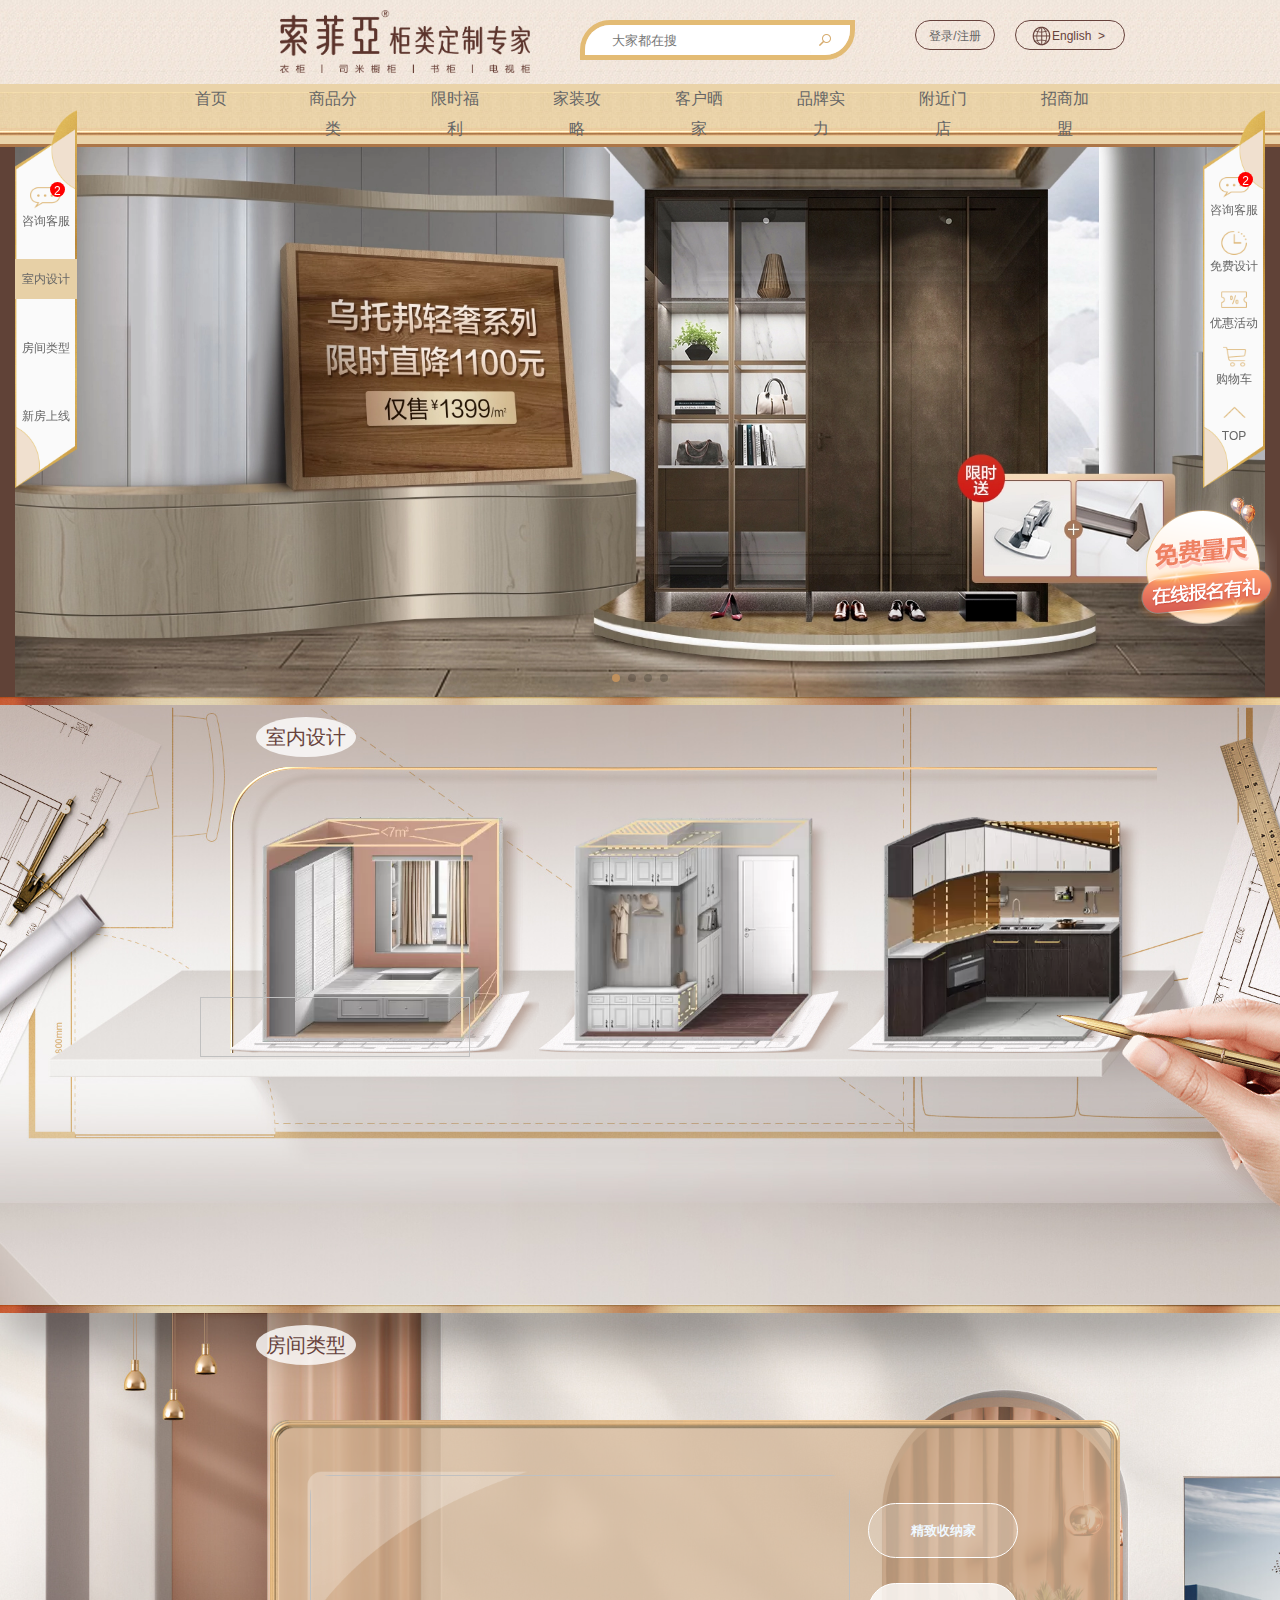
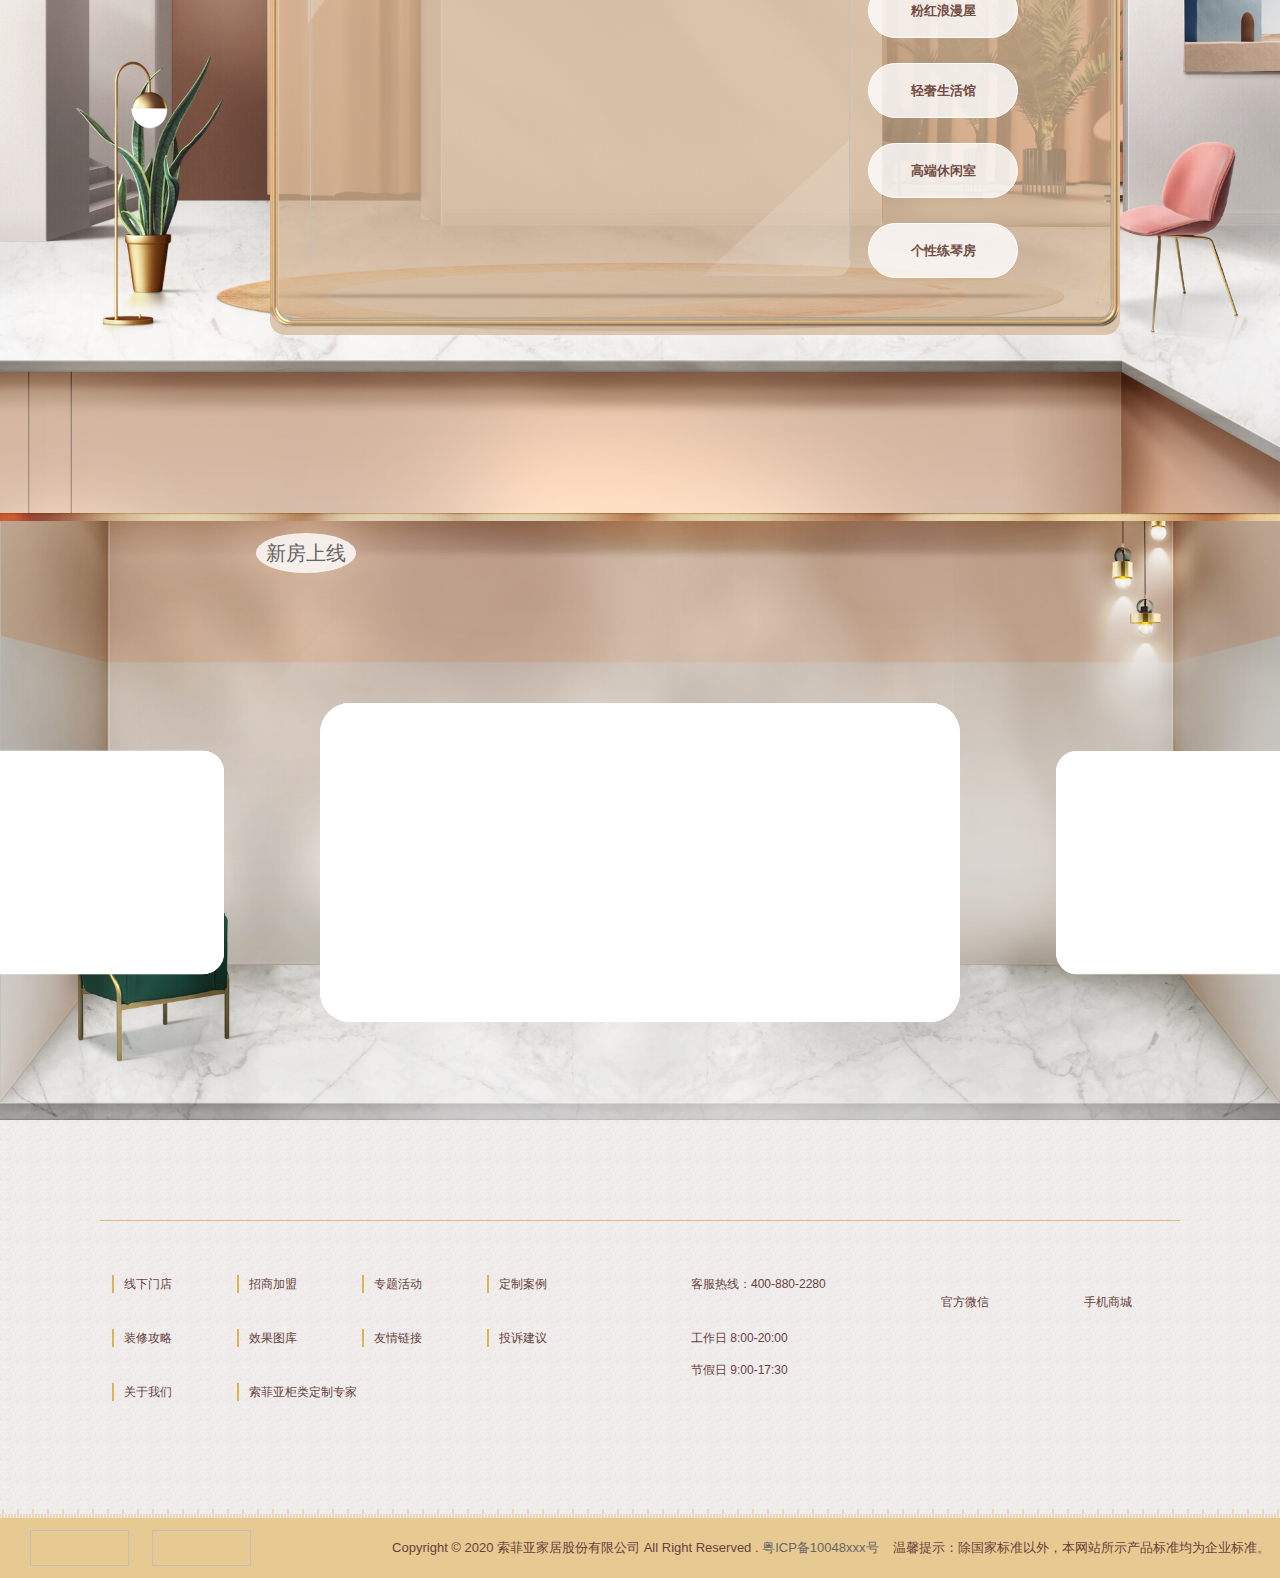
<file: index/index.html>
<!DOCTYPE html>
<html lang="en">

<head>
    <meta charset="UTF-8">
    <meta name="viewport" content="width=device-width, initial-scale=1.0">
    <link rel="shortcut icon" href="images/favicon.ico" />
    <!-- 引入头部样式 -->
    <link rel="stylesheet" href="css/commom.css">
    <!-- 引入基本样式 -->
    <link rel="stylesheet" href="css/base.css">
    <!-- 引入红包样式 -->
    <link rel="stylesheet" href="css/redpaper.css">
    <!-- 引入首页内容的样式 -->
    <link rel="stylesheet" href="css/index.css">
    <!-- 引入jq22的样式 -->
    <link rel="stylesheet" href="css/jq22.css">
    <link rel="stylesheet" href="css/swiper.min.css">
    <title>索菲亚家居专家</title>
</head>

<body>
    <!-- 红包弹出 -->
    <div class="activity">
        <div class="activity_content">
            <div class="activity_btn">
                <a href="javascript:;"><img data-src="./images/btn-1.png" alt=""></a>
            </div>
            <span class="close">
                <img data-src="./images/close.png" alt="">
            </span>
        </div>
    </div>

    <!-- 头部开始 -->
    <header class="header ">
        <h1>
            <a href="javascript:;" title="索菲亚家居"></a>
        </h1>
        <div class="search"><input type="text" placeholder="大家都在搜">
            <div class="icon_search"></div>
        </div>
        <div class="login"><a href="../login/登录页.html">登录/注册</a></div>
        <div class="language">
            <div class="text">English &nbsp;></div>
            <div class="icon_language"></div>
        </div>
    </header>

    <!-- 导航栏开始 -->
    <nav class="nav clearfix ">
        <ul class="menu clearfix">
            <li><a href="../index/index.html">首页</a></li>
            <li><a href="javascript:; ">商品分类</a>
                <ul class="nav_slidedown">
                    <li><a href="../goodsList-list/goodsList.html"><span></span>
                        <p>卧室</p></a>
                    </li>
                    <li><span></span>
                        <p>书房</p>
                    </li>
                    <li><span></span>
                        <p>青少年房</p>
                    </li>
                    <li><span></span>
                        <p>客餐厅</p>
                    </li>
                    <li><span></span>
                        <p>阳台</p>
                    </li>
                    <li><span></span>
                        <p>家居用品</p>
                    </li>
                    <li><span></span>
                        <p>全屋定制</p>
                    </li>
                </ul>
            </li>
            <li><a href="javascript:;">限时福利</a></li>
            <li><a href="javascript:;">家装攻略</a>
                <ul class="nav_slidedown">
                    <li><span></span>
                        <p>卧室</p>
                    </li>
                    <li><span></span>
                        <p>书房</p>
                    </li>
                    <li><span></span>
                        <p>青少年房</p>
                    </li>
                    <li><span></span>
                        <p>客餐厅</p>
                    </li>
                    <li><span></span>
                        <p>阳台</p>
                    </li>
                    <li><span></span>
                        <p>家居用品</p>
                    </li>
                    <li><span></span>
                        <p>全屋定制</p>
                    </li>
                </ul>
            </li>
            <li><a href="javascript:;">客户晒家</a></li>
            <li><a href="javascript:;">品牌实力</a></li>
            <li><a href="javascript:;">附近门店</a></li>
            <li><a href="javascript:;">招商加盟</a></li>
        </ul>
    </nav>

    <!-- 第一个轮播图 -->
    <div class="first_slideshow ">
        <!-- Swiper -->
        <div class="swiper-container">
            <div class="swiper-wrapper">
                <div class="swiper-slide"><img data-src="images/first_slideshow01.webp" alt=""></div>
                <div class="swiper-slide"><img data-src="images/first_slideshow02.webp" alt=""></div>
                <div class="swiper-slide"><img data-src="images/first_slideshow03.webp" alt=""></div>
                <div class="swiper-slide"><img data-src="images/first_slideshow04.webp" alt=""></div>
            </div>
            <!-- Add Pagination -->
            <div class="swiper-pagination"></div>
        </div>
    </div>

    <!-- 边界 -->
    <div class="border "><img data-src="images/border.jpg" alt=""></div>

    <!-- 弹跳动画背景 -->
    <div class="site_container ">
        <div class="houseType">室内设计</div>
        <div class="box_bg">
            <img data-src="images/bg_13.jpg" alt="">
            <img data-src="images/bg_14.jpg" alt="">
            <img data-src="images/bg_15.jpg" alt="">

        </div>
        <div class="bounce">
            <div class="bounce1"><img data-src="images/bounce01.webp" alt=""></div>
            <div class="bounce2"><img data-src="images/bounce02.webp" alt=""></div>
            <div class="bounce3"><img data-src="images/bounce03.webp" alt=""></div>
        </div>
        <div class="state">
            <img data-src="images/ruler.png" alt="" class="ruler">
            <div class="hand"></div>
        </div>
    </div>

    <!-- 边界 -->
    <div class="border"><img data-src="images/border.jpg" alt=""></div>

    <!-- 电视轮播图 -->
    <div class="tv_slideshow clearfix">
        <div class="houseType">房间类型</div>
        <div class="box_bg">
            <img data-src="images/bg_19.jpg" alt="">
            <img data-src="images/bg_20.jpg" alt="">
            <img data-src="images/bg_21.jpg" alt="">
            <img data-src="images/bg_22.jpg" alt="">
        </div>
        <div class="tv">
            <div id="zSlider">
                <div id="picshow">
                    <div id="picshow_img">
                        <ul>
                            <li>
                                <a href="javascript:;"><img data-src="images/tvslide1.webp"></a>
                            </li>
                            <li>
                                <a href="javascript:;"><img data-src="images/tvslide2.webp"></a>
                            </li>
                            <li>
                                <a href="javascript:;"><img data-src="images/tvslide3.webp"></a>
                            </li>
                            <li>
                                <a href="javascript:;"><img data-src="images/tvslide4.webp"></a>
                            </li>
                            <li>
                                <a href="javascript:;"><img data-src="images/tvslide5.webp"></a>
                            </li>
                        </ul>
                    </div>
                </div>
                <div id="select_btn">
                    <ul>
                        <li>
                            <a href="javascript:;"><span class="select_text">精致收纳家</span></a>
                        </li>
                        <li>
                            <a href="javascript:;"><span class="select_text">粉红浪漫屋</span></a>
                        </li>
                        <li>
                            <a href="javascript:;"><span class="select_text">轻奢生活馆</span></a>
                        </li>
                        <li>
                            <a href="javascript:;"><span class="select_text">高端休闲室</span></a>
                        </li>
                        <li>
                            <a href="javascript:;"><span class="select_text">个性练琴房</span></a>
                        </li>
                    </ul>
                </div>
            </div>
        </div>
    </div>

    <!-- 边界 -->
    <div class="border"><img data-src="images/border.jpg" alt=""></div>

    <!-- 旋转木马 -->
    <div class="horse">
        <p class="newHouse">新房上线</p>
        <div class="box_bg">
            <img data-src="images/bg_30.jpg" alt="">
            <img data-src="images/bg_31.jpg" alt="">
            <img data-src="images/bg_32.jpg" alt="">
        </div>
        <div class="horseSlide">
            <section class="pc-banner">
                <div class="swiper-container">
                    <div class="swiper-wrapper">
                        <div class="swiper-slide swiper-slide-center none-effect">
                            <a href="javascript:;"><img data-src="images/horse1.webp"></a>
                        </div>
                        <div class="swiper-slide">
                            <a href="javascript:;"><img data-src="images/horse2.webp"></a>
                        </div>
                        <div class="swiper-slide">
                            <a href="javascript:;"><img data-src="images/horse3.webp"></a>
                        </div>
                    </div>
                </div>
                <div class="swiper-pagination"></div>
        </div>
    </div>

    <!-- 底部开始 -->
    <div class="footer">
        <div class="container">
            <!-- 左 -->
            <div class="left">
                <ul>
                    <li><a href="javascript:;">线下门店</a></li>
                    <li><a href="javascript:;">招商加盟</a></li>
                    <li><a href="javascript:;">专题活动</a></li>
                    <li><a href="javascript:;">定制案例</a></li>
                    <li><a href="javascript:;">装修攻略</a></li>
                    <li><a href="javascript:;">效果图库</a></li>
                    <li><a href="javascript:;">友情链接</a></li>
                    <li><a href="javascript:;">投诉建议</a></li>
                    <li><a href="javascript:;">关于我们</a></li>
                    <li><a href="javascript:;">索菲亚柜类定制专家</a></li>
                </ul>
            </div>
            <!-- 中间 -->
            <div class="center">
                <span>客服热线：400-880-2280</span>
                <span>工作日 8:00-20:00</span>
                <span>节假日 9:00-17:30</span>
            </div>
            <!-- 右 -->
            <div class="right">
                <div class="wx">
                    <img data-src="./images/wechat_1.jpg" alt="">
                    <span>官方微信</span>
                </div>
                <div class="wx">
                    <img data-src="./images/wechat_2.jpg" alt="">
                    <span>手机商城</span>
                </div>
            </div>
        </div>
        <div class="links"></div>
        <div class="copy">
            <div class="container">
                <div class="copy_l">
                    <img data-src="./images/ren_01.png" alt="">
                    <img data-src="./images/ren_02.png" alt="">
                </div>
                <div class="copy_r">
                    <span>Copyright © 2020 索菲亚家居股份有限公司 All Right Reserved .</span>
                    <a href="javascript:;">粤ICP备10048xxx号</a>
                    <span>&nbsp;&nbsp; 温馨提示：除国家标准以外，本网站所示产品标准均为企业标准。
                    </span>
                </div>
            </div>

        </div>
    </div>

    <!-- 右侧边栏开始 -->
    <div class="broadside clearfix">
        <div class="broadside_box">
            <ul>
                <li class="kefu">
                    <a href="javascript:;" id="service">
                        <img data-src="images/aside_01.png" alt=""><span>2</span>
                        <br /> 咨询客服
                    </a>
                </li>
                <li>
                    <a href="javascript:;">
                        <img data-src="images/aside_02.png" alt="" class="kefu"><br /> 免费设计
                    </a>
                </li>
                <li>
                    <a href="javascript:;">
                        <img data-src="images/aside_03.png" alt="" class="kefu"><br /> 优惠活动
                    </a>
                </li>
                <li>
                    <a href="javascript:;">
                        <img data-src="images/aside_04.png" alt="" class="kefu"><br /> 购物车
                    </a>
                </li>
                <li>
                    <a href="javascript:;" id="scroll_top">
                        <img data-src="images/aside_05.png" alt=""><br /> TOP
                    </a>
                </li>
            </ul>
        </div>
        <div class="flex_right_icon"><img data-src="images/right-icon.png" alt=""></div>
    </div>

    <!-- 左侧边栏开始 -->
    <div class="broadside clearfix" id="leftBroadside">
        <div class="broadside_box">
            <ul>
                <li class="kefu">
                    <a href="javascript:;">
                        <img data-src="images/aside_01.png" alt=""><span>2</span>
                        <br /> 咨询客服
                    </a>
                </li>
                <li>
                    <a href="javascript:;" class="houseDesignA" style="display: block; height: 40px; line-height: 40px;">
                        室内设计
                    </a>
                </li>
                <li>
                    <a href="javascript:;" class="houseTypeA" style="display: block; height: 40px;line-height: 40px;">
                        房间类型
                    </a>
                </li>
                <li>
                    <a href="javascript:;" class="newHouseA" style="display: block; height: 40px;line-height: 40px;">
                        新房上线
                    </a>
                </li>
            </ul>
        </div>
    </div>

    <!-- 底边栏  预约框 -->
    <div class="subscribe">
        <span>在线报名有礼</span>
        <input type="text" placeholder="请输入姓名">
        <input type="text" placeholder="请输入手机号">
        <select name="" id="">
            <option>广东省</option>
            <option>广西省</option>
        </select>
        <select name="" id="">
            <option>广州市</option>
            <option>梅州市</option>
        </select>
        <select name="" id="">
            <option>白云区</option>
            <option>天河区</option>
        </select>
        <img data-src="images/fixed_bottom_btn.png" alt="">
        <img data-src="images/bottom-close.png" class="bottom-close" alt="">
    </div>

    <!-- 引入jQ库 -->
    <script src="../lib/jquery-1.12.4.js"></script>
    <script src="js/swiper.min.js"></script>
    <!-- Swiper JS  使用了第一个大轮播图-->
    <!-- 引入首页的js -->
    <script src="js/index.js"></script>
    <!-- 引用jq22的js，使用了tv的轮播图 -->
    <script type="text/javascript" src="js/jq22.js"></script>
    <!-- 引入公用的js -->
    <script src="js/commom.js"></script>
</body>

</html>
</file>
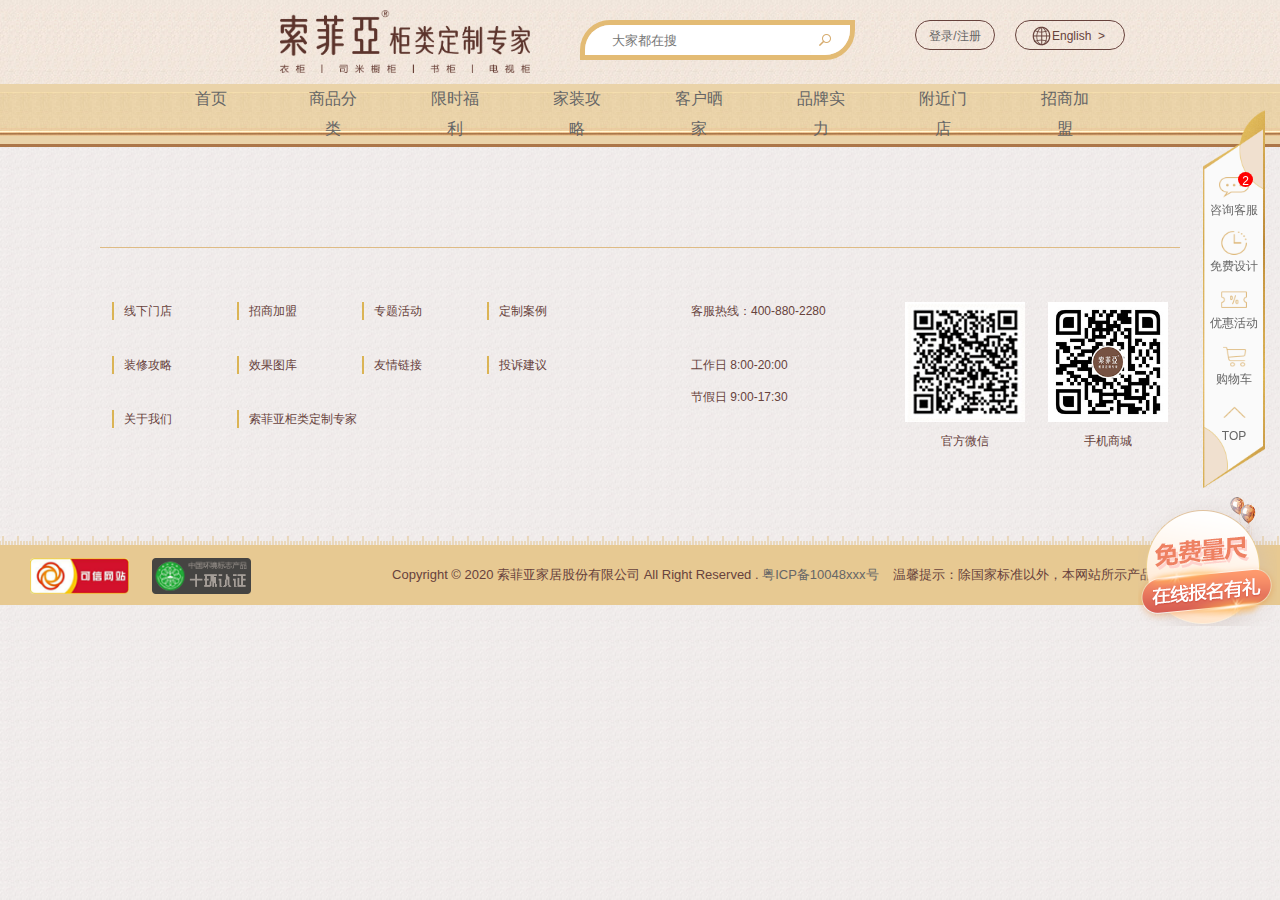
<file: cart/cart.html>
<!DOCTYPE html>
<html lang="en">

<head>
    <meta charset="UTF-8">
    <meta name="viewport" content="width=device-width, initial-scale=1.0">
    <title>Document</title>
    <link rel="stylesheet" href="css/commom.css">
    <link rel="stylesheet" href="css/base.css">
    <link rel="stylesheet" href="./css/cart.css">
</head>

<body>
    <!-- 头部开始 -->
    <header class="header ">
        <h1>
            <a href="../index/index.html" title="索菲亚家居"></a>
        </h1>
        <div class="search"><input type="text" placeholder="大家都在搜">
            <div class="icon_search"></div>
        </div>
        <div class="login"><a href="./../login/login.html">登录/注册</a></div>
        <div class="language">
            <div class="text">English &nbsp;></div>
            <div class="icon_language"></div>
        </div>
    </header>

    <!-- 导航栏开始 -->
    <nav class="nav clearfix ">
        <ul class="menu clearfix">
            <li><a href="../index/index.html">首页</a>
            </li>
            <li><a href="javascript:; ">商品分类</a>
                <ul class="nav_slidedown">
                    <li><span></span>
                        <p>卧室</p>
                    </li>
                    <li><span></span>
                        <p>书房</p>
                    </li>
                    <li><span></span>
                        <p>青少年房</p>
                    </li>
                    <li><span></span>
                        <p>客餐厅</p>
                    </li>
                    <li><span></span>
                        <p>阳台</p>
                    </li>
                    <li><span></span>
                        <p>家居用品</p>
                    </li>
                    <li><span></span>
                        <p>全屋定制</p>
                    </li>
                </ul>
            </li>
            <li><a href="javascript:;">限时福利</a></li>
            <li><a href="javascript:;">家装攻略</a>
                <ul class="nav_slidedown">
                    <li><span></span>
                        <p>卧室</p>
                    </li>
                    <li><span></span>
                        <p>书房</p>
                    </li>
                    <li><span></span>
                        <p>青少年房</p>
                    </li>
                    <li><span></span>
                        <p>客餐厅</p>
                    </li>
                    <li><span></span>
                        <p>阳台</p>
                    </li>
                    <li><span></span>
                        <p>家居用品</p>
                    </li>
                    <li><span></span>
                        <p>全屋定制</p>
                    </li>
                </ul>
            </li>
            <li><a href="javascript:;">客户晒家</a></li>
            <li><a href="javascript:;">品牌实力</a></li>
            <li><a href="javascript:;">附近门店</a></li>
            <li><a href="javascript:;">招商加盟</a></li>
        </ul>
    </nav>
    <div class="goodsList">
        <!-- ---------------------------shop_car---------------------- -->
        <div class="shop_car">
            <span class="shouye"><a href="#">首页</a></span> >
            <span class="gouwuche">购物车</span>
        </div>
        <div class="cart-header">
            <div class="row">
                <div class=" cell col-1">
                    <input type="checkbox" class="pick-all" checked>全选
                </div>
                <div class="cell col-4">商品信息</div>
                <div class="cell col-1">单价</div>
                <div class="num-cell col-1">数量</div>
                <div class="cell col-1">小计</div>
                <div class="cell col-1">操作</div>
            </div>

        </div>



        <!-- 
        <div class="item">
            <input type="checkbox" ${item.checked ? 'checked' : ''} class="pick">
            <div class="pic">
                <img src="${item.imgSrc}" alt="">
            </div>
            <div class="item_info">
                <p class="dingzhi">${item.name}</p>
                <p class="guige">规格：<span>定制诚意金(具体价格以设计方案为准)</span></p>
            </div>
            <div class="shopping_price"><span class="qian">￥<class class="total-money">${item.price}</class></span></div>
            <div class="shopping_num">
                <a href="javascript:void(0);"><input type="button" value="-" class="shopping_num_left"></a>
                <input type="text" value="${item.count}" class="txt_shopping_num">
                <a href="javascript:void(0);"> <input type="button" value="+" class="shopping_num_right"></a>
            </div>
            <div class="shopping_subtotal"><span class="qian">￥<class class="total-money">${item.price * item.count}</class></span>
            </div>
            <div class="shopping_del">
                <a href="javascript:void(0);">删除</a>
            </div>
        </div> -->


        <!-- -----------------------------item-list----------------- -->

        <div class="item-list">

        </div>

        <div class="total-of">
            <div class="row">
                <div class=" cell col-1">
                    <input type="checkbox" class="pick-all" checked>全选
                </div>
                <div class="cell col-4 delall"><a href="#">批量删除</a></div>
                <div class="cell col-1 tc xuanze">
                    已选<span class="selected">0</span>种商品
                </div>
                <div class="cell col-1 heji">合计(不含运费):</div>
                <div class="cell col-1 tc zongji">
                    <span class="qianqian">￥</span><span class="total-moneys">0.00</span>
                </div>
                <div class="settlement">
                    <a href="../jiesuan/jiesuan.html">结&nbsp;算</a>
                </div>
            </div>
        </div>
    </div>

    <!-------------------------结算--------------------- -->


    </div>





    <!-- 底部开始 -->
    <div class="footer">
        <div class="container">
            <!-- 左 -->
            <div class="left">
                <ul>
                    <li><a href="javascript:;">线下门店</a></li>
                    <li><a href="javascript:;">招商加盟</a></li>
                    <li><a href="javascript:;">专题活动</a></li>
                    <li><a href="javascript:;">定制案例</a></li>
                    <li><a href="javascript:;">装修攻略</a></li>
                    <li><a href="javascript:;">效果图库</a></li>
                    <li><a href="javascript:;">友情链接</a></li>
                    <li><a href="javascript:;">投诉建议</a></li>
                    <li><a href="javascript:;">关于我们</a></li>
                    <li><a href="javascript:;">索菲亚柜类定制专家</a></li>
                </ul>
            </div>
            <!-- 中间 -->
            <div class="center">
                <span>客服热线：400-880-2280</span>
                <span>工作日 8:00-20:00</span>
                <span>节假日 9:00-17:30</span>
            </div>
            <!-- 右 -->
            <div class="right">
                <div class="wx">
                    <img src="./images/wechat_1.jpg" alt="">
                    <span>官方微信</span>
                </div>
                <div class="wx">
                    <img src="./images/wechat_2.jpg" alt="">
                    <span>手机商城</span>
                </div>
            </div>
        </div>
        <div class="links"></div>
        <div class="copy">
            <div class="container">
                <div class="copy_l">
                    <img src="./images/ren_01.png" alt="">
                    <img src="./images/ren_02.png" alt="">
                </div>
                <div class="copy_r">
                    <span>Copyright © 2020 索菲亚家居股份有限公司 All Right Reserved .</span>
                    <a href="javascript:;">粤ICP备10048xxx号</a>
                    <span>&nbsp;&nbsp; 温馨提示：除国家标准以外，本网站所示产品标准均为企业标准。
                    </span>
                </div>
            </div>

        </div>
    </div>

    <!-- 侧边栏开始 -->
    <div class="broadside clearfix">
        <div class="broadside_box">
            <ul>
                <li class="kefu">
                    <a href="javascript:;">
                        <img src="images/aside_01.png" alt=""><span>2</span>
                        <br /> 咨询客服
                    </a>
                </li>
                <li>
                    <a href="javascript:;">
                        <img src="images/aside_02.png" alt="" class="kefu"><br /> 免费设计
                    </a>
                </li>
                <li>
                    <a href="javascript:;">
                        <img src="images/aside_03.png" alt="" class="kefu"><br /> 优惠活动
                    </a>
                </li>
                <li>
                    <a href="javascript:;">
                        <img src="images/aside_04.png" alt="" class="kefu"><br /> 购物车
                    </a>
                </li>
                <li>
                    <a href="javascript:;" id="scroll_top">
                        <img src="images/aside_05.png" alt=""><br /> TOP
                    </a>
                </li>
            </ul>
        </div>
        <div class="flex_right_icon"><img src="images/right-icon.png" alt=""></div>
    </div>

    <!-- 底边栏  预约框 -->
    <div class="subscribe">
        <span>在线报名有礼</span>
        <input type="text" placeholder="请输入姓名">
        <input type="text" placeholder="请输入手机号">
        <select name="" id="">
            <option>广东省</option>
            <option>广西省</option>
        </select>
        <select name="" id="">
            <option>广州市</option>
            <option>梅州市</option>
        </select>
        <select name="" id="">
            <option>白云区</option>
            <option>天河区</option>
        </select>
        <img src="images/fixed_bottom_btn.png" alt="">
        <img src="images/bottom-close.png" class="bottom-close" alt="">
    </div>

    <!-- 引用jQ文件 -->
    <script src="js/jQuery.js"></script>
    <!-- 引入共用js -->
    <script src="js/commom.js"></script>
    <!-- 引入cartJS文件 -->
    <script src="./js/cart.js"></script>
    <script>
    </script>
</body>

</html>
</file>
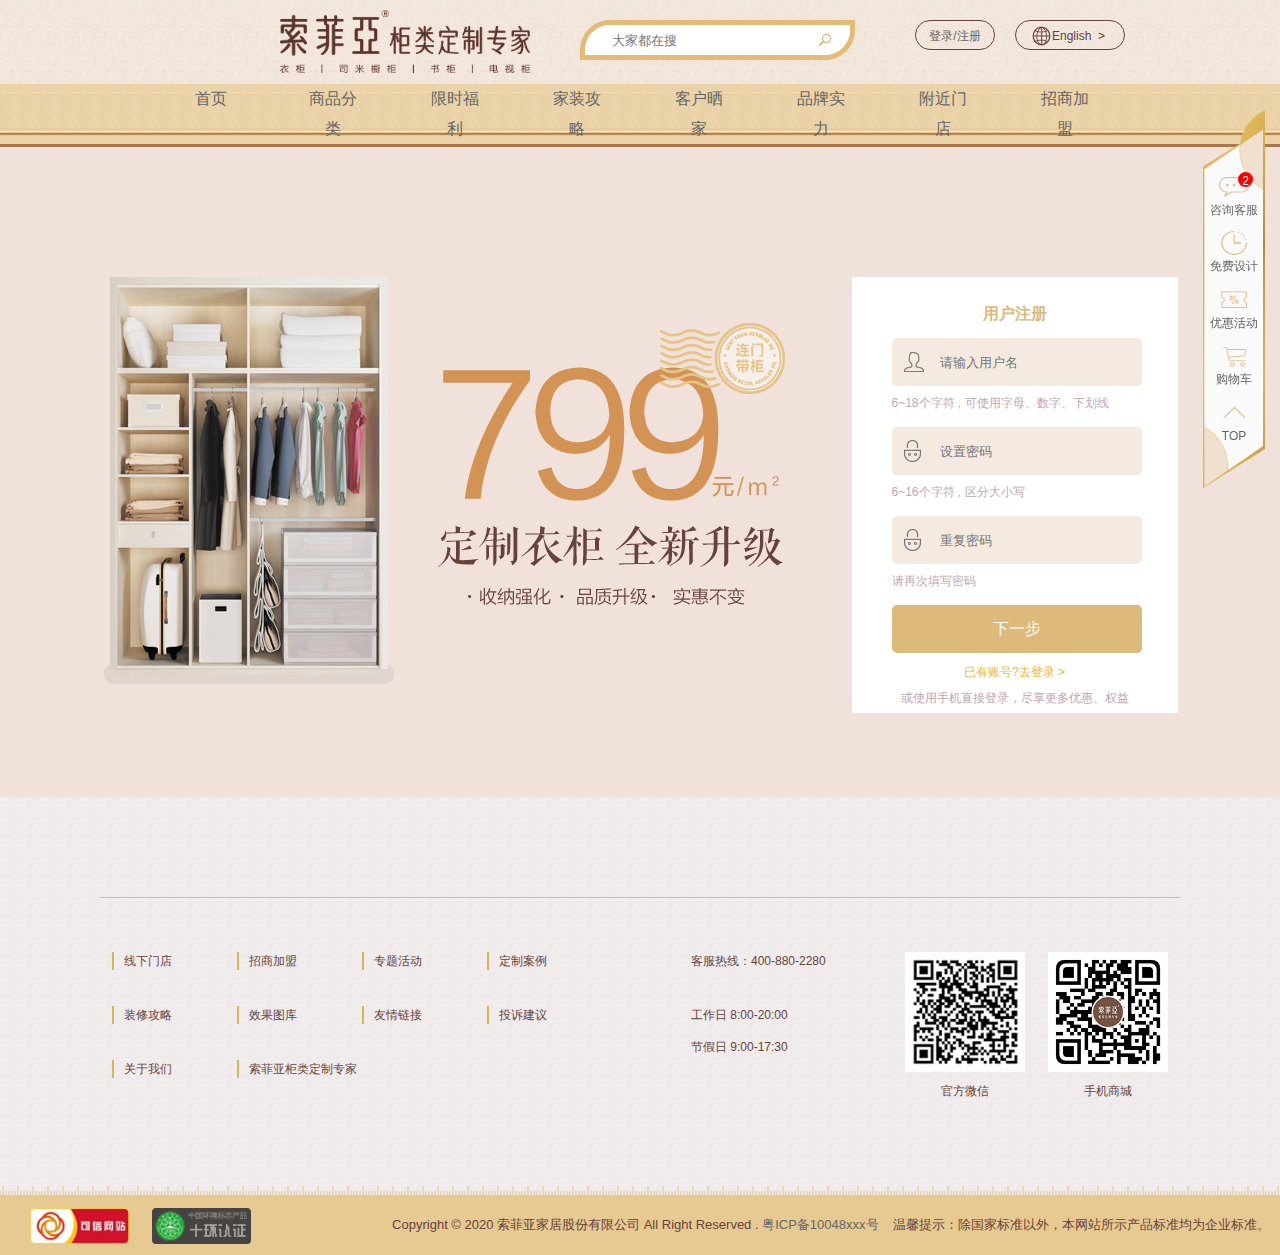
<file: login/注册页.html>
<!DOCTYPE html>
<html lang="en">

<head>
    <meta charset="UTF-8">
    <meta name="viewport" content="width=device-width, initial-scale=1.0">
    <link rel="shortcut icon" href="images/favicon.ico" />
    <!-- 引入头部样式 -->
    <link rel="stylesheet" href="css/commom.css">
    <!-- 引入基本样式 -->
    <link rel="stylesheet" href="css/base.css">
    <!-- 引入红包样式 -->
    <link rel="stylesheet" href="css/redpaper.css">
    <!-- 引入首页内容的样式 -->
    <link rel="stylesheet" href="css/index.css">
    <!-- 引入jq22的样式 -->
    <link rel="stylesheet" href="css/jq22.css">
    <link rel="stylesheet" href="css/swiper.min.css">
    <link rel="stylesheet" href="css/register.css">
    <title>索菲亚家居专家</title>
</head>

<body>
    <!-- 头部开始 -->
    <header class="header ">
        <h1>
            <a href="../index/index.html;" title="索菲亚家居"></a>
        </h1>
        <div class="search"><input type="text" placeholder="大家都在搜">
            <div class="icon_search"></div>
        </div>
        <div class="login"><a href="javascript:;">登录/注册</a></div>
        <div class="language">
            <div class="text">English &nbsp;></div>
            <div class="icon_language"></div>
        </div>
    </header>
    <!-- 导航栏开始 -->
    <nav class="nav clearfix ">
        <ul class="menu clearfix">
            <li><a href="../index/index.html">首页</a></li>
            <li><a href="javascript:; ">商品分类</a>
                <ul class="nav_slidedown">
                    <li><span></span>
                        <p>卧室</p>
                    </li>
                    <li><span></span>
                        <p>书房</p>
                    </li>
                    <li><span></span>
                        <p>青少年房</p>
                    </li>
                    <li><span></span>
                        <p>客餐厅</p>
                    </li>
                    <li><span></span>
                        <p>阳台</p>
                    </li>
                    <li><span></span>
                        <p>家居用品</p>
                    </li>
                    <li><span></span>
                        <p>全屋定制</p>
                    </li>
                </ul>
            </li>
            <li><a href="javascript:;">限时福利</a></li>
            <li><a href="javascript:;">家装攻略</a>
                <ul class="nav_slidedown">
                    <li><span></span>
                        <p>卧室</p>
                    </li>
                    <li><span></span>
                        <p>书房</p>
                    </li>
                    <li><span></span>
                        <p>青少年房</p>
                    </li>
                    <li><span></span>
                        <p>客餐厅</p>
                    </li>
                    <li><span></span>
                        <p>阳台</p>
                    </li>
                    <li><span></span>
                        <p>家居用品</p>
                    </li>
                    <li><span></span>
                        <p>全屋定制</p>
                    </li>
                </ul>
            </li>
            <li><a href="javascript:;">客户晒家</a></li>
            <li><a href="javascript:;">品牌实力</a></li>
            <li><a href="javascript:;">附近门店</a></li>
            <li><a href="javascript:;">招商加盟</a></li>
        </ul>
    </nav>
    <div class="register-box">
        <img src="index/login_bg.png" alt="">
        <div class="register-kuang">
            <div class="register">
                <h2>用户注册</h2>
                <ul>
                    <li>
                        <input type="text" placeholder="请输入用户名" class="user-register">
                        <p class="user-register-p">6~18个字符 , 可使用字母、数字、下划线</p>
                    </li>
                    <li>
                        <input type="password" placeholder="设置密码" class="setPass-register">
                        <p class="pass-register-p">6~16个字符 , 区分大小写</p>
                    </li>
                    <li>
                        <input type="password" placeholder="重复密码" class="affirmPass-register">
                        <p>请再次填写密码</p>
                    </li>
                    <li>
                        <button>下一步</button>
                    </li>
                </ul>
                <a href="登录页.html" class="last-jump">已有账号?去登录 ></a>
                <p>或使用手机直接登录，尽享更多优惠、权益</p>
            </div>
            <!-- 账号注册 -->
            <div class="finish-Rge">
                <h2>完成注册</h2>
                <ul>
                    <li><input type="text" placeholder="请输入手机号" class="finish-pho"></li>
                    <li><input type="text" placeholder="验证码">
                        <img src="index/index2.png" alt=""></li>
                    <li><input type="text" placeholder="校验版">
                        <button class="gain-Code">获取验证码</button></li>
                    <li><button class="register-finish">完成注册</button></li>
                </ul>
                <p>
                    <div class="finish-user">
                        <p class="finish-check">√</p>
                    </div>
                    <a href="javascript:;" class="finish-Argee">同意《索菲亚用户协议》</a>
                    <a href="登录页.html" style="color:#f1b346;">账号登录</a></p>
            </div>
        </div>

    </div>
    <!-- 底部开始 -->
    <div class="footer">
        <div class="container">
            <!-- 左 -->
            <div class="left">
                <ul>
                    <li><a href="javascript:;">线下门店</a></li>
                    <li><a href="javascript:;">招商加盟</a></li>
                    <li><a href="javascript:;">专题活动</a></li>
                    <li><a href="javascript:;">定制案例</a></li>
                    <li><a href="javascript:;">装修攻略</a></li>
                    <li><a href="javascript:;">效果图库</a></li>
                    <li><a href="javascript:;">友情链接</a></li>
                    <li><a href="javascript:;">投诉建议</a></li>
                    <li><a href="javascript:;">关于我们</a></li>
                    <li><a href="javascript:;">索菲亚柜类定制专家</a></li>
                </ul>
            </div>
            <!-- 中间 -->
            <div class="center">
                <span>客服热线：400-880-2280</span>
                <span>工作日 8:00-20:00</span>
                <span>节假日 9:00-17:30</span>
            </div>
            <!-- 右 -->
            <div class="right">
                <div class="wx">
                    <img src="./images/wechat_1.jpg" alt="">
                    <span>官方微信</span>
                </div>
                <div class="wx">
                    <img src="./images/wechat_2.jpg" alt="">
                    <span>手机商城</span>
                </div>
            </div>
        </div>
        <div class="links"></div>
        <div class="copy">
            <div class="container">
                <div class="copy_l">
                    <img src="./images/ren_01.png" alt="">
                    <img src="./images/ren_02.png" alt="">
                </div>
                <div class="copy_r">
                    <span>Copyright © 2020 索菲亚家居股份有限公司 All Right Reserved .</span>
                    <a href="javascript:;">粤ICP备10048xxx号</a>
                    <span>&nbsp;&nbsp; 温馨提示：除国家标准以外，本网站所示产品标准均为企业标准。
                    </span>
                </div>
            </div>

        </div>
    </div>
    <!-- 侧边栏开始 -->
    <div class="broadside clearfix">
        <div class="broadside_box">
            <ul>
                <li class="kefu">
                    <a href="javascript:;">
                        <img src="images/aside_01.png" alt=""><span>2</span>
                        <br /> 咨询客服
                    </a>
                </li>
                <li>
                    <a href="javascript:;">
                        <img src="images/aside_02.png" alt="" class="kefu"><br /> 免费设计
                    </a>
                </li>
                <li>
                    <a href="javascript:;">
                        <img src="images/aside_03.png" alt="" class="kefu"><br /> 优惠活动
                    </a>
                </li>
                <li>
                    <a href="javascript:;">
                        <img src="images/aside_04.png" alt="" class="kefu"><br /> 购物车
                    </a>
                </li>
                <li>
                    <a href="javascript:;" id="scroll_top">
                        <img src="images/aside_05.png" alt=""><br /> TOP
                    </a>
                </li>
            </ul>
        </div>
    </div>
    <!-- 引入jQ库 -->
    <script src="../lib/jquery-1.12.4.js"></script>
    <script src="js/swiper.min.js"></script>
    <!-- Swiper JS  使用了第一个大轮播图-->
    <!-- 引入首页的js -->
    <script src="js/index.js"></script>
    <!-- 引用jq22的js，使用了tv的轮播图 -->
    <script type="text/javascript" src="js/jq22.js"></script>
    <!-- 引入公用的js -->
    <script src="js/commom.js"></script>
    <script src="js/jquery-1.12.4.js"></script>
    <script src="js/login.js"></script>
    <script src="js/register.js"></script>

</body>

</html>
</file>
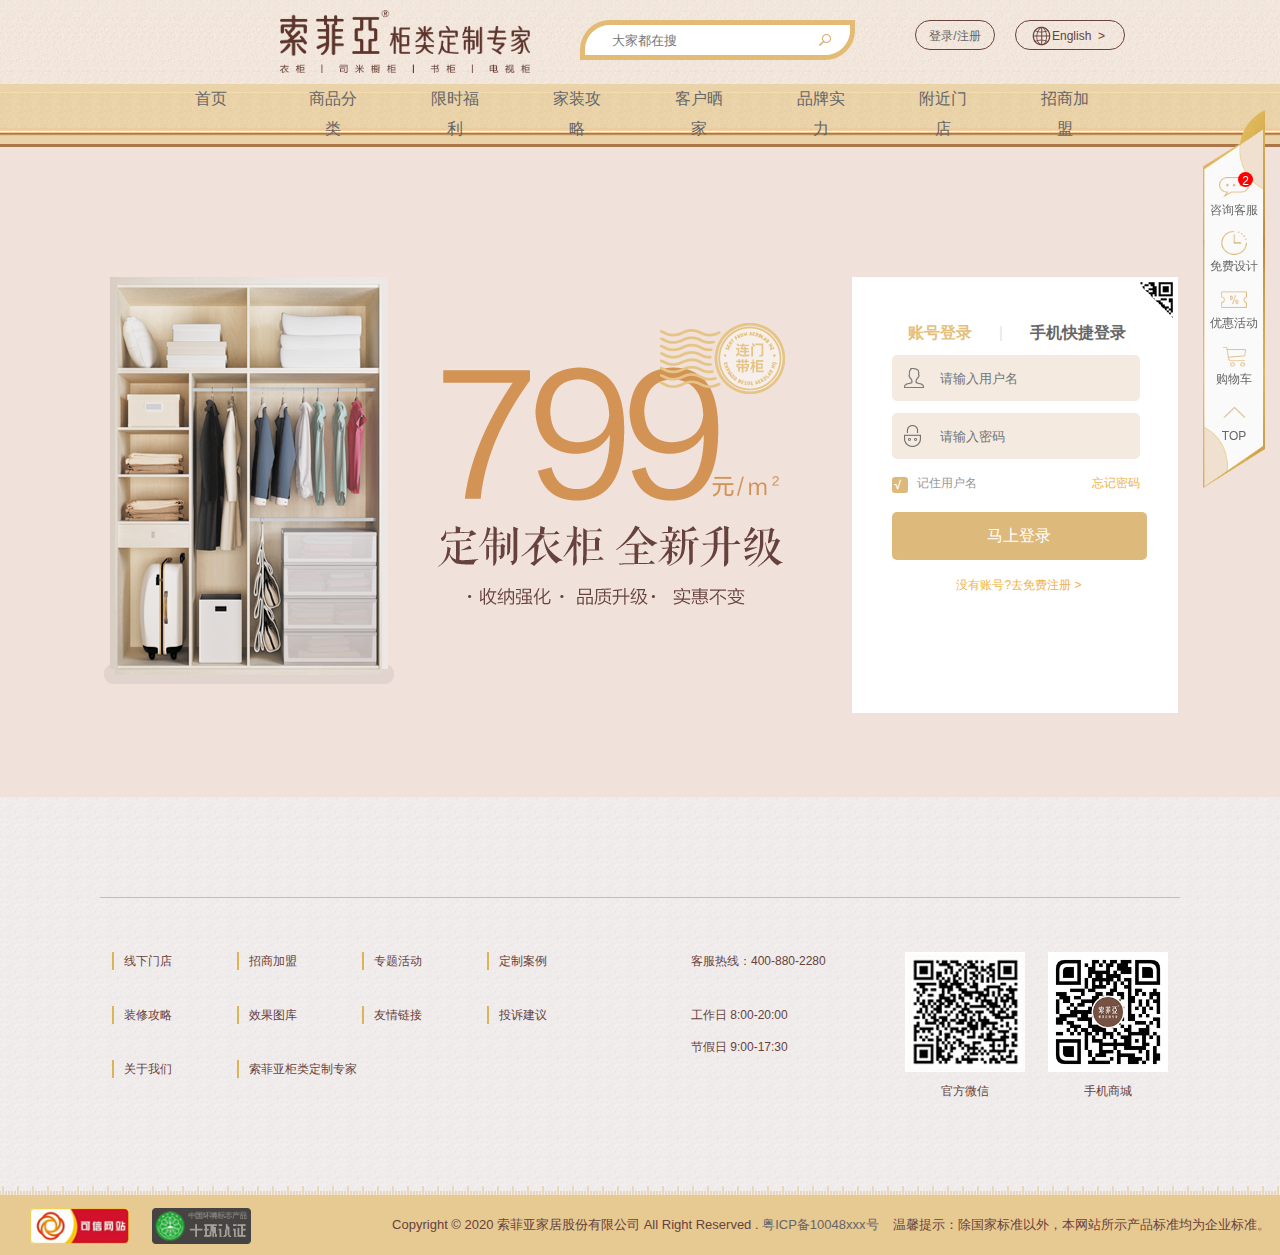
<file: login/登录页.html>
<!DOCTYPE html>
<html lang="en">

<head>
    <meta charset="UTF-8">
    <meta name="viewport" content="width=device-width, initial-scale=1.0">
    <link rel="shortcut icon" href="images/favicon.ico" />
    <!-- 引入头部样式 -->
    <link rel="stylesheet" href="css/commom.css">
    <!-- 引入基本样式 -->
    <link rel="stylesheet" href="css/base.css">
    <!-- 引入红包样式 -->
    <link rel="stylesheet" href="css/redpaper.css">
    <!-- 引入首页内容的样式 -->
    <link rel="stylesheet" href="css/index.css">
    <!-- 引入jq22的样式 -->
    <link rel="stylesheet" href="css/jq22.css">
    <link rel="stylesheet" href="css/swiper.min.css">
    <link rel="stylesheet" href="css/登录页.css">
    <title>索菲亚家居专家</title>
</head>

<body>
    <!-- 头部开始 -->
    <header class="header ">
        <h1>
            <a href="../index/index.html" title="索菲亚家居"></a>
        </h1>
        <div class="search"><input type="text" placeholder="大家都在搜">
            <div class="icon_search"></div>
        </div>
        <div class="login"><a href="javascript:;">登录/注册</a></div>
        <div class="language">
            <div class="text">English &nbsp;></div>
            <div class="icon_language"></div>
        </div>
    </header>
    <!-- 导航栏开始 -->
    <nav class="nav clearfix ">
        <ul class="menu clearfix">
            <li><a href="../index/index.html">首页</a></li>
            <li><a href="javascript:; ">商品分类</a>
                <ul class="nav_slidedown">
                    <li><span></span>
                        <p>卧室</p>
                    </li>
                    <li><span></span>
                        <p>书房</p>
                    </li>
                    <li><span></span>
                        <p>青少年房</p>
                    </li>
                    <li><span></span>
                        <p>客餐厅</p>
                    </li>
                    <li><span></span>
                        <p>阳台</p>
                    </li>
                    <li><span></span>
                        <p>家居用品</p>
                    </li>
                    <li><span></span>
                        <p>全屋定制</p>
                    </li>
                </ul>
            </li>
            <li><a href="javascript:;">限时福利</a></li>
            <li><a href="javascript:;">家装攻略</a>
                <ul class="nav_slidedown">
                    <li><span></span>
                        <p>卧室</p>
                    </li>
                    <li><span></span>
                        <p>书房</p>
                    </li>
                    <li><span></span>
                        <p>青少年房</p>
                    </li>
                    <li><span></span>
                        <p>客餐厅</p>
                    </li>
                    <li><span></span>
                        <p>阳台</p>
                    </li>
                    <li><span></span>
                        <p>家居用品</p>
                    </li>
                    <li><span></span>
                        <p>全屋定制</p>
                    </li>
                </ul>
            </li>
            <li><a href="javascript:;">客户晒家</a></li>
            <li><a href="javascript:;">品牌实力</a></li>
            <li><a href="javascript:;">附近门店</a></li>
            <li><a href="javascript:;">招商加盟</a></li>
        </ul>
    </nav>
    <div class="login-box">
        <img src="index/login_bg.png" alt="">
        <div class="login-kuang">
            <div class="verify">
                <div class="QRcode"></div>
                <div class="login-num">
                    <a href="#" class="num">账号登录</a>
                    <span>|</span>
                    <a href="#" class="phone">手机快捷登录</a>
                </div>
                <!-- 账号登录 -->
                <div class="login-one">
                    <div class="login-input">
                        <input type="text" placeholder="请输入用户名" class="Upinput-user">
                        <input type="password" placeholder="请输入密码" class="Downinput">
                    </div>
                    <div class="login-pass">
                        <div class="user">
                            <p>√</p>
                        </div>
                        <span>记住用户名</span>
                        <a href="#" class="find-passWord">忘记密码</a>
                    </div>
                    <div class="login-bottom">
                        <button class="login-btn">马上登录</button>
                        <a href="注册页.html">没有账号?去免费注册 ></a>
                    </div>
                </div>
                <!-- 手机快捷登录 -->
                <div class="login-two">
                    <div class="login-phone">
                        <input type="text" placeholder="请输入手机号">
                    </div>
                    <div class="phone-yan">
                        <input type="text" placeholder="验证码">
                        <img src="index/index.png" alt="">
                        <input type="text" placeholder="校验码" class="jiaoYanMa">
                        <button>获取校验码</button>
                    </div>
                    <div class="logintwo-bottom">
                        <button class="logintwo-btn">马上登录</button>
                        <a href="注册页.html">没有账号?去免费注册 ></a>
                    </div>
                </div>
            </div>
            <!-- 二维码登录 -->
            <div class="scanWX">
                <div class="qie-huan"></div>
                <div class="login-three">
                    <div class="lg-header">
                        微信扫码快速登录
                    </div>
                    <div class="wx-ma"></div>
                    <a href="注册页.html">没有账号?去免费注册 ></a>
                </div>
            </div>
            <!-- 修改密码  -->
            <div class="find-pass">
                <h2><a href="">修改密码</a></h2>
                <input type="text" class="findP-phone" placeholder="请输入手机号">
                <div class="find-yan">
                    <input type="text" placeholder="验证码">
                    <button>获取验证码</button>
                </div>
                <ul class="new-Password">
                    <li><input type="password" placeholder="请输入新密码" class="newPass-up">
                        <p>建议数字、字母及下划线两种以上的组合</p>
                    </li>
                    <li><input type="password" placeholder="请确认新密码" class="newPass-down">
                        <div>两次密码不一致</div>
                    </li>
                    <li>
                        <button class="newPass-foot">修改密码</button>
                    </li>
                    <li>
                        <span><a href="#" class="return-log">返回登录 ></a></span>
                    </li>
                </ul>

            </div>
        </div>
    </div>
    <script src="js/jquery-1.12.4.js"></script>
    <script src="js/login.js"></script>
    <!-- 底部开始 -->
    <div class="footer">
        <div class="container">
            <!-- 左 -->
            <div class="left">
                <ul>
                    <li><a href="javascript:;">线下门店</a></li>
                    <li><a href="javascript:;">招商加盟</a></li>
                    <li><a href="javascript:;">专题活动</a></li>
                    <li><a href="javascript:;">定制案例</a></li>
                    <li><a href="javascript:;">装修攻略</a></li>
                    <li><a href="javascript:;">效果图库</a></li>
                    <li><a href="javascript:;">友情链接</a></li>
                    <li><a href="javascript:;">投诉建议</a></li>
                    <li><a href="javascript:;">关于我们</a></li>
                    <li><a href="javascript:;">索菲亚柜类定制专家</a></li>
                </ul>
            </div>
            <!-- 中间 -->
            <div class="center">
                <span>客服热线：400-880-2280</span>
                <span>工作日 8:00-20:00</span>
                <span>节假日 9:00-17:30</span>
            </div>
            <!-- 右 -->
            <div class="right">
                <div class="wx">
                    <img src="./images/wechat_1.jpg" alt="">
                    <span>官方微信</span>
                </div>
                <div class="wx">
                    <img src="./images/wechat_2.jpg" alt="">
                    <span>手机商城</span>
                </div>
            </div>
        </div>
        <div class="links"></div>
        <div class="copy">
            <div class="container">
                <div class="copy_l">
                    <img src="./images/ren_01.png" alt="">
                    <img src="./images/ren_02.png" alt="">
                </div>
                <div class="copy_r">
                    <span>Copyright © 2020 索菲亚家居股份有限公司 All Right Reserved .</span>
                    <a href="javascript:;">粤ICP备10048xxx号</a>
                    <span>&nbsp;&nbsp; 温馨提示：除国家标准以外，本网站所示产品标准均为企业标准。
                    </span>
                </div>
            </div>

        </div>
    </div>
    <!-- 侧边栏开始 -->
    <div class="broadside clearfix">
        <div class="broadside_box">
            <ul>
                <li class="kefu">
                    <a href="javascript:;">
                        <img src="images/aside_01.png" alt=""><span>2</span>
                        <br /> 咨询客服
                    </a>
                </li>
                <li>
                    <a href="javascript:;">
                        <img src="images/aside_02.png" alt="" class="kefu"><br /> 免费设计
                    </a>
                </li>
                <li>
                    <a href="javascript:;">
                        <img src="images/aside_03.png" alt="" class="kefu"><br /> 优惠活动
                    </a>
                </li>
                <li>
                    <a href="javascript:;">
                        <img src="images/aside_04.png" alt="" class="kefu"><br /> 购物车
                    </a>
                </li>
                <li>
                    <a href="javascript:;" id="scroll_top">
                        <img src="images/aside_05.png" alt=""><br /> TOP
                    </a>
                </li>
            </ul>
        </div>
    </div>
    <!-- 引入jQ库 -->
    <script src="../lib/jquery-1.12.4.js"></script>
    <script src="js/swiper.min.js"></script>
    <!-- Swiper JS  使用了第一个大轮播图-->
    <!-- 引入首页的js -->
    <script src="js/index.js"></script>
    <!-- 引用jq22的js，使用了tv的轮播图 -->
    <script type="text/javascript" src="js/jq22.js"></script>
    <!-- 引入公用的js -->
    <script src="js/commom.js"></script>

</body>

</html>
</file>
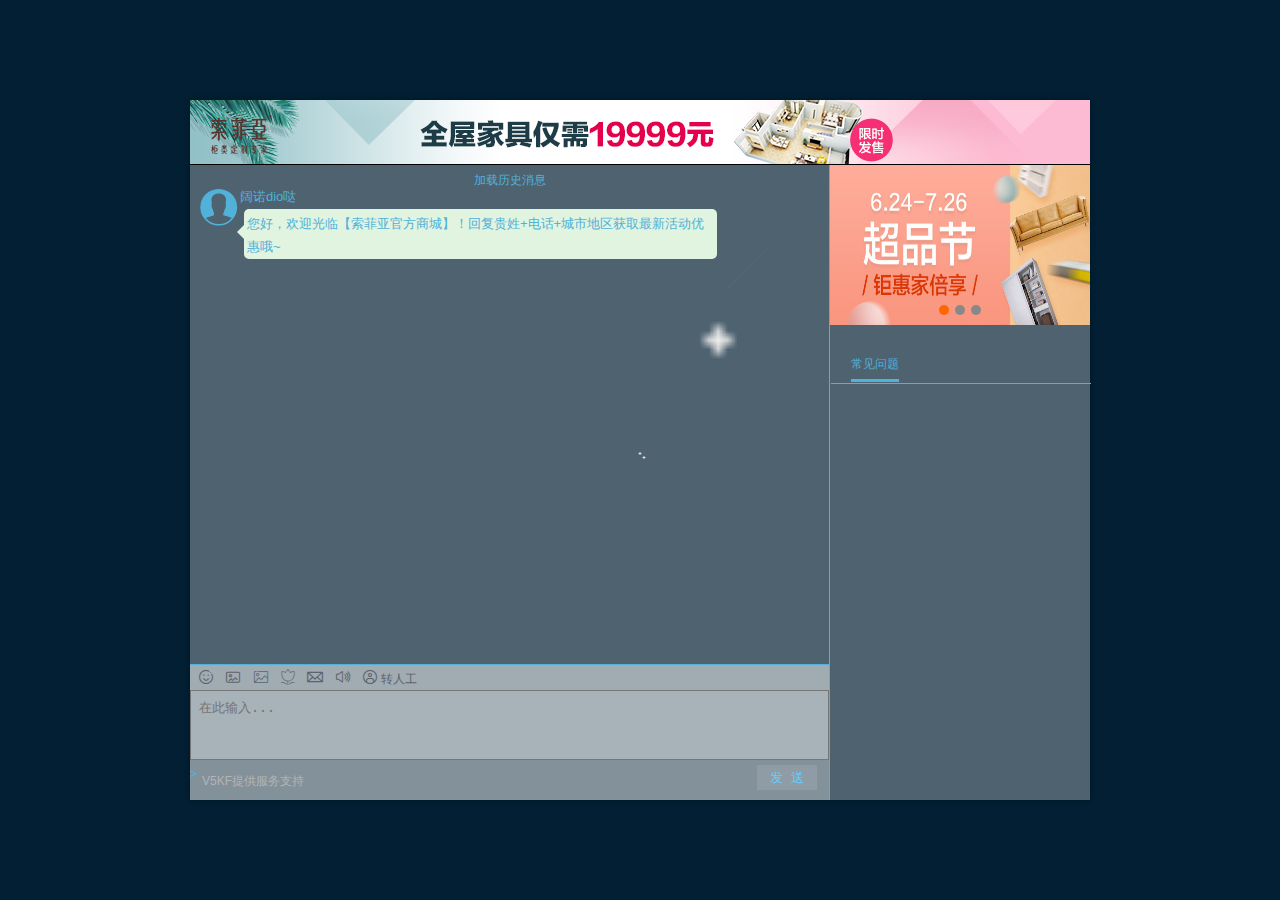
<file: service/service.html>
<!DOCTYPE html>
<html lang="en">

<head>
    <meta charset="UTF-8">
    <meta name="viewport" content="width=device-width, initial-scale=1.0">
    <title>Document</title>
    <link rel="stylesheet" href="css/base.css">
    <link rel="stylesheet" href="./css/service.css">
    <link rel="stylesheet" href="./font_l0l6brmwrn/iconfont.css">

</head>

<body>

    <!-- 客服背景 -->
    <div id="star_sky">
        <div class="center">
            <span class="star"></span>
        </div>
    </div>

    <div class="service">
        <div class="container">
            <div class="service_head">
                <img src="./images/15910013574.png" alt="">
            </div>
            <div class="service_left">
                <div class="content_t">
                    <a href="javascript:;">加载历史消息</a>
                    <div class="airlines"><i class="iconfont icon-touxiang-shi
                        " style="position: absolute;
                        top: 5px;
                        font-size: 50px;"></i>
                        <p class="name">阔诺dio哒</p>
                        <i class="sanjiao"></i>
                        <span class="nihao">您好，欢迎光临【索菲亚官方商城】！回复贵姓+电话+城市地区获取最新活动优惠哦~</span>
                        <ul class="user">
                            <!-- <li>
                                <span class="touxiang"></span>
                                <div class="wenzi">12321312</div>
                            </li> -->
                        </ul>

                    </div>
                </div>
                <div class="content_b">
                    <div class="bottom_nav">
                        <a href="javascript:;"> <i class="iconfont icon-xiaolian"></i></a>
                        <a href="javascript:;"><i class="iconfont icon-tupian1"></i></a>
                        <a href="javascript:;"> <i class="iconfont icon-tupian"></i></a>
                        <a href="javascript:;"><i class="iconfont icon-hua"></i></a>
                        <a href="javascript:;"><i class="iconfont icon-xinfeng"></i></a>
                        <a href="javascript:;"><i class="iconfont icon-shengyin"></i></a>
                        <a href="javascript:;"><i class="iconfont icon-icon-test"></i> <span>转人工</span></a>
                    </div>
                    <div class="dialogue">
                        <textarea placeholder="在此输入..."></textarea>>
                        <span>V5KF提供服务支持</span>
                        <button>发&nbsp;&nbsp;送</button>
                    </div>
                </div>
            </div>
            <div class="service_right">

                <div id="ban1">
                    <div class="banner">
                        <ul class="img">
                            <li>
                                <a href=" #"><img src="./images/15928850063.jpg"></a>
                            </li>
                            <li>
                                <a href=" #"><img src="./images/15912696725.jpg"></a>
                            </li>
                            <li>
                                <a href=" #"><img src="./images/15910016259.jpg"></a>
                            </li>
                        </ul>
                        <ul class="num">

                        </ul>
                    </div>
                </div>
                <div class="ban2">
                    <span><a href="javascript:;">常见问题</a></span>
                </div>
            </div>
        </div>
    </div>

    <script src="../lib/jquery-1.12.4.js"></script>
    <script src="js/gdlb.js"></script>
    <script src="js/star.js"></script>

</body>

</html>
</file>
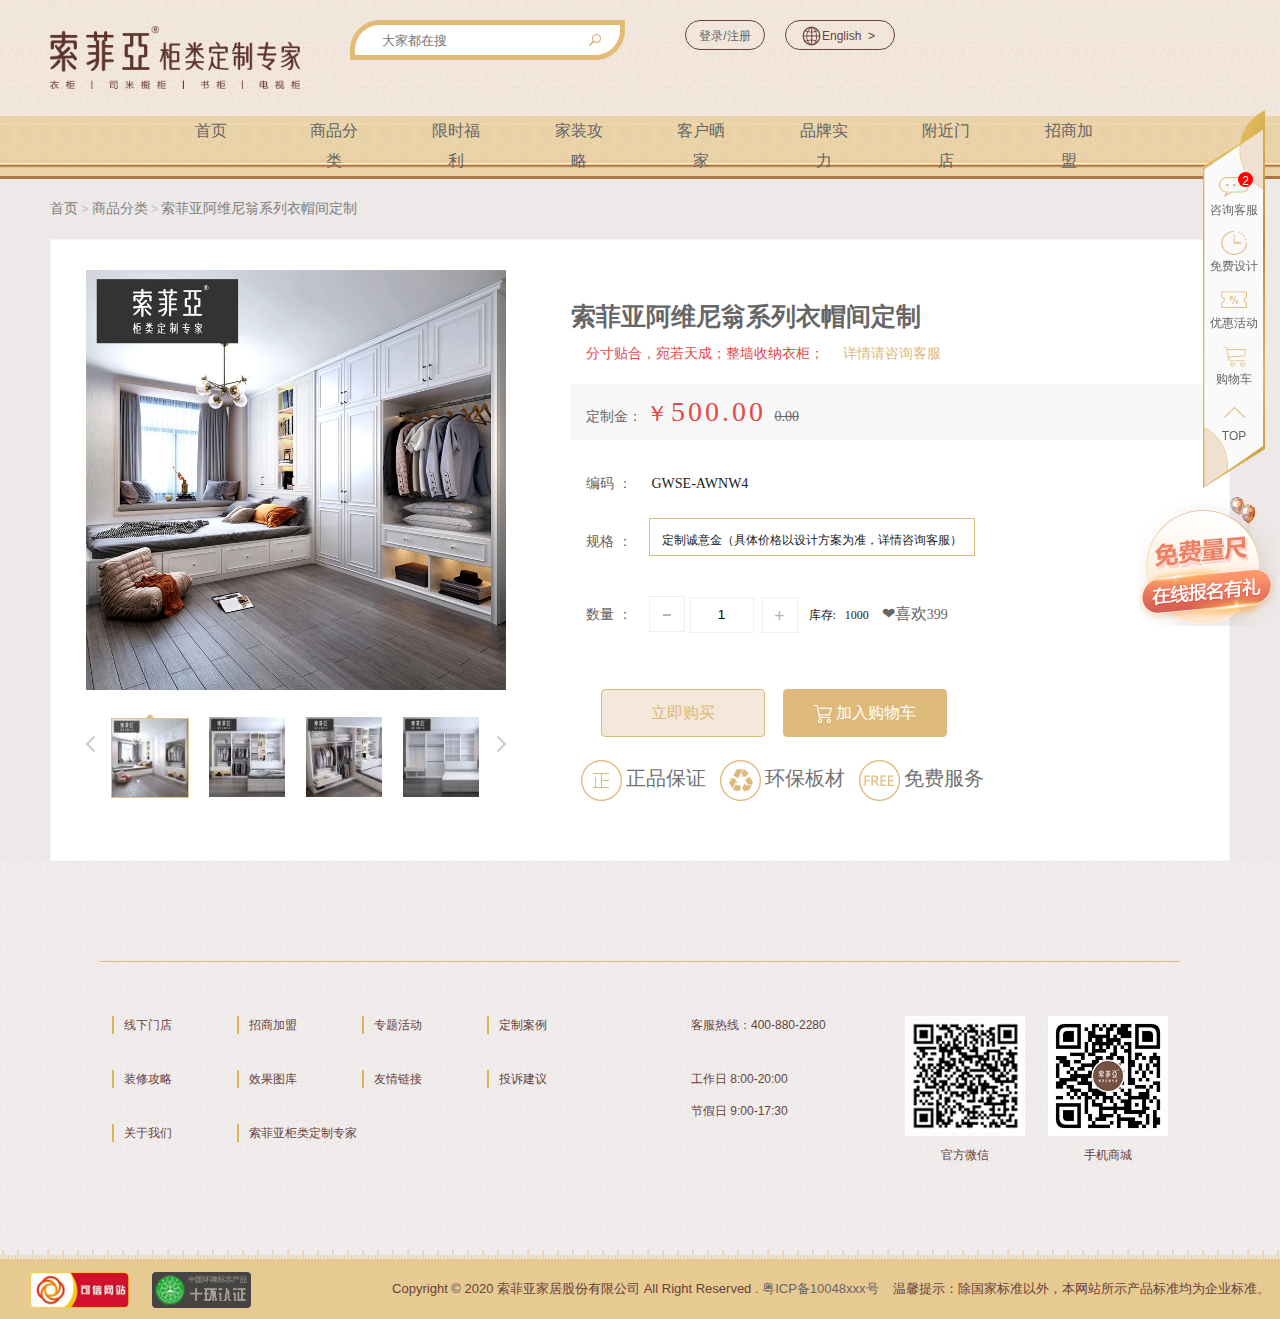
<file: xqy/goodsList-detail.html>
<!DOCTYPE html>
<html lang="en">

<head>
    <meta charset="UTF-8" />
    <meta name="viewport" content="width=device-width, initial-scale=1.0" />
    <title>Document</title>
    <link rel="stylesheet" href="css/commom.css" />
    <link rel="stylesheet" href="css/base.css" />
    <link rel="stylesheet" href="css/detail.css" />


</head>

<body>
    <!-- 头部开始 -->
    <div class="top">
        <header class="header w">
            <h1>
                <a href="javascript:;" title="索菲亚家居"></a>
            </h1>
            <div class="search">
                <input type="text" placeholder="大家都在搜" />
                <div class="icon_search"></div>
            </div>
            <div class="login"><a href="./../login/login.html">登录/注册</a></div>
            <div class="language">
                <div class="text">English &nbsp;></div>
                <div class="icon_language"></div>
            </div>
        </header>
    </div>


    <!-- 导航栏开始 -->
    <nav class="nav clearfix">
        <ul class="menu clearfix">
            <li>
                <a href="file:///D:/%E9%BB%91%E9%A9%AC%E5%9F%B9%E8%AE%AD/%E5%B0%B1%E4%B8%9A%E7%8F%AD/%E5%BC%80%E5%8F%91%E5%B0%8F%E9%A1%B9%E7%9B%AE/%E7%B4%A2%E8%8F%B2%E4%BA%9A%E5%AE%B6%E5%B1%85/index/index.html">首页</a>
            </li>
            <li>
                <a href="javascript:; ">商品分类</a>
                <ul class="nav_slidedown">
                    <li>
                        <span></span>
                        <p>卧室</p>
                    </li>
                    <li>
                        <span></span>
                        <p>书房</p>
                    </li>
                    <li>
                        <span></span>
                        <p>青少年房</p>
                    </li>
                    <li>
                        <span></span>
                        <p>客餐厅</p>
                    </li>
                    <li>
                        <span></span>
                        <p>阳台</p>
                    </li>
                    <li>
                        <span></span>
                        <p>家居用品</p>
                    </li>
                    <li>
                        <span></span>
                        <p>全屋定制</p>
                    </li>
                </ul>
            </li>
            <li><a href="javascript:;">限时福利</a></li>
            <li>
                <a href="javascript:;">家装攻略</a>
                <ul class="nav_slidedown">
                    <li>
                        <span></span>
                        <p>卧室</p>
                    </li>
                    <li>
                        <span></span>
                        <p>书房</p>
                    </li>
                    <li>
                        <span></span>
                        <p>青少年房</p>
                    </li>
                    <li>
                        <span></span>
                        <p>客餐厅</p>
                    </li>
                    <li>
                        <span></span>
                        <p>阳台</p>
                    </li>
                    <li>
                        <span></span>
                        <p>家居用品</p>
                    </li>
                    <li>
                        <span></span>
                        <p>全屋定制</p>
                    </li>
                </ul>
            </li>
            <li><a href="javascript:;">客户晒家</a></li>
            <li><a href="javascript:;">品牌实力</a></li>
            <li><a href="javascript:;">附近门店</a></li>
            <li><a href="javascript:;">招商加盟</a></li>
        </ul>
    </nav>

    <!--   导航栏-->
    <div class="detial-nav">
        <div class="here">
            <a href="#">首页</a>
            <i> > </i>
            <a href="#">商品分类</a>
            <i> > </i>
            <a href="#">索菲亚阿维尼翁系列衣帽间定制</a>
        </div>

        <!-- 产品介绍 -->
        <div class="w product-intro" style="margin: 20px auto 0 auto;">
            <div class="goodsList" style="padding-top: 30px;">
                <div class="f1">
                    <div class="goods-pic">
                        <div id="originalpic">

                            <li style='display:none'>
                                <a href="javascript:;">
                                    <img id="44" src="img/xqy-01.jpg" alt="" />
                                </a>

                            </li>
                            <li style='display:list-item'>
                                <a href="javascript:;">
                                    <img id="44" src="img/xqy-02.jpg" alt="" />
                                </a>
                                <i>
                  <img id="22" src="img/xqy_002-420x420.jpg" alt="" />
                </i>
                            </li>
                            <li class='display:none'>
                                <a href="javascript:;">
                                    <img id="44" src="img/xqy-03.jpg" alt="" />
                                </a>
                                <i>
                  <img id="22" src="img/xqy_003-420x420.jpg" alt="" />
                </i>
                            </li>
                            <li style='display:none'>
                                <a href="javascript:;">
                                    <img id="44" src="img/xqy-04.jpg" alt="" />
                                </a>
                                <i>
                  <img id="22" src="img/xqy_004-420x420.jpg" alt="" />
                </i>
                            </li>
                            <li clas='display:none'>
                                <a href="javascript:;">
                                    <img id="44" src="img/xqy-05.jpg" alt="" />
                                </a>
                                <i>
                  <img id="22" src="img/xqy_005-420x420.jpg" alt="" />
                </i>
                            </li>
                            <a id="aPrev" style="
                    cursor: url(img/prev.png),
                      auto;
                  "></a>
                            <a id="aNext" style="
                    cursor: url(img/next.png),
                      auto;
                  ">
                            </a>

                        </div>
                    </div>
                    <!--  thumbpic   小图片     -->
                    <div class="thumbpic">
                        <a href="javascript:;" class="bntprev"></a>
                        <div id="piclist">
                            <ul>
                                <li>
                                    <em style="
                        display: block;
                        margin: 0 auto;
                        overflow: hidden;
                        line-height: 0;
                        font-size: 1px;
                      "></em>
                                    <a href="javascript:;">
                                        <img id="a" src="img/xqy小图_01-100x100.jpg" alt="" /></a>
                                </li>
                                <li>
                                    <em style="
                        display: block;
                        margin: 0 auto;
                        overflow: hidden;
                        line-height: 0;
                        font-size: 1px;
                      "></em>
                                    <a href="javascript:;">
                                        <img id="a" src="img/xqy小图_02-100x100.jpg" alt="" /></a>
                                </li>
                                <li>
                                    <em style="
                        display: block;
                        margin: 0 auto;
                        overflow: hidden;
                        line-height: 0;
                        font-size: 1px;
                      "></em>
                                    <a href="javascript:;">
                                        <img id="a" src="img/xqy小图_03-100x100.jpg" alt="" /></a>
                                </li>
                                <li>
                                    <em style="
                        display: block;
                        margin: 0 auto;
                        overflow: hidden;
                        line-height: 0;
                        font-size: 1px;
                      "></em>
                                    <a href="javascript:;">
                                        <img id="a" src="img/xqy小图_04-100x100.jpg" alt="" /></a>
                                </li>
                                <li>
                                    <em style="
                        display: block;
                        margin: 0 auto;
                        overflow: hidden;
                        line-height: 0;
                        font-size: 1px;
                      "></em>
                                    <a href="javascript:;">
                                        <img id="a" src="img/xqy小图_05-100x100.jpg" alt="" /></a>
                                </li>
                            </ul>
                        </div>
                        <a href="javascript:;" class="bntnext"></a>
                    </div>
                </div>
                <div class="fr goods-info">

                    <div class="gi_1 prepay" data-is_prepay="0">
                        <div class='clearfix inner'>
                            <div class="count" style="display:none;; ">
                                活动结束倒计时：
                                <span>0</span>天
                                <span>0</span>：
                                <span>0</span>：
                                <span>0</span>
                                <!-- 这里输出倒计时信息 -->
                            </div>
                            <h1 class='sku-name'>索菲亚阿维尼翁系列衣帽间定制</h1>
                            <!-- </div>  -->
                            <p class="gi_0">
                                分寸贴合，宛若天成；整墙收纳衣柜；
                                <span class="openTo_tq" style="margin-left:15px; cursor:pointer">详情请咨询客服</span>
                            </p>
                            <!--<p class="gi_0">【联系客服】预约定制家具即获免费设计礼包</p> -->
                        </div>

                        <P dat_prepay="1" class="money">
                            <span id="price_name">定制金：</span>
                            <span class="f22">￥</span>
                            <span id="totalPrice" class="f28">500.00</span>
                            <input type="hidden" value="500.00" id="price" class='em' />
                            <del id="total_market_price">0.00</del>
                            <input type="hidden" id='market_price' value="0.00" />
                        </P>
                    </div>
                    <div class="goods_code">
                        <i>编码 ：</i>
                        <p style="display: inline-block; line-height: 58px; color:#212121; font-size: 14px;margin-left: 20px" id="materiel_sn">
                            GWSE-AWNW4
                        </p>

                    </div>
                    <div class="gi_2"> <i>规格 ：</i>
                        <ul class="gi_2_r">
                            <li class="on">
                                <span data-item_id="727"> 定制诚意金（具体价格以设计方案为准，详情咨询客服）</span> </li>
                        </ul>
                    </div>
                    <div class="gi_4"> <i>数量 ：</i> <span class="num_reduce" style="margin-left: 17px"><i></i></span><span>
              <input id="goods_num" type="text" value="1" placeholder="1">

              </input>
            </span>

                        <span id="total_store_num">&nbsp;&nbsp;库存:&nbsp;&nbsp;
              <label id="store_num">
                1000
              </label>
              <span class="num_plus">+</span>
                        </span>

                        <a class="unLove_count">❤喜欢<i style="float:none" id='cout'>399</i></a>
                    </div>
                    <div class="gi_5">
                        <a class="hoverd" id="righton" href="javascript:;">立即购买 </a>
                        <a class="on" id="addcat" class='addshopcar' href="javascript:;"><img src="img/shopping_btn.png" /> 加入购物车
                        </a>
                    </div>
                    <div class="promise">
                        <ul class="safe">
                            <li><i><img src="img/promise_1.png"></i>正品保证</li>
                            <li><i><img src="img/promise_2.png"></i>环保板材</li>
                            <li><i><img src="img/promise_3.png"></i>免费服务</li>
                        </ul>
                    </div>

                </div>
            </div>
        </div>
    </div>

    <!-- 底部开始 -->
    <div class="footer">
        <div class="container">
            <!-- 左 -->
            <div class="left">
                <ul>
                    <li><a href="javascript:;">线下门店</a></li>
                    <li><a href="javascript:;">招商加盟</a></li>
                    <li><a href="javascript:;">专题活动</a></li>
                    <li><a href="javascript:;">定制案例</a></li>
                    <li><a href="javascript:;">装修攻略</a></li>
                    <li><a href="javascript:;">效果图库</a></li>
                    <li><a href="javascript:;">友情链接</a></li>
                    <li><a href="javascript:;">投诉建议</a></li>
                    <li><a href="javascript:;">关于我们</a></li>
                    <li><a href="javascript:;">索菲亚柜类定制专家</a></li>
                </ul>
            </div>
            <!-- 中间 -->
            <div class="center">
                <span>客服热线：400-880-2280</span>
                <span>工作日 8:00-20:00</span>
                <span>节假日 9:00-17:30</span>
            </div>
            <!-- 右 -->
            <div class="right">
                <div class="wx">
                    <img src="./images/wechat_1.jpg" alt="" />
                    <span>官方微信</span>
                </div>
                <div class="wx">
                    <img src="./images/wechat_2.jpg" alt="" />
                    <span>手机商城</span>
                </div>
            </div>
        </div>
        <div class="links"></div>
        <div class="copy">
            <div class="container">
                <div class="copy_l">
                    <img src="./images/ren_01.png" alt="" />
                    <img src="./images/ren_02.png" alt="" />
                </div>
                <div class="copy_r">
                    <span>Copyright © 2020 索菲亚家居股份有限公司 All Right Reserved
            .</span>
                    <a href="javascript:;">粤ICP备10048xxx号</a>
                    <span>&nbsp;&nbsp;
            温馨提示：除国家标准以外，本网站所示产品标准均为企业标准。
          </span>
                </div>
            </div>
        </div>
    </div>

    <!-- 侧边栏开始 -->
    <div class="broadside clearfix">
        <div class="broadside_box">
            <ul>
                <li class="kefu">
                    <a href="javascript:;">
                        <img src="images/aside_01.png" alt="" /><span>2</span> <br /> 咨询客服
                    </a>
                </li>
                <li>
                    <a href="javascript:;">
                        <img src="images/aside_02.png" alt="" class="kefu" /><br /> 免费设计
                    </a>
                </li>
                <li>
                    <a href="javascript:;">
                        <img src="images/aside_03.png" alt="" class="kefu" /><br /> 优惠活动
                    </a>
                </li>
                <li>
                    <a href="javascript:;">
                        <img src="images/aside_04.png" alt="" class="kefu" /><br /> 购物车
                    </a>
                </li>
                <li>
                    <a href="javascript:;" id="scroll_top">
                        <img src="images/aside_05.png" alt="" /><br /> TOP
                    </a>
                </li>
            </ul>
        </div>
        <div class="flex_right_icon">
            <img src="images/right-icon.png" alt="" />
        </div>
    </div>

    <!-- 底边栏  预约框 -->
    <div class="subscribe">
        <span>在线报名有礼</span>
        <input type="text" placeholder="请输入姓名" />
        <input type="text" placeholder="请输入手机号" />
        <select name="" id="">
      <option>广东省</option>
      <option>广西省</option>
    </select>
        <select name="" id="">
      <option>广州市</option>
      <option>梅州市</option>
    </select>
        <select name="" id="">
      <option>白云区</option>
      <option>天河区</option>
    </select>
        <img src="images/fixed_bottom_btn.png" alt="" />
        <img src="images/bottom-close.png" class="bottom-close" alt="" />
    </div>

    <!-- 引用jQ文件 -->
    <script src="js/jquery-1.12.4.js"></script>
    <!-- 引入共用js样式文件 -->
    <script src="js/commom.js"></script>
    <!-- 引入数据文件 -->
    <script src="js/sj.js"></script>
    <!--   -->
    <script src="./js/goodlist.js"></script>
    <!-- 引入   详情页样式文件 -->
    <script src="js/detail.js"></script>



    <script></script>
</body>

</html>
</file>
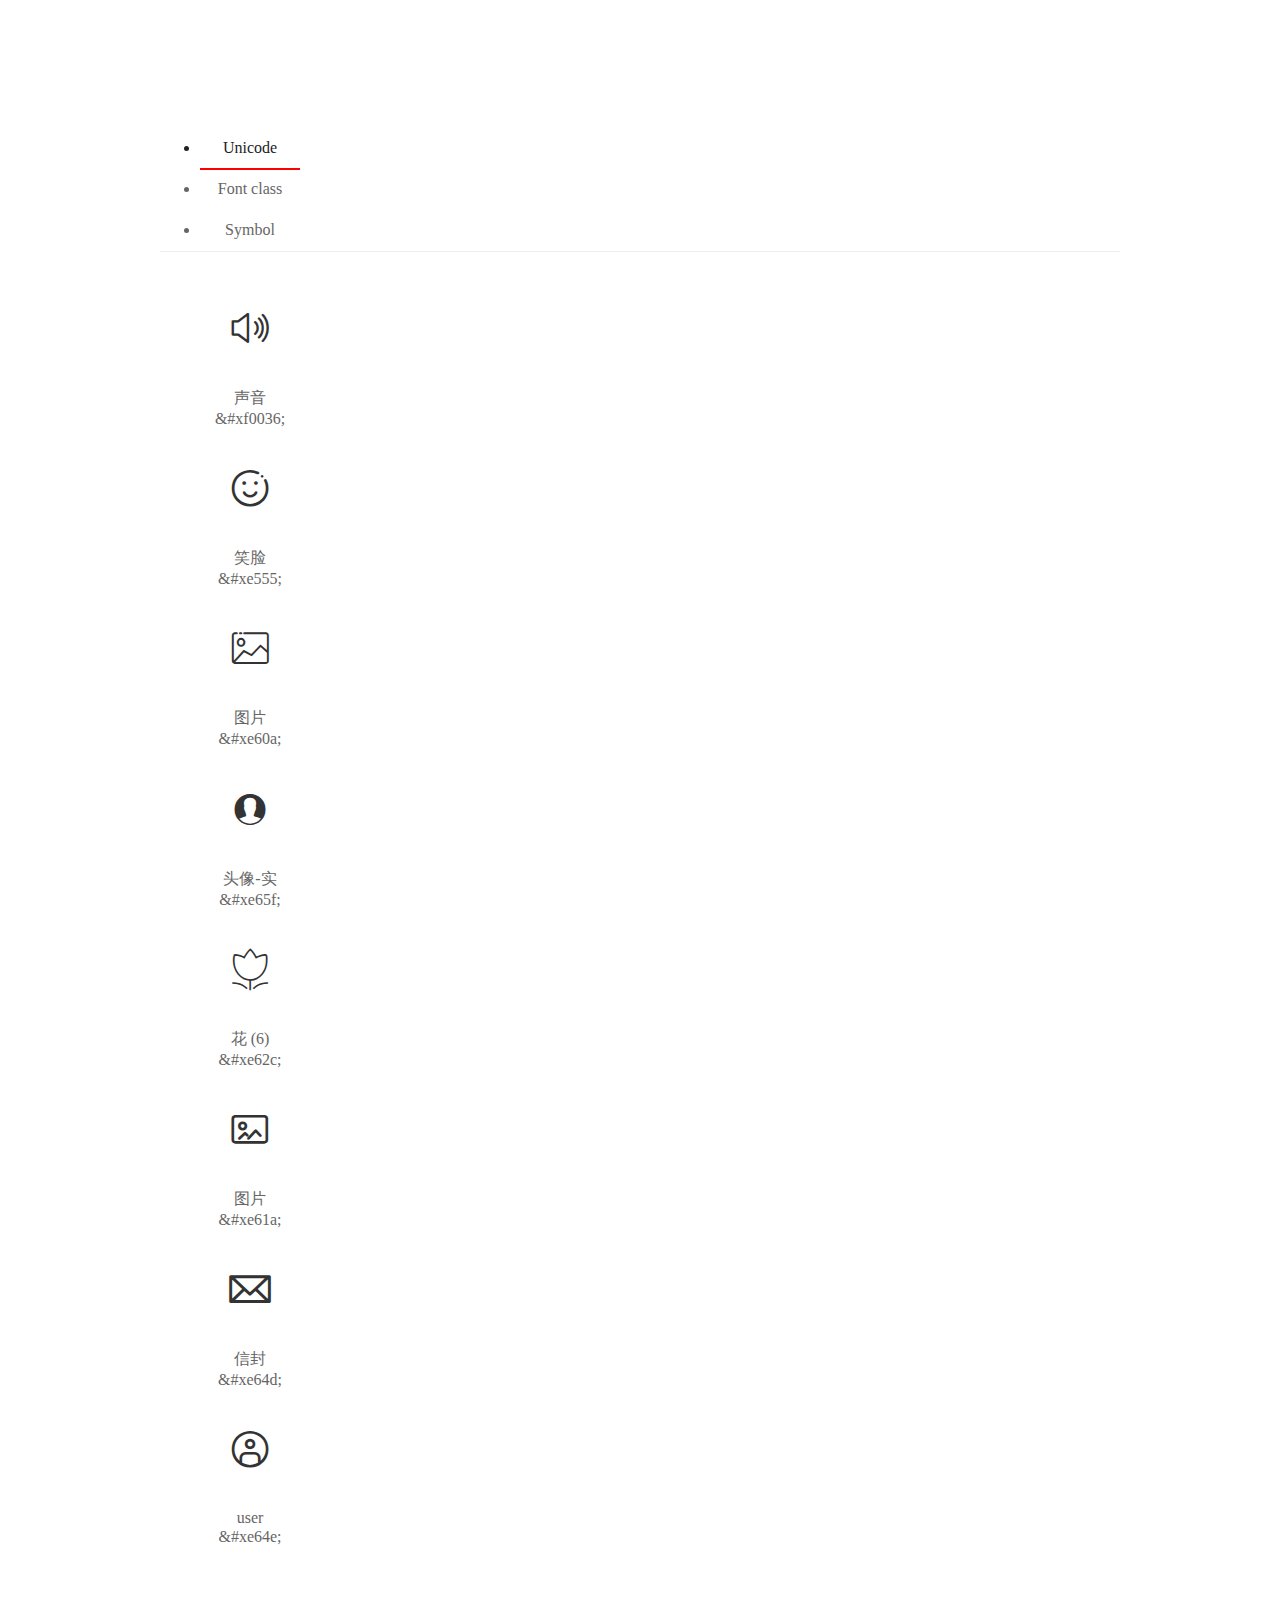
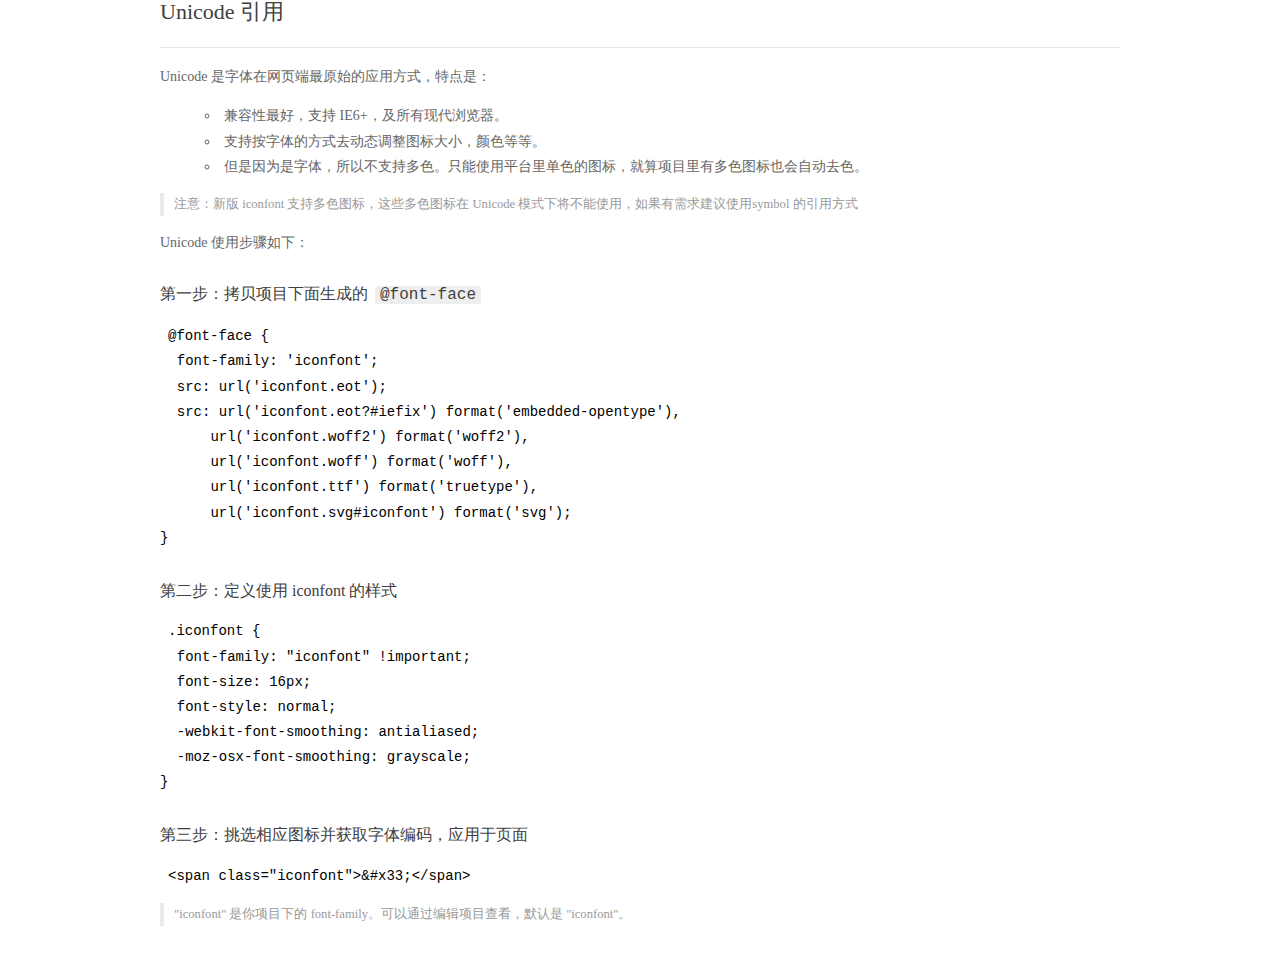
<file: service/font_l0l6brmwrn/demo_index.html>
<!DOCTYPE html>
<html>
<head>
  <meta charset="utf-8"/>
  <title>IconFont Demo</title>
  <link rel="shortcut icon" href="https://img.alicdn.com/tps/i4/TB1_oz6GVXXXXaFXpXXJDFnIXXX-64-64.ico" type="image/x-icon"/>
  <link rel="stylesheet" href="https://g.alicdn.com/thx/cube/1.3.2/cube.min.css">
  <link rel="stylesheet" href="demo.css">
  <link rel="stylesheet" href="iconfont.css">
  <script src="iconfont.js"></script>
  <!-- jQuery -->
  <script src="https://a1.alicdn.com/oss/uploads/2018/12/26/7bfddb60-08e8-11e9-9b04-53e73bb6408b.js"></script>
  <!-- 代码高亮 -->
  <script src="https://a1.alicdn.com/oss/uploads/2018/12/26/a3f714d0-08e6-11e9-8a15-ebf944d7534c.js"></script>
</head>
<body>
  <div class="main">
    <h1 class="logo"><a href="https://www.iconfont.cn/" title="iconfont 首页" target="_blank">&#xe86b;</a></h1>
    <div class="nav-tabs">
      <ul id="tabs" class="dib-box">
        <li class="dib active"><span>Unicode</span></li>
        <li class="dib"><span>Font class</span></li>
        <li class="dib"><span>Symbol</span></li>
      </ul>
      
    </div>
    <div class="tab-container">
      <div class="content unicode" style="display: block;">
          <ul class="icon_lists dib-box">
          
            <li class="dib">
              <span class="icon iconfont">&#xf0036;</span>
                <div class="name">声音</div>
                <div class="code-name">&amp;#xf0036;</div>
              </li>
          
            <li class="dib">
              <span class="icon iconfont">&#xe555;</span>
                <div class="name">笑脸</div>
                <div class="code-name">&amp;#xe555;</div>
              </li>
          
            <li class="dib">
              <span class="icon iconfont">&#xe60a;</span>
                <div class="name">图片</div>
                <div class="code-name">&amp;#xe60a;</div>
              </li>
          
            <li class="dib">
              <span class="icon iconfont">&#xe65f;</span>
                <div class="name">头像-实</div>
                <div class="code-name">&amp;#xe65f;</div>
              </li>
          
            <li class="dib">
              <span class="icon iconfont">&#xe62c;</span>
                <div class="name">花 (6)</div>
                <div class="code-name">&amp;#xe62c;</div>
              </li>
          
            <li class="dib">
              <span class="icon iconfont">&#xe61a;</span>
                <div class="name">图片</div>
                <div class="code-name">&amp;#xe61a;</div>
              </li>
          
            <li class="dib">
              <span class="icon iconfont">&#xe64d;</span>
                <div class="name">信封</div>
                <div class="code-name">&amp;#xe64d;</div>
              </li>
          
            <li class="dib">
              <span class="icon iconfont">&#xe64e;</span>
                <div class="name">user</div>
                <div class="code-name">&amp;#xe64e;</div>
              </li>
          
          </ul>
          <div class="article markdown">
          <h2 id="unicode-">Unicode 引用</h2>
          <hr>

          <p>Unicode 是字体在网页端最原始的应用方式，特点是：</p>
          <ul>
            <li>兼容性最好，支持 IE6+，及所有现代浏览器。</li>
            <li>支持按字体的方式去动态调整图标大小，颜色等等。</li>
            <li>但是因为是字体，所以不支持多色。只能使用平台里单色的图标，就算项目里有多色图标也会自动去色。</li>
          </ul>
          <blockquote>
            <p>注意：新版 iconfont 支持多色图标，这些多色图标在 Unicode 模式下将不能使用，如果有需求建议使用symbol 的引用方式</p>
          </blockquote>
          <p>Unicode 使用步骤如下：</p>
          <h3 id="-font-face">第一步：拷贝项目下面生成的 <code>@font-face</code></h3>
<pre><code class="language-css"
>@font-face {
  font-family: 'iconfont';
  src: url('iconfont.eot');
  src: url('iconfont.eot?#iefix') format('embedded-opentype'),
      url('iconfont.woff2') format('woff2'),
      url('iconfont.woff') format('woff'),
      url('iconfont.ttf') format('truetype'),
      url('iconfont.svg#iconfont') format('svg');
}
</code></pre>
          <h3 id="-iconfont-">第二步：定义使用 iconfont 的样式</h3>
<pre><code class="language-css"
>.iconfont {
  font-family: "iconfont" !important;
  font-size: 16px;
  font-style: normal;
  -webkit-font-smoothing: antialiased;
  -moz-osx-font-smoothing: grayscale;
}
</code></pre>
          <h3 id="-">第三步：挑选相应图标并获取字体编码，应用于页面</h3>
<pre>
<code class="language-html"
>&lt;span class="iconfont"&gt;&amp;#x33;&lt;/span&gt;
</code></pre>
          <blockquote>
            <p>"iconfont" 是你项目下的 font-family。可以通过编辑项目查看，默认是 "iconfont"。</p>
          </blockquote>
          </div>
      </div>
      <div class="content font-class">
        <ul class="icon_lists dib-box">
          
          <li class="dib">
            <span class="icon iconfont icon-shengyin"></span>
            <div class="name">
              声音
            </div>
            <div class="code-name">.icon-shengyin
            </div>
          </li>
          
          <li class="dib">
            <span class="icon iconfont icon-xiaolian"></span>
            <div class="name">
              笑脸
            </div>
            <div class="code-name">.icon-xiaolian
            </div>
          </li>
          
          <li class="dib">
            <span class="icon iconfont icon-tupian"></span>
            <div class="name">
              图片
            </div>
            <div class="code-name">.icon-tupian
            </div>
          </li>
          
          <li class="dib">
            <span class="icon iconfont icon-touxiang-shi"></span>
            <div class="name">
              头像-实
            </div>
            <div class="code-name">.icon-touxiang-shi
            </div>
          </li>
          
          <li class="dib">
            <span class="icon iconfont icon-hua"></span>
            <div class="name">
              花 (6)
            </div>
            <div class="code-name">.icon-hua
            </div>
          </li>
          
          <li class="dib">
            <span class="icon iconfont icon-tupian1"></span>
            <div class="name">
              图片
            </div>
            <div class="code-name">.icon-tupian1
            </div>
          </li>
          
          <li class="dib">
            <span class="icon iconfont icon-xinfeng"></span>
            <div class="name">
              信封
            </div>
            <div class="code-name">.icon-xinfeng
            </div>
          </li>
          
          <li class="dib">
            <span class="icon iconfont icon-icon-test"></span>
            <div class="name">
              user
            </div>
            <div class="code-name">.icon-icon-test
            </div>
          </li>
          
        </ul>
        <div class="article markdown">
        <h2 id="font-class-">font-class 引用</h2>
        <hr>

        <p>font-class 是 Unicode 使用方式的一种变种，主要是解决 Unicode 书写不直观，语意不明确的问题。</p>
        <p>与 Unicode 使用方式相比，具有如下特点：</p>
        <ul>
          <li>兼容性良好，支持 IE8+，及所有现代浏览器。</li>
          <li>相比于 Unicode 语意明确，书写更直观。可以很容易分辨这个 icon 是什么。</li>
          <li>因为使用 class 来定义图标，所以当要替换图标时，只需要修改 class 里面的 Unicode 引用。</li>
          <li>不过因为本质上还是使用的字体，所以多色图标还是不支持的。</li>
        </ul>
        <p>使用步骤如下：</p>
        <h3 id="-fontclass-">第一步：引入项目下面生成的 fontclass 代码：</h3>
<pre><code class="language-html">&lt;link rel="stylesheet" href="./iconfont.css"&gt;
</code></pre>
        <h3 id="-">第二步：挑选相应图标并获取类名，应用于页面：</h3>
<pre><code class="language-html">&lt;span class="iconfont icon-xxx"&gt;&lt;/span&gt;
</code></pre>
        <blockquote>
          <p>"
            iconfont" 是你项目下的 font-family。可以通过编辑项目查看，默认是 "iconfont"。</p>
        </blockquote>
      </div>
      </div>
      <div class="content symbol">
          <ul class="icon_lists dib-box">
          
            <li class="dib">
                <svg class="icon svg-icon" aria-hidden="true">
                  <use xlink:href="#icon-shengyin"></use>
                </svg>
                <div class="name">声音</div>
                <div class="code-name">#icon-shengyin</div>
            </li>
          
            <li class="dib">
                <svg class="icon svg-icon" aria-hidden="true">
                  <use xlink:href="#icon-xiaolian"></use>
                </svg>
                <div class="name">笑脸</div>
                <div class="code-name">#icon-xiaolian</div>
            </li>
          
            <li class="dib">
                <svg class="icon svg-icon" aria-hidden="true">
                  <use xlink:href="#icon-tupian"></use>
                </svg>
                <div class="name">图片</div>
                <div class="code-name">#icon-tupian</div>
            </li>
          
            <li class="dib">
                <svg class="icon svg-icon" aria-hidden="true">
                  <use xlink:href="#icon-touxiang-shi"></use>
                </svg>
                <div class="name">头像-实</div>
                <div class="code-name">#icon-touxiang-shi</div>
            </li>
          
            <li class="dib">
                <svg class="icon svg-icon" aria-hidden="true">
                  <use xlink:href="#icon-hua"></use>
                </svg>
                <div class="name">花 (6)</div>
                <div class="code-name">#icon-hua</div>
            </li>
          
            <li class="dib">
                <svg class="icon svg-icon" aria-hidden="true">
                  <use xlink:href="#icon-tupian1"></use>
                </svg>
                <div class="name">图片</div>
                <div class="code-name">#icon-tupian1</div>
            </li>
          
            <li class="dib">
                <svg class="icon svg-icon" aria-hidden="true">
                  <use xlink:href="#icon-xinfeng"></use>
                </svg>
                <div class="name">信封</div>
                <div class="code-name">#icon-xinfeng</div>
            </li>
          
            <li class="dib">
                <svg class="icon svg-icon" aria-hidden="true">
                  <use xlink:href="#icon-icon-test"></use>
                </svg>
                <div class="name">user</div>
                <div class="code-name">#icon-icon-test</div>
            </li>
          
          </ul>
          <div class="article markdown">
          <h2 id="symbol-">Symbol 引用</h2>
          <hr>

          <p>这是一种全新的使用方式，应该说这才是未来的主流，也是平台目前推荐的用法。相关介绍可以参考这篇<a href="">文章</a>
            这种用法其实是做了一个 SVG 的集合，与另外两种相比具有如下特点：</p>
          <ul>
            <li>支持多色图标了，不再受单色限制。</li>
            <li>通过一些技巧，支持像字体那样，通过 <code>font-size</code>, <code>color</code> 来调整样式。</li>
            <li>兼容性较差，支持 IE9+，及现代浏览器。</li>
            <li>浏览器渲染 SVG 的性能一般，还不如 png。</li>
          </ul>
          <p>使用步骤如下：</p>
          <h3 id="-symbol-">第一步：引入项目下面生成的 symbol 代码：</h3>
<pre><code class="language-html">&lt;script src="./iconfont.js"&gt;&lt;/script&gt;
</code></pre>
          <h3 id="-css-">第二步：加入通用 CSS 代码（引入一次就行）：</h3>
<pre><code class="language-html">&lt;style&gt;
.icon {
  width: 1em;
  height: 1em;
  vertical-align: -0.15em;
  fill: currentColor;
  overflow: hidden;
}
&lt;/style&gt;
</code></pre>
          <h3 id="-">第三步：挑选相应图标并获取类名，应用于页面：</h3>
<pre><code class="language-html">&lt;svg class="icon" aria-hidden="true"&gt;
  &lt;use xlink:href="#icon-xxx"&gt;&lt;/use&gt;
&lt;/svg&gt;
</code></pre>
          </div>
      </div>

    </div>
  </div>
  <script>
  $(document).ready(function () {
      $('.tab-container .content:first').show()

      $('#tabs li').click(function (e) {
        var tabContent = $('.tab-container .content')
        var index = $(this).index()

        if ($(this).hasClass('active')) {
          return
        } else {
          $('#tabs li').removeClass('active')
          $(this).addClass('active')

          tabContent.hide().eq(index).fadeIn()
        }
      })
    })
  </script>
</body>
</html>
</file>
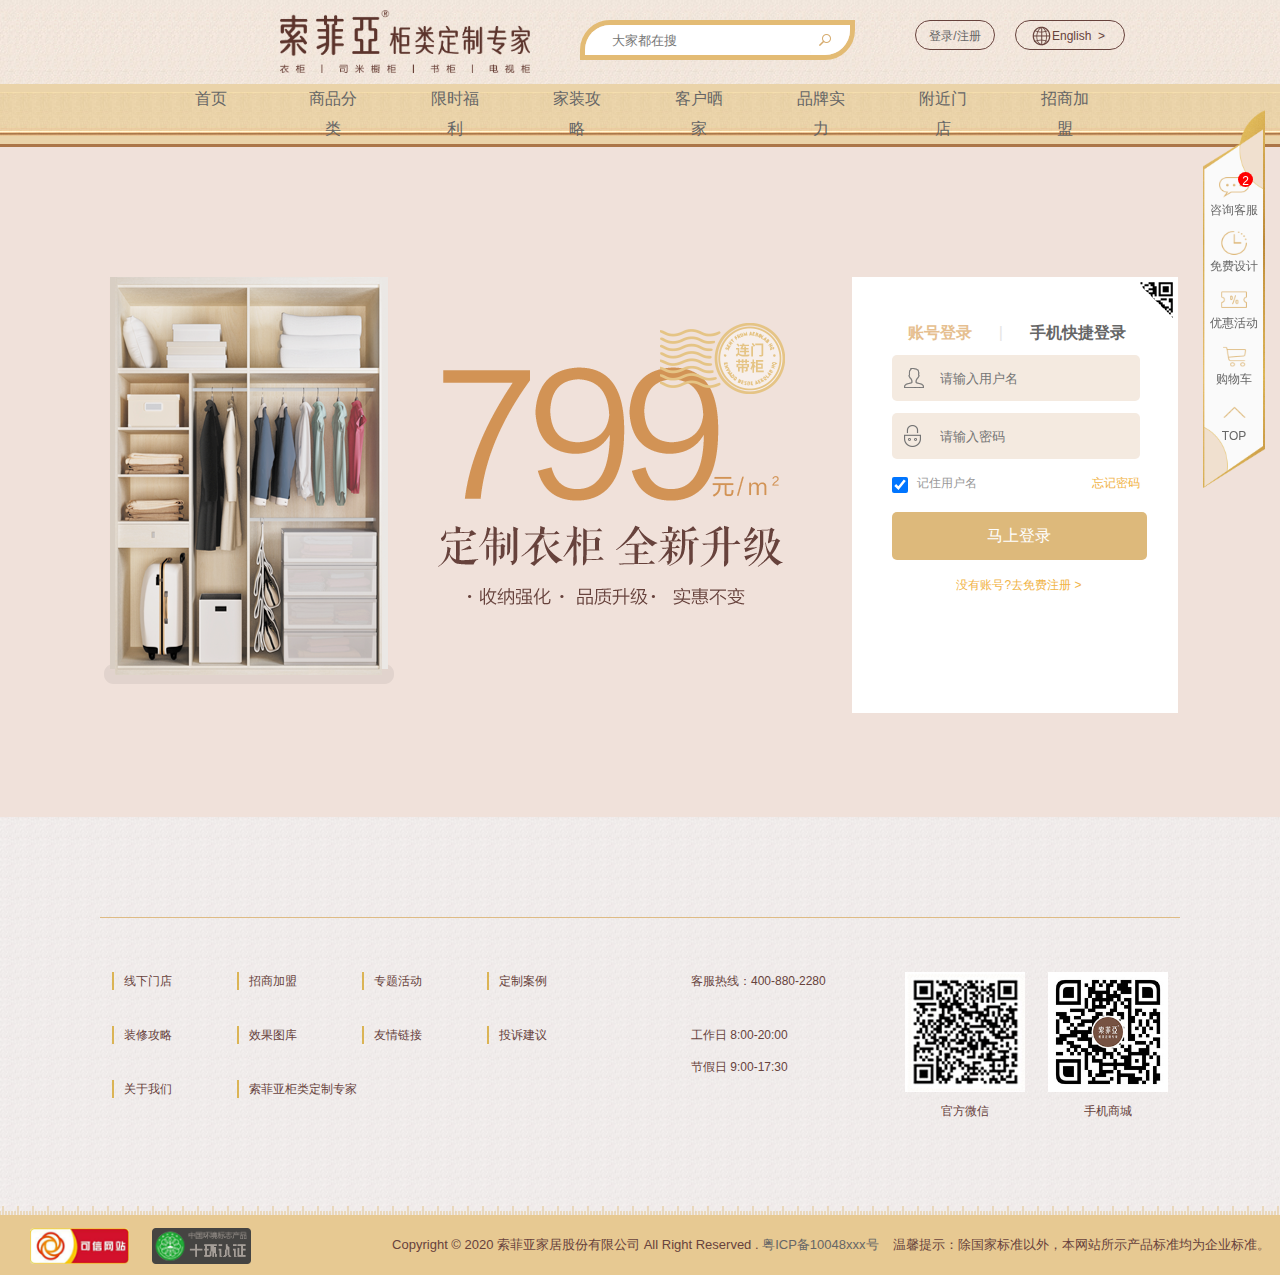
<file: test/login1/login.html>
<!DOCTYPE html>
<html lang="en">

<head>
    <meta charset="UTF-8">
    <meta name="viewport" content="width=device-width, initial-scale=1.0">
    <link rel="shortcut icon" href="images/favicon.ico" />
    <!-- 引入头部样式 -->
    <link rel="stylesheet" href="css/commom.css">
    <!-- 引入基本样式 -->
    <link rel="stylesheet" href="css/base.css">
    <!-- 引入红包样式 -->
    <link rel="stylesheet" href="css/redpaper.css">
    <link rel="stylesheet" href="css/登录页.css">
    <title>索菲亚家居专家</title>
</head>

<body>
    <!-- 头部开始 -->
    <header class="header ">
        <h1>
            <a href="javascript:;" title="索菲亚家居"></a>
        </h1>
        <div class="search"><input type="text" placeholder="大家都在搜">
            <div class="icon_search"></div>
        </div>
        <div class="login"><a href="javascript:;">登录/注册</a></div>
        <div class="language">
            <div class="text">English &nbsp;></div>
            <div class="icon_language"></div>
        </div>
    </header>
    <!-- 导航栏开始 -->
    <nav class="nav clearfix ">
        <ul class="menu clearfix">
            <li><a href="file:///D:/%E9%BB%91%E9%A9%AC%E5%9F%B9%E8%AE%AD/%E5%B0%B1%E4%B8%9A%E7%8F%AD/%E5%BC%80%E5%8F%91%E5%B0%8F%E9%A1%B9%E7%9B%AE/%E7%B4%A2%E8%8F%B2%E4%BA%9A%E5%AE%B6%E5%B1%85/index/index.html">首页</a></li>
            <li><a href="javascript:; ">商品分类</a>
                <ul class="nav_slidedown">
                    <li><span></span>
                        <p>卧室</p>
                    </li>
                    <li><span></span>
                        <p>书房</p>
                    </li>
                    <li><span></span>
                        <p>青少年房</p>
                    </li>
                    <li><span></span>
                        <p>客餐厅</p>
                    </li>
                    <li><span></span>
                        <p>阳台</p>
                    </li>
                    <li><span></span>
                        <p>家居用品</p>
                    </li>
                    <li><span></span>
                        <p>全屋定制</p>
                    </li>
                </ul>
            </li>
            <li><a href="javascript:;">限时福利</a></li>
            <li><a href="javascript:;">家装攻略</a>
                <ul class="nav_slidedown">
                    <li><span></span>
                        <p>卧室</p>
                    </li>
                    <li><span></span>
                        <p>书房</p>
                    </li>
                    <li><span></span>
                        <p>青少年房</p>
                    </li>
                    <li><span></span>
                        <p>客餐厅</p>
                    </li>
                    <li><span></span>
                        <p>阳台</p>
                    </li>
                    <li><span></span>
                        <p>家居用品</p>
                    </li>
                    <li><span></span>
                        <p>全屋定制</p>
                    </li>
                </ul>
            </li>
            <li><a href="javascript:;">客户晒家</a></li>
            <li><a href="javascript:;">品牌实力</a></li>
            <li><a href="javascript:;">附近门店</a></li>
            <li><a href="javascript:;">招商加盟</a></li>
        </ul>
    </nav>
    <!-- 登录界面 -->
    <div class="login-box">
        <img src="index/login_bg.png" alt="">
        <div class="verify">
            <div class="QRcode"></div>
            <div class="login-num">
                <a href="#" class="num">账号登录</a>
                <span>|</span>
                <a href="#" class="phone">手机快捷登录</a>
            </div>
            <!-- 账号登录 -->
            <div class="login-one">
                <div class="login-input">
                    <input type="text" placeholder="请输入用户名">
                    <input type="text" placeholder="请输入密码" class="Downinput">
                </div>
                <div class="login-pass">
                    <input type="checkbox" class="user" checked="checked">
                    <span>记住用户名</span>
                    <a href="#">忘记密码</a>
                </div>
                <div class="login-bottom">
                    <button class="login-btn">马上登录</button>
                    <a href="#">没有账号?去免费注册 ></a>
                </div>
            </div>
            <!-- 手机快捷登录 -->
            <div class="login-two">
                <div class="login-phone">
                    <input type="text" placeholder="请输入手机号">
                </div>
                <div class="phone-yan">
                    <input type="text" placeholder="验证码">
                    <img src="index/index.png" alt="">
                    <input type="text" placeholder="校验码">
                    <button>获取校验码</button>
                </div>
                <div class="logintwo-bottom">
                    <button class="logintwo-btn">马上登录</button>
                    <a href="#">没有账号?去免费注册 ></a>
                </div>
            </div>
        </div>
        <!-- 二维码登录 -->
        <div class="scanWX">
            <div class="qie-huan"></div>
            <div class="login-three">
                <div class="lg-header">
                    微信扫码快速登录
                </div>
                <div class="wx-ma"></div>
                <a href="#">没有账号?去免费注册 ></a>
            </div>
        </div>
    </div>
    <script src="js/jquery-1.12.4.js"></script>
    <script src="js/login.js"></script>
    <!-- 底部开始 -->
    <div class="footer">
        <div class="container">
            <!-- 左 -->
            <div class="left">
                <ul>
                    <li><a href="javascript:;">线下门店</a></li>
                    <li><a href="javascript:;">招商加盟</a></li>
                    <li><a href="javascript:;">专题活动</a></li>
                    <li><a href="javascript:;">定制案例</a></li>
                    <li><a href="javascript:;">装修攻略</a></li>
                    <li><a href="javascript:;">效果图库</a></li>
                    <li><a href="javascript:;">友情链接</a></li>
                    <li><a href="javascript:;">投诉建议</a></li>
                    <li><a href="javascript:;">关于我们</a></li>
                    <li><a href="javascript:;">索菲亚柜类定制专家</a></li>
                </ul>
            </div>
            <!-- 中间 -->
            <div class="center">
                <span>客服热线：400-880-2280</span>
                <span>工作日 8:00-20:00</span>
                <span>节假日 9:00-17:30</span>
            </div>
            <!-- 右 -->
            <div class="right">
                <div class="wx">
                    <img src="./images/wechat_1.jpg" alt="">
                    <span>官方微信</span>
                </div>
                <div class="wx">
                    <img src="./images/wechat_2.jpg" alt="">
                    <span>手机商城</span>
                </div>
            </div>
        </div>
        <div class="links"></div>
        <div class="copy">
            <div class="container">
                <div class="copy_l">
                    <img src="./images/ren_01.png" alt="">
                    <img src="./images/ren_02.png" alt="">
                </div>
                <div class="copy_r">
                    <span>Copyright © 2020 索菲亚家居股份有限公司 All Right Reserved .</span>
                    <a href="javascript:;">粤ICP备10048xxx号</a>
                    <span>&nbsp;&nbsp; 温馨提示：除国家标准以外，本网站所示产品标准均为企业标准。
                    </span>
                </div>
            </div>

        </div>
    </div>
    <!-- 侧边栏开始 -->
    <div class="broadside clearfix">
        <div class="broadside_box">
            <ul>
                <li class="kefu">
                    <a href="javascript:;">
                        <img src="images/aside_01.png" alt=""><span>2</span>
                        <br /> 咨询客服
                    </a>
                </li>
                <li>
                    <a href="javascript:;">
                        <img src="images/aside_02.png" alt="" class="kefu"><br /> 免费设计
                    </a>
                </li>
                <li>
                    <a href="javascript:;">
                        <img src="images/aside_03.png" alt="" class="kefu"><br /> 优惠活动
                    </a>
                </li>
                <li>
                    <a href="javascript:;">
                        <img src="images/aside_04.png" alt="" class="kefu"><br /> 购物车
                    </a>
                </li>
                <li>
                    <a href="javascript:;" id="scroll_top">
                        <img src="images/aside_05.png" alt=""><br /> TOP
                    </a>
                </li>
            </ul>
        </div>
    </div>
    <!-- 引入jQ库 -->
    <script src="js/jQuery.js"></script>
    <!-- 引入公用的js -->
    <script src="js/commom.js"></script>

</body>

</html>
</file>
<file: index/css/commom.css>
* {
    padding: 0;
    margin: 0;
    box-sizing: border-box;
}

ul,
ol,
li {
    list-style: none;
}

div,
p,
ul,
ol {
    font-size: 12px;
}

a {
    text-decoration: none;
    color: rgb(94, 54, 46);
}

input,
textarea {
    outline: none;
    resize: none;
}

.content {
    height: 2000px;
}


/* 清除浮动 */

.clearfix::after {
    visibility: hidden;
    clear: both;
    display: block;
    content: "";
    height: 0
}

.clearfix {
    *zoom: 1
}

.w {
    width: 1200px;
    margin: 0 auto;
}


/* 头部制作开始 */

.header {
    background: #f1edec url(../images/header_bg.jpg) repeat center left !important;
    overflow: hidden;
}

h1 {
    overflow: hidden;
    float: left;
    margin-left: 280px;
}

h1 a {
    display: block;
    width: 250px;
    height: 84px;
    background: url(../images/logo.png) no-repeat center /250px, 50px;
}


/* 搜索框 */

.search {
    position: relative;
    float: left;
    height: 40px;
    width: 275px;
    margin-left: 50px;
    margin-top: 20px;
    border: 5px solid rgb(227, 187, 116);
    background: #fff;
    border-radius: 30px 0 30px 0;
    overflow: hidden;
}

.search input {
    display: block;
    height: 30px;
    width: 265px;
    border: 0;
    /* text-align: center; */
    text-indent: 2em;
}

.search .icon_search {
    position: absolute;
    top: 0;
    right: 10px;
    width: 30px;
    height: 30px;
    background-image: url(../images/sprites.png);
    background-size: 1411px 816px;
    background-position: -300px 0;
}


/* 登录 */

.login {
    float: left;
    width: 80px;
    height: 30px;
    margin-left: 60px;
    margin-top: 20px;
    border: 1px solid rgb(103, 66, 60);
    border-radius: 15px;
    text-align: center;
    line-height: 30px;
}


/* 切换语言 */

.language {
    position: relative;
    float: left;
    width: 110px;
    height: 30px;
    margin-left: 20px;
    margin-top: 20px;
    border: 1px solid rgb(103, 66, 60);
    border-radius: 15px;
    line-height: 30px;
    text-indent: 3em;
}

.icon_language {
    position: absolute;
    width: 30px;
    height: 30px;
    top: 0;
    left: 10px;
    background: url(../images/sprites.png) no-repeat;
    -webkit-background-size: 1411px 816px;
    background-size: 1411px 816px;
    background-position: -360px 0;
}


/* 导航栏 */


/* 下拉菜单页面 */

.nav {
    background: #ead3a9 url(../images/nav_bg.jpg) repeat-x center left;
    /* overflow: hidden; */
    border-bottom: 3px solid rgb(172, 118, 72);
    /* box-shadow: 0 2px 2px 1px rgba(172, 118, 72, .3); */
}

.menu {
    display: flex;
    font-size: 16px;
    color: rgb(144, 66, 91);
    line-height: 30px;
    padding: 0 150px;
    text-align: center;
}

.menu>li {
    flex: 1;
    float: left;
}

.menu>li a {
    display: block;
    padding: 0 30px;
}

.menu>li a:hover {
    background-color: rgba(255, 255, 255, .8);
}

.nav_slidedown {
    /* display: none; */
    display: flex;
    position: absolute;
    left: 0;
    top: 116px;
    width: 100%;
    /* height: 130px; */
    height: 0;
    overflow: hidden;
    background-color: rgba(255, 255, 255, .8);
    color: inherit;
    transition: height .5s;
    z-index: 9;
    justify-content: space-between;
    padding: 0 180px;
}

.nav_slidedown li {
    flex: 1;
    float: left;
    /* margin-right: 90px; */
    cursor: pointer;
    text-align: center;
    transition: all .5s;
    margin-top: 20px;
}

.nav_slidedown li span {
    display: block;
    width: 40px;
    height: 40px;
    margin: 0 auto;
    background-repeat: no-repeat;
    background-position: left center;
    background-size: 200% 100%;
    margin-bottom: 16px;
}

.nav_slidedown li:hover span {
    background-position: right center;
}


/* .nav_slidedown li:nth-child(1) {
    margin-left: 285px;
} */

.nav_slidedown li:nth-child(1) span {
    background-image: url(../images/nav_slidedown01.png);
}

.nav_slidedown li:nth-child(2) span {
    background-image: url(../images/nav_slidedown02.png);
}

.nav_slidedown li:nth-child(3) span {
    background-image: url(../images/nav_slidedown03.png);
}

.nav_slidedown li:nth-child(4) span {
    background-image: url(../images/nav_slidedown04.png);
}

.nav_slidedown li:nth-child(5) span {
    background-image: url(../images/nav_slidedown05.png);
}

.nav_slidedown li:nth-child(6) span {
    background-image: url(../images/nav_slidedown07.png);
}

.nav_slidedown li:nth-child(7) span {
    background-image: url(../images/nav_slidedown06.png);
}

.menu li:hover .nav_slidedown {
    /* display: block; */
    height: 130px;
}


/* 底部开始 */

.footer {
    padding-top: 100px;
    background: url(../images/footer_bg.jpg);
    /* padding-bottom: 100px; */
}

.footer .container {
    width: 1080px;
    margin-left: auto;
    margin-right: auto;
    display: flex;
    justify-content: space-between;
    align-items: flex-start;
    padding: 54px 12px 72px 12px;
}

.footer>.container {
    border-top: 1px solid #debb84;
    font-size: 16px;
}

.footer .left {
    width: 500px;
}

.left li {
    float: left;
    width: 25%;
    padding-right: 10px;
    border-left: 2px solid #dbb455;
    margin-bottom: 36px;
}

.left li>a {
    color: #67423c;
    padding-left: 10px;
}

.left li>a:hover {
    color: #d5aa5c;
}

.left li:nth-child(10) {
    width: 50%;
}

.center {
    color: #67423c;
    float: left;
}

.center span {
    display: block;
    text-align: left;
    height: 54px;
    white-space: nowrap;
}

.center span:nth-child(2),
.center span:nth-child(3) {
    height: 32px;
}

.right .wx {
    display: inline-block;
    width: 120px;
    height: 120px;
    text-align: center;
}

.right .wx img {
    width: 100%;
    margin-bottom: 10px;
}

.right .wx span {
    color: #67423c;
}

.right .wx:nth-child(1) {
    margin-right: 20px;
}

.links {
    width: 100%;
    height: 9px;
    background: url(../images/bottom_bg.png) repeat-x center center;
}

.copy {
    background-color: #e7c992;
    /* position: absolute;
        bottom: 0; */
}

.copy .container {
    width: 1260px;
    height: 60px;
    margin: auto;
    padding: 0;
}

.copy .copy_l {
    float: left;
    line-height: 60px;
}

.copy .copy_l img {
    width: 99px;
    height: 36px;
    margin-left: 20px;
}

.copy .copy_r {
    float: right;
    color: #67423c;
    font-size: 13px;
    line-height: 60px;
}


/* 侧边栏部分 */

.broadside {
    position: fixed;
    right: 15px;
    top: 110px;
    width: 62px;
    height: 378px;
    background: url("../images/aside_bg.png") no-repeat center;
    background-size: 62px 378px;
    z-index: 29;
}

.broadside_box {
    position: absolute;
    top: 58px;
    width: 62px;
    height: 282px;
}

.broadside_box ul {
    display: flex;
    flex-direction: column;
    align-items: center;
    justify-content: space-around;
    width: 62px;
    height: 282px;
    font-size: 12px;
}

.broadside_box ul li {
    width: 100%;
    float: left;
    text-align: center;
}

.broadside_box ul li img {
    width: 50%;
    height: 60%;
}

.broadside_box ul .kefu {
    position: relative;
}

.broadside_box ul .kefu span {
    position: absolute;
    right: 12px;
    width: 15px;
    height: 15px;
    background-color: red;
    border-radius: 50%;
    color: #fff;
}

@keyframes bottom {
    0% {
        top: 386px;
    }
    25% {
        top: 396px;
    }
    50% {
        top: 386px;
    }
    75% {
        top: 396px;
    }
    100% {
        top: 386px;
    }
}

.broadside .flex_right_icon {
    position: absolute;
    left: -65px;
    top: 386px;
    cursor: pointer;
}

.broadside .flex_right_icon:hover {
    animation: bottom .5s alternate;
}

.subscribe {
    /* display: none; */
    position: fixed;
    bottom: 0;
    left: 100%;
    width: 100%;
    height: 90px;
    line-height: 90px;
    padding-left: 250px;
    color: rgb(111, 76, 70);
    background: url(../images/bottom_bg.jpg) repeat-x center left;
    z-index: 9999;
}

.subscribe input {
    margin-left: 15px;
    background: none;
    text-align: center;
    border-bottom: 1px solid rgb(103, 66, 60);
}

.subscribe select {
    outline: none;
    border: 0;
    border-bottom: 1px solid rgb(103, 66, 60);
    background: none;
    margin: 10px;
}

.subscribe img {
    cursor: pointer;
}

.subscribe .bottom-close {
    position: absolute;
    right: 45px;
    top: 7px;
    transition: all .6s;
}

.subscribe .bottom-close:hover {
    transform: rotate(360deg);
}
</file>
<file: index/css/base.css>
/* 把我们所有标签的内外边距清零 */

* {
    margin: 0;
    padding: 0;
    box-sizing: border-box;
}


/* em 和 i 斜体的文字不倾斜 */

em,
i {
    font-style: normal
}


/* 去掉li 的小圆点 */

li {
    list-style: none
}

img {
    /* border 0 照顾低版本浏览器 如果 图片外面包含了链接会有边框的问题 */
    border: 0;
    /* 取消图片底侧有空白缝隙的问题 */
    vertical-align: middle
}

button {
    /* 当我们鼠标经过button 按钮的时候，鼠标变成小手 */
    cursor: pointer
}

a {
    color: #666;
    text-decoration: none
}

a:hover {
    color: #c81623
}

button,
input {
    /* "\5B8B\4F53" 就是宋体的意思 这样浏览器兼容性比较好 */
    font-family: Microsoft YaHei, Heiti SC, tahoma, arial, Hiragino Sans GB, "\5B8B\4F53", sans-serif;
    border: 0;
    outline: none;
}

body {
    /* CSS3 抗锯齿形 让文字显示的更加清晰 */
    -webkit-font-smoothing: antialiased;
    background-color: #fff;
    font: 12px/1.5 Microsoft YaHei, Heiti SC, tahoma, arial, Hiragino Sans GB, "\5B8B\4F53", sans-serif;
    color: rgb(103, 66, 60)
}

.hide,
.none {
    display: none
}


/* 清除浮动 */

.clearfix:after {
    visibility: hidden;
    clear: both;
    display: block;
    content: ".";
    height: 0
}

.clearfix {
    *zoom: 1
}
</file>
<file: index/css/redpaper.css>
.activity {
    position: fixed;
    top: 0;
    left: 0;
    right: 0;
    bottom: 0;
    background: rgba(0, 0, 0, .5);
    z-index: 99;
    opacity: 0;
    display: none;
}

.activity_content {
    position: absolute;
    top: 50%;
    left: 50%;
    width: 510px;
    height: 410px;
    background: url(../images/m-bg-1.png) no-repeat;
    background-size: 100% 100%;
    transform: translate(-50%, -50%);
}

.activity_content .activity_btn {
    position: relative;
    left: 65px;
    top: 175px;
    width: 200px;
}

@keyframes bear {
    0% {
        width: 220px;
        top: 170px;
        left: 55px;
    }
    100% {
        width: 200px;
        top: 175px;
        left: 65px;
    }
}

.activity_btn {
    animation: bear 0.5s infinite alternate;
}

.activity_btn img {
    width: 100%;
}

.activity_content .close {
    position: absolute;
    top: 0;
    right: -10px;
    width: 38px;
    transition: all .5s;
    cursor: pointer;
}

.activity_content .close img {
    width: 100%;
}

.activity_content .close:hover {
    transform: rotate(360deg);
}
</file>
<file: index/css/jq22.css>
#zSlider {
    margin: 0px auto;
    /* width: 1200px; */
    overflow: hidden;
}

#picshow {
    position: relative;
}

#picshow,
#picshow_img {
    width: 880px;
    height: 440px;
    overflow: hidden;
    float: left;
}

#picshow_img li {
    width: 880px;
    height: 440px;
    overflow: hidden;
    float: left;
    display: none;
}

#picshow_img img {
    width: 880px;
    height: 440px;
}

#picshow_tx {
    left: 0px;
    width: 880px;
    bottom: 0px;
    position: absolute;
    height: 90px;
    overflow: hidden;
}

#picshow_tx li {
    background: url(../images/picshow_bg.png) repeat;
    padding: 10px 30px;
    height: 70px;
    color: #fff;
    display: none;
}

#picshow_tx li a {
    color: #fff;
}

#picshow_tx li a:hover {
    text-decoration: underline;
}

#picshow_tx li h3 {
    margin: 13px 0;
}

#picshow_tx li p {
    color: #ccc;
    line-height: 16px;
    height: 16px;
    overflow: hidden;
}

#select_btn {
    position: absolute;
    top: 58px;
    left: 598px;
    color: rgb(114, 77, 68);
    font-size: 16px;
    font-family: "å¾®è½¯é›…é»‘";
}

#select_btn>ul {
    display: flex;
    flex-direction: column;
    justify-content: space-around;
    width: 150px;
    height: 400px;
}

#select_btn li {
    flex: 1;
    /* padding: 9px 11px 0px 9px; */
    margin-top: 25px;
    border: 1px solid rgba(255, 255, 255) !important;
    cursor: pointer;
    transition: all .7s ease 0s;
    text-align: center;
    border-radius: 30px;
    cursor: pointer;
    padding-top: 19px;
    background-color: rgba(255, 255, 255, .8);
}

#select_btn li:hover {
    background-color: rgba(255, 255, 255, .2);
}

#select_btn li a:hover {
    color: aliceblue
}

#select_btn li.current {
    background-color: rgba(255, 255, 255, .2);
}

#select_btn li.current a {
    color: aliceblue
}


/* #select_btn li.current:hover {
    background-color: #292929;
} */

#select_btn a {
    color: rgb(114, 77, 68);
}

#select_btn img {
    padding: 2px;
    border: 1px solid #ccc;
    width: 70px;
    height: 49px;
    margin-right: 10px;
    float: left;
}

#select_btn .select_text {
    height: 20px;
    font: bold 13px/16px 'Microsoft YaHei';
    overflow: hidden;
    display: block;
}

#select_btn .select_text:hover {
    text-decoration: underline;
}

#select_btn .select_date {
    height: 23px;
    line-height: 23px;
    overflow: hidden;
    display: block;
}

#foot_bm a,
#foot_bm,
p,
p a {
    color: #666;
}
</file>
<file: cart/css/commom.css>
* {
    padding: 0;
    margin: 0;
    box-sizing: border-box;
}

ul,
ol,
li {
    list-style: none;
}

div,
p,
ul,
ol {
    font-size: 12px;
}

a {
    text-decoration: none;
    color: rgb(94, 54, 46);
}

input,
textarea {
    outline: none;
    resize: none;
}

.content {
    height: 2000px;
}


/* 清除浮动 */

.clearfix::after {
    visibility: hidden;
    clear: both;
    display: block;
    content: "";
    height: 0
}

.clearfix {
    *zoom: 1
}

.w {
    width: 1200px;
    margin: 0 auto;
}


/* 头部制作开始 */

.header {
    background: #f1edec url(../images/header_bg.jpg) repeat center left !important;
    overflow: hidden;
}

h1 {
    overflow: hidden;
    float: left;
    margin-left: 280px;
}

h1 a {
    display: block;
    width: 250px;
    height: 84px;
    background: url(../images/logo.png) no-repeat center /250px, 50px;
}


/* 搜索框 */

.search {
    position: relative;
    float: left;
    height: 40px;
    width: 275px;
    margin-left: 50px;
    margin-top: 20px;
    border: 5px solid rgb(227, 187, 116);
    background: #fff;
    border-radius: 30px 0 30px 0;
    overflow: hidden;
}

.search input {
    display: block;
    height: 30px;
    width: 265px;
    border: 0;
    /* text-align: center; */
    text-indent: 2em;
}

.search .icon_search {
    position: absolute;
    top: 0;
    right: 10px;
    width: 30px;
    height: 30px;
    background-image: url(../images/sprites.png);
    background-size: 1411px 816px;
    background-position: -300px 0;
}


/* 登录 */

.login {
    float: left;
    width: 80px;
    height: 30px;
    margin-left: 60px;
    margin-top: 20px;
    border: 1px solid rgb(103, 66, 60);
    border-radius: 15px;
    text-align: center;
    line-height: 30px;
}


/* 切换语言 */

.language {
    position: relative;
    float: left;
    width: 110px;
    height: 30px;
    margin-left: 20px;
    margin-top: 20px;
    border: 1px solid rgb(103, 66, 60);
    border-radius: 15px;
    line-height: 30px;
    text-indent: 3em;
}

.icon_language {
    position: absolute;
    width: 30px;
    height: 30px;
    top: 0;
    left: 10px;
    background: url(../images/sprites.png) no-repeat;
    -webkit-background-size: 1411px 816px;
    background-size: 1411px 816px;
    background-position: -360px 0;
}


/* 导航栏 */


/* 下拉菜单页面 */

.nav {
    background: #ead3a9 url(../images/nav_bg.jpg) repeat-x center left;
    /* overflow: hidden; */
    border-bottom: 3px solid rgb(172, 118, 72);
    /* box-shadow: 0 2px 2px 1px rgba(172, 118, 72, .3); */
}

.menu {
    display: flex;
    font-size: 16px;
    color: rgb(144, 66, 91);
    line-height: 30px;
    padding: 0 150px;
    text-align: center;
}

.menu>li {
    flex: 1;
    float: left;
}

.menu>li a {
    display: block;
    padding: 0 30px;
}

.menu>li a:hover {
    background-color: rgba(255, 255, 255, .8);
}

.nav_slidedown {
    /* display: none; */
    display: flex;
    position: absolute;
    left: 0;
    top: 116px;
    width: 100%;
    /* height: 130px; */
    height: 0;
    overflow: hidden;
    background-color: rgba(255, 255, 255, .8);
    color: inherit;
    transition: height .5s;
    z-index: 9;
    justify-content: space-between;
    padding: 0 180px;
}

.nav_slidedown li {
    flex: 1;
    float: left;
    /* margin-right: 90px; */
    cursor: pointer;
    text-align: center;
    transition: all .5s;
    margin-top: 20px;
}

.nav_slidedown li span {
    display: block;
    width: 40px;
    height: 40px;
    margin: 0 auto;
    background-repeat: no-repeat;
    background-position: left center;
    background-size: 200% 100%;
    margin-bottom: 16px;
}

.nav_slidedown li:hover span {
    background-position: right center;
}


/* .nav_slidedown li:nth-child(1) {
    margin-left: 285px;
} */

.nav_slidedown li:nth-child(1) span {
    background-image: url(../images/nav_slidedown01.png);
}

.nav_slidedown li:nth-child(2) span {
    background-image: url(../images/nav_slidedown02.png);
}

.nav_slidedown li:nth-child(3) span {
    background-image: url(../images/nav_slidedown03.png);
}

.nav_slidedown li:nth-child(4) span {
    background-image: url(../images/nav_slidedown04.png);
}

.nav_slidedown li:nth-child(5) span {
    background-image: url(../images/nav_slidedown05.png);
}

.nav_slidedown li:nth-child(6) span {
    background-image: url(../images/nav_slidedown07.png);
}

.nav_slidedown li:nth-child(7) span {
    background-image: url(../images/nav_slidedown06.png);
}

.menu li:hover .nav_slidedown {
    /* display: block; */
    height: 130px;
}


/* 底部开始 */

.footer {
    padding-top: 100px;
    background: url(../images/footer_bg.jpg);
    /* padding-bottom: 100px; */
}

.footer .container {
    width: 1080px;
    margin-left: auto;
    margin-right: auto;
    display: flex;
    justify-content: space-between;
    align-items: flex-start;
    padding: 54px 12px 72px 12px;
}

.footer>.container {
    border-top: 1px solid #debb84;
    font-size: 16px;
}

.footer .left {
    width: 500px;
}

.left li {
    float: left;
    width: 25%;
    padding-right: 10px;
    border-left: 2px solid #dbb455;
    margin-bottom: 36px;
}

.left li>a {
    color: #67423c;
    padding-left: 10px;
}

.left li>a:hover {
    color: #d5aa5c;
}

.left li:nth-child(10) {
    width: 50%;
}

.center {
    color: #67423c;
    float: left;
}

.center span {
    display: block;
    text-align: left;
    height: 54px;
    white-space: nowrap;
}

.center span:nth-child(2),
.center span:nth-child(3) {
    height: 32px;
}

.right .wx {
    display: inline-block;
    width: 120px;
    height: 120px;
    text-align: center;
}

.right .wx img {
    width: 100%;
    margin-bottom: 10px;
}

.right .wx span {
    color: #67423c;
}

.right .wx:nth-child(1) {
    margin-right: 20px;
}

.links {
    width: 100%;
    height: 9px;
    background: url(../images/bottom_bg.png) repeat-x center center;
}

.copy {
    background-color: #e7c992;
    /* position: absolute;
        bottom: 0; */
}

.copy .container {
    width: 1260px;
    height: 60px;
    margin: auto;
    padding: 0;
}

.copy .copy_l {
    float: left;
    line-height: 60px;
}

.copy .copy_l img {
    width: 99px;
    height: 36px;
    margin-left: 20px;
}

.copy .copy_r {
    float: right;
    color: #67423c;
    font-size: 13px;
    line-height: 60px;
}


/* 侧边栏部分 */

.broadside {
    position: fixed;
    right: 15px;
    top: 110px;
    width: 62px;
    height: 378px;
    background: url("../images/aside_bg.png") no-repeat center;
    background-size: 62px 378px;
    z-index: 29;
}

.broadside_box {
    position: absolute;
    top: 58px;
    width: 62px;
    height: 282px;
}

.broadside_box ul {
    display: flex;
    flex-direction: column;
    align-items: center;
    justify-content: space-around;
    width: 62px;
    height: 282px;
    font-size: 12px;
}

.broadside_box ul li {
    width: 100%;
    float: left;
    text-align: center;
}

.broadside_box ul li img {
    width: 50%;
    height: 60%;
}

.broadside_box ul .kefu {
    position: relative;
}

.broadside_box ul .kefu span {
    position: absolute;
    right: 12px;
    width: 15px;
    height: 15px;
    background-color: red;
    border-radius: 50%;
    color: #fff;
}

@keyframes bottom {
    0% {
        top: 386px;
    }
    25% {
        top: 396px;
    }
    50% {
        top: 386px;
    }
    75% {
        top: 396px;
    }
    100% {
        top: 386px;
    }
}

.broadside .flex_right_icon {
    position: absolute;
    left: -65px;
    top: 386px;
    cursor: pointer;
}

.broadside .flex_right_icon:hover {
    animation: bottom .5s alternate;
}

.subscribe {
    /* display: none; */
    position: fixed;
    bottom: 0;
    left: 100%;
    width: 100%;
    height: 90px;
    line-height: 90px;
    padding-left: 250px;
    color: rgb(111, 76, 70);
    background: url(../images/bottom_bg.jpg) repeat-x center left;
    z-index: 9999;
}

.subscribe input {
    margin-left: 15px;
    background: none;
    text-align: center;
    border-bottom: 1px solid rgb(103, 66, 60);
}

.subscribe select {
    outline: none;
    border: 0;
    border-bottom: 1px solid rgb(103, 66, 60);
    background: none;
    margin: 10px;
}

.subscribe img {
    cursor: pointer;
}

.subscribe .bottom-close {
    position: absolute;
    right: 45px;
    top: 7px;
    transition: all .6s;
}

.subscribe .bottom-close:hover {
    transform: rotate(360deg);
}
</file>
<file: cart/css/base.css>
/* 把我们所有标签的内外边距清零 */

* {
    margin: 0;
    padding: 0;
    box-sizing: border-box;
}


/* em 和 i 斜体的文字不倾斜 */

em,
i {
    font-style: normal
}


/* 去掉li 的小圆点 */

li {
    list-style: none
}

img {
    /* border 0 照顾低版本浏览器 如果 图片外面包含了链接会有边框的问题 */
    border: 0;
    /* 取消图片底侧有空白缝隙的问题 */
    vertical-align: middle
}

button {
    /* 当我们鼠标经过button 按钮的时候，鼠标变成小手 */
    cursor: pointer
}

a {
    color: #666;
    text-decoration: none
}

a:hover {
    color: #c81623
}

button,
input {
    /* "\5B8B\4F53" 就是宋体的意思 这样浏览器兼容性比较好 */
    font-family: Microsoft YaHei, Heiti SC, tahoma, arial, Hiragino Sans GB, "\5B8B\4F53", sans-serif;
    border: 0;
    outline: none;
}

body {
    /* CSS3 抗锯齿形 让文字显示的更加清晰 */
    -webkit-font-smoothing: antialiased;
    background-color: #fff;
    font: 12px/1.5 Microsoft YaHei, Heiti SC, tahoma, arial, Hiragino Sans GB, "\5B8B\4F53", sans-serif;
    color: rgb(103, 66, 60)
}

.hide,
.none {
    display: none
}


/* 清除浮动 */

.clearfix:after {
    visibility: hidden;
    clear: both;
    display: block;
    content: ".";
    height: 0
}

.clearfix {
    *zoom: 1
}
</file>
<file: cart/css/cart.css>
body {
    background: url(../images/footer_bg.jpg);
    /* padding-bottom: 100px; */

}

/* 购物车 header */
.shop_car {
    margin: 30px 0 25px 160px;
    font-size: 14px;
}

.cart-header {
    width: 1200px;
    height: 75px;
    background-color: #fff;
    margin: 0 auto;
    margin-bottom: 24px;
    line-height: 75px;
}

.num-cell {
    margin-left: 45px;
}

.row {
    display: flex;
    position: relative;

}

.delall {
    position: absolute;
    top: 0;
    left: 165px;
}

.xuanze {
    position: absolute;
    top: 0;
    left: 560px;
}

.heji {
    position: absolute;
    top: 0;
    left: 745px;
}

.zongji {
    position: absolute;
    top: 0;
    left: 893px;
}

.col-4 {
    flex: 2;
    font-size: 14px;
    margin-left: 150px;


}

.col-1 {
    flex: 1;
    font-size: 14px;
}

.pick-all {

    width: 18px;
    height: 18px;
    margin: 0 30px 0 50px;
}

/* .col-4 {
    margin-left: 147px;
} */

/* 购物车总计 */
.total-of {
    width: 1200px;
    height: 75px;
    background-color: #fff;
    margin: 0 auto;
    line-height: 75px;

}


.settlement {
    width: 166px;
    height: 75px;
    background-color: #ddba7b;
    font-size: 22px;
    text-align: center;
    line-height: 75px;

}

.total-money,
.selected {
    color: #E2231A;
    font-size: 20px;
}

.settlement a {
    display: block;
    width: 100%;
    height: 100%;
    color: #fff;
}

/* cartlist */



.item {
    position: relative;
    display: flex;
    width: 1200px;
    height: 155px;
    background-color: #fff;
    margin: 0 auto;
    border-bottom: 1px solid #dbb574;
}

.pick {
    width: 18px;
    height: 18px;
    margin: 0 30px 0 50px;
    /* line-height: 155px; */
    margin-top: 70px;
}

.pic {
    width: 103px;
    height: 103px;
    background-color: burlywood;
    margin-top: 25px;
}

.pic img {
    width: 100%;
    height: 100%;
}

.dingzhi {
    margin: 25px 0 15px 42px;
}

.dingzhi a {
    font-size: 14px;
    color: black;

}

.guige {
    color: #bdbdbd;
    margin-left: 42px;

}

.shopping_price {
    line-height: 155px;
    margin-left: 79px;
    position: absolute;
    top: 0;
    left: 487px;
}

.shopping_num {
    position: absolute;
    top: 0;
    left: 633px;
    line-height: 155px;
    width: 140px;
    height: 35px;
    margin-left: 104px;
}

.shopping_num_left {
    cursor: pointer;
    width: 20px;
    height: 35px;
    border: 1px solid #adadad;
}

.txt_shopping_num {
    width: 50px;
    height: 35px;
    border: 1px solid #adadad;
    line-height: 35px;
    text-align: center;
}

.shopping_num_right {
    cursor: pointer;
    width: 20px;
    height: 35px;
    border: 1px solid #adadad;
}

.shopping_subtotal {
    position: absolute;
    top: 0;
    left: 891px;
    line-height: 155px;
    margin-left: 6px;
}

.qian {
    color: red;

}

.shopping_del {
    line-height: 155px;
}

.shopping_del {
    position: absolute;
    top: 0;
    right: 113px;
    font-size: 14px;
    color: #000;
    margin-left: 100px;

}



.total-moneys {

    color: red;
    font-size: 24px;
}

.qianqian {
    position: relative;
    color: red;
}



input[type=checkbox] {
    margin-right: 5px;
    cursor: pointer;
    font-size: 14px;
    width: 22px;
    height: 22px;
    position: relative;
}

input[type=checkbox]::after {
    box-sizing: border-box;
    position: absolute;
    width: 22px;
    height: 22px;
    top: 0;
    content: " ";
    background-color: #ddba7b;
    color: #fff;
    display: inline-block;
    /* visibility: visible; */
    padding: 2px 7px;
    font-size: 12px;
    /* border-radius: 3px; */
}

input[type=checkbox]:checked::after {
    content: "✓";
}
</file>
<file: login/css/commom.css>
* {
    padding: 0;
    margin: 0;
    box-sizing: border-box;
}

ul,
ol,
li {
    list-style: none;
}

div,
p,
ul,
ol {
    font-size: 12px;
}

a {
    text-decoration: none;
    color: rgb(94, 54, 46);
}

input,
textarea {
    outline: none;
    resize: none;
}

.content {
    height: 2000px;
}


/* 清除浮动 */

.clearfix::after {
    visibility: hidden;
    clear: both;
    display: block;
    content: "";
    height: 0
}

.clearfix {
    *zoom: 1
}

.w {
    width: 1200px;
    margin: 0 auto;
}


/* 头部制作开始 */

.header {
    background: #f1edec url(../images/header_bg.jpg) repeat center left !important;
    overflow: hidden;
}

h1 {
    overflow: hidden;
    float: left;
    margin-left: 280px;
}

h1 a {
    display: block;
    width: 250px;
    height: 84px;
    background: url(../images/logo.png) no-repeat center /250px, 50px;
}


/* 搜索框 */

.search {
    position: relative;
    float: left;
    height: 40px;
    width: 275px;
    margin-left: 50px;
    margin-top: 20px;
    border: 5px solid rgb(227, 187, 116);
    background: #fff;
    border-radius: 30px 0 30px 0;
    overflow: hidden;
}

.search input {
    display: block;
    height: 30px;
    width: 265px;
    border: 0;
    /* text-align: center; */
    text-indent: 2em;
}

.search .icon_search {
    position: absolute;
    top: 0;
    right: 10px;
    width: 30px;
    height: 30px;
    background-image: url(../images/sprites.png);
    background-size: 1411px 816px;
    background-position: -300px 0;
}


/* 登录 */

.login {
    float: left;
    width: 80px;
    height: 30px;
    margin-left: 60px;
    margin-top: 20px;
    border: 1px solid rgb(103, 66, 60);
    border-radius: 15px;
    text-align: center;
    line-height: 30px;
}


/* 切换语言 */

.language {
    position: relative;
    float: left;
    width: 110px;
    height: 30px;
    margin-left: 20px;
    margin-top: 20px;
    border: 1px solid rgb(103, 66, 60);
    border-radius: 15px;
    line-height: 30px;
    text-indent: 3em;
}

.icon_language {
    position: absolute;
    width: 30px;
    height: 30px;
    top: 0;
    left: 10px;
    background: url(../images/sprites.png) no-repeat;
    -webkit-background-size: 1411px 816px;
    background-size: 1411px 816px;
    background-position: -360px 0;
}


/* 导航栏 */


/* 下拉菜单页面 */

.nav {
    background: #ead3a9 url(../images/nav_bg.jpg) repeat-x center left;
    /* overflow: hidden; */
    border-bottom: 3px solid rgb(172, 118, 72);
    /* box-shadow: 0 2px 2px 1px rgba(172, 118, 72, .3); */
}

.menu {
    display: flex;
    font-size: 16px;
    color: rgb(144, 66, 91);
    line-height: 30px;
    padding: 0 150px;
    text-align: center;
}

.menu>li {
    flex: 1;
    float: left;
}

.menu>li a {
    display: block;
    padding: 0 30px;
}

.menu>li a:hover {
    background-color: rgba(255, 255, 255, .8);
}

.nav_slidedown {
    /* display: none; */
    display: flex;
    position: absolute;
    left: 0;
    top: 116px;
    /* height: 130px; */
    height: 0;
    overflow: hidden;
    background-color: rgba(255, 255, 255, .8);
    color: inherit;
    transition: height .5s;
    z-index: 999;
    justify-content: space-between;
    padding: 0 180px;
}

.nav_slidedown li {
    flex: 1;
    float: left;
    /* margin-right: 90px; */
    cursor: pointer;
    text-align: center;
    transition: all .5s;
    margin-top: 20px;
}

.nav_slidedown li span {
    display: block;
    width: 40px;
    height: 40px;
    margin: 0 auto;
    background-repeat: no-repeat;
    background-position: left center;
    background-size: 200% 100%;
    margin-bottom: 16px;
}

.nav_slidedown li:hover span {
    background-position: right center;
}


/* .nav_slidedown li:nth-child(1) {
    margin-left: 285px;
} */

.nav_slidedown li:nth-child(1) span {
    background-image: url(../images/nav_slidedown01.png);
}

.nav_slidedown li:nth-child(2) span {
    background-image: url(../images/nav_slidedown02.png);
}

.nav_slidedown li:nth-child(3) span {
    background-image: url(../images/nav_slidedown03.png);
}

.nav_slidedown li:nth-child(4) span {
    background-image: url(../images/nav_slidedown04.png);
}

.nav_slidedown li:nth-child(5) span {
    background-image: url(../images/nav_slidedown05.png);
}

.nav_slidedown li:nth-child(6) span {
    background-image: url(../images/nav_slidedown07.png);
}

.nav_slidedown li:nth-child(7) span {
    background-image: url(../images/nav_slidedown06.png);
}

.menu li:hover .nav_slidedown {
    /* display: block; */
    height: 130px;
}


/* 底部开始 */

.footer {
    padding-top: 100px;
    background: url(../images/footer_bg.jpg);
    /* padding-bottom: 100px; */
}

.footer .container {
    width: 1080px;
    margin-left: auto;
    margin-right: auto;
    display: flex;
    justify-content: space-between;
    align-items: flex-start;
    padding: 54px 12px 72px 12px;
}

.footer>.container {
    border-top: 1px solid #debb84;
    font-size: 16px;
}

.footer .left {
    width: 500px;
}

.left li {
    float: left;
    width: 25%;
    padding-right: 10px;
    border-left: 2px solid #dbb455;
    margin-bottom: 36px;
}

.left li>a {
    color: #67423c;
    padding-left: 10px;
}

.left li>a:hover {
    color: #d5aa5c;
}

.left li:nth-child(10) {
    width: 50%;
}

.center {
    color: #67423c;
    float: left;
}

.center span {
    display: block;
    text-align: left;
    height: 54px;
    white-space: nowrap;
}

.center span:nth-child(2),
.center span:nth-child(3) {
    height: 32px;
}

.right .wx {
    display: inline-block;
    width: 120px;
    height: 120px;
    text-align: center;
}

.right .wx img {
    width: 100%;
    margin-bottom: 10px;
}

.right .wx span {
    color: #67423c;
}

.right .wx:nth-child(1) {
    margin-right: 20px;
}

.links {
    width: 100%;
    height: 9px;
    background: url(../images/bottom_bg.png) repeat-x center center;
}

.copy {
    background-color: #e7c992;
    /* position: absolute;
        bottom: 0; */
}

.copy .container {
    width: 1260px;
    height: 60px;
    margin: auto;
    padding: 0;
}

.copy .copy_l {
    float: left;
    line-height: 60px;
}

.copy .copy_l img {
    width: 99px;
    height: 36px;
    margin-left: 20px;
}

.copy .copy_r {
    float: right;
    color: #67423c;
    font-size: 13px;
    line-height: 60px;
}


/* 侧边栏部分 */

.broadside {
    position: fixed;
    right: 15px;
    top: 110px;
    width: 62px;
    height: 378px;
    background: url("../images/aside_bg.png") no-repeat center;
    background-size: 62px 378px;
    z-index: 999;
}

.broadside_box {
    position: absolute;
    top: 58px;
    width: 62px;
    height: 282px;
}

.broadside_box ul {
    display: flex;
    flex-direction: column;
    align-items: center;
    justify-content: space-around;
    width: 62px;
    height: 282px;
    font-size: 12px;
}

.broadside_box ul li {
    width: 100%;
    float: left;
    text-align: center;
}

.broadside_box ul li img {
    width: 50%;
    height: 60%;
}

.broadside_box ul .kefu {
    position: relative;
}

.broadside_box ul .kefu span {
    position: absolute;
    right: 12px;
    width: 15px;
    height: 15px;
    background-color: red;
    border-radius: 50%;
    color: #fff;
}
</file>
<file: login/css/base.css>
/* 把我们所有标签的内外边距清零 */

* {
    margin: 0;
    padding: 0;
    box-sizing: border-box;
}


/* em 和 i 斜体的文字不倾斜 */

em,
i {
    font-style: normal
}


/* 去掉li 的小圆点 */

li {
    list-style: none
}

img {
    /* border 0 照顾低版本浏览器 如果 图片外面包含了链接会有边框的问题 */
    border: 0;
    /* 取消图片底侧有空白缝隙的问题 */
    vertical-align: middle
}

button {
    /* 当我们鼠标经过button 按钮的时候，鼠标变成小手 */
    cursor: pointer
}

a {
    color: #666;
    text-decoration: none
}

a:hover {
    color: #c81623
}

button,
input {
    /* "\5B8B\4F53" 就是宋体的意思 这样浏览器兼容性比较好 */
    font-family: Microsoft YaHei, Heiti SC, tahoma, arial, Hiragino Sans GB, "\5B8B\4F53", sans-serif;
    border: 0;
    outline: none;
}

body {
    /* CSS3 抗锯齿形 让文字显示的更加清晰 */
    -webkit-font-smoothing: antialiased;
    background-color: #fff;
    font: 12px/1.5 Microsoft YaHei, Heiti SC, tahoma, arial, Hiragino Sans GB, "\5B8B\4F53", sans-serif;
    color: rgb(103, 66, 60)
}

.hide,
.none {
    display: none
}


/* 清除浮动 */

.clearfix:after {
    visibility: hidden;
    clear: both;
    display: block;
    content: ".";
    height: 0
}

.clearfix {
    *zoom: 1
}
</file>
<file: login/css/redpaper.css>
.activity {
    position: fixed;
    top: 0;
    left: 0;
    right: 0;
    bottom: 0;
    background: rgba(0, 0, 0, .5);
    z-index: 99;
    opacity: 0;
    display: none;
}

.activity_content {
    position: absolute;
    top: 50%;
    left: 50%;
    width: 510px;
    height: 410px;
    background: url(../images/m-bg-1.png) no-repeat;
    background-size: 100% 100%;
    transform: translate(-50%, -50%);
}

.activity_content .activity_btn {
    position: relative;
    left: 65px;
    top: 175px;
    width: 200px;
}

@keyframes bear {
    0% {
        width: 220px;
        top: 170px;
        left: 55px;
    }
    100% {
        width: 200px;
        top: 175px;
        left: 65px;
    }
}

.activity_btn {
    animation: bear 0.5s infinite alternate;
}

.activity_btn img {
    width: 100%;
}

.activity_content .close {
    position: absolute;
    top: 0;
    right: -10px;
    width: 38px;
    transition: all .5s;
    cursor: pointer;
}

.activity_content .close img {
    width: 100%;
}

.activity_content .close:hover {
    transform: rotate(360deg);
}
</file>
<file: login/css/jq22.css>
#zSlider {
    margin: 0px auto;
    /* width: 1200px; */
    overflow: hidden;
}

#picshow {
    position: relative;
}

#picshow,
#picshow_img {
    width: 880px;
    height: 440px;
    overflow: hidden;
    float: left;
}

#picshow_img li {
    width: 880px;
    height: 440px;
    overflow: hidden;
    float: left;
    display: none;
}

#picshow_img img {
    width: 880px;
    height: 440px;
}

#picshow_tx {
    left: 0px;
    width: 880px;
    bottom: 0px;
    position: absolute;
    height: 90px;
    overflow: hidden;
}

#picshow_tx li {
    background: url(../images/picshow_bg.png) repeat;
    padding: 10px 30px;
    height: 70px;
    color: #fff;
    display: none;
}

#picshow_tx li a {
    color: #fff;
}

#picshow_tx li a:hover {
    text-decoration: underline;
}

#picshow_tx li h3 {
    margin: 13px 0;
}

#picshow_tx li p {
    color: #ccc;
    line-height: 16px;
    height: 16px;
    overflow: hidden;
}

#select_btn {
    position: absolute;
    top: 58px;
    left: 598px;
    color: rgb(114, 77, 68);
    font-size: 16px;
    font-family: "å¾®è½¯é›…é»‘";
}

#select_btn>ul {
    display: flex;
    flex-direction: column;
    justify-content: space-around;
    width: 150px;
    height: 400px;
}

#select_btn li {
    flex: 1;
    /* padding: 9px 11px 0px 9px; */
    margin-top: 25px;
    border: 1px solid rgba(255, 255, 255) !important;
    cursor: pointer;
    transition: all .7s ease 0s;
    text-align: center;
    border-radius: 30px;
    cursor: pointer;
    padding-top: 19px;
    background-color: rgba(255, 255, 255, .8);
}

#select_btn li:hover {
    background-color: rgba(255, 255, 255, .2);
}

#select_btn li a:hover {
    color: aliceblue
}

#select_btn li.current {
    background-color: rgba(255, 255, 255, .2);
}

#select_btn li.current a {
    color: aliceblue
}


/* #select_btn li.current:hover {
    background-color: #292929;
} */

#select_btn a {
    color: rgb(114, 77, 68);
}

#select_btn img {
    padding: 2px;
    border: 1px solid #ccc;
    width: 70px;
    height: 49px;
    margin-right: 10px;
    float: left;
}

#select_btn .select_text {
    height: 20px;
    font: bold 13px/16px 'Microsoft YaHei';
    overflow: hidden;
    display: block;
}

#select_btn .select_text:hover {
    text-decoration: underline;
}

#select_btn .select_date {
    height: 23px;
    line-height: 23px;
    overflow: hidden;
    display: block;
}

#foot_bm a,
#foot_bm,
p,
p a {
    color: #666;
}
</file>
<file: login/css/register.css>
body {
    background-color: #f0e1da;
}

.register-box {
    position: relative;
    width: 1075px;
    height: 440px;
    margin: 130px auto 80px;
}

.register-kuang {
    position: absolute;
    right: 0;
    top: 0;
    width: 326px;
    height: 436px;
}

.register {
    position: absolute;
    right: 0;
    top: 0;
    width: 326px;
    height: 436px;
    background-color: #fff;
    display: block;
    text-align: center;
}
.register p {
    color: #c2a5b2;;
}
.register h2 {
    font-size: 16px;
    font-weight: 600;
    color: #DDB97B;
    margin: 25px 0 12px;
}
.register li {
    margin-left: 40px;
    margin-bottom: 15px;
    text-align: left;
}
.register li p {
    font-size: 12px;
    margin-top: 8px;
}
.register button,
.register ul input {
    width: 250px;
    height: 48px;
    border-radius: 5px;
    background-color: #f4eae0;
}
.user-register {
    background: url("../index/btn_yh.png") no-repeat 12px;
    padding-left: 48px;
}
.setPass-register {
    background: url("../index/btn_mm.png") no-repeat 12px;
    padding-left: 48px;
}
.affirmPass-register {
    background: url("../index/btn_mm.png") no-repeat 12px;
    padding-left: 48px;
}
.register button {
    margin-bottom: -5px;
    font-size: 16px;
    color: #fff;
    background-color: #ddb97b;
}
.register .last-jump {
    display: block;
    margin-bottom: 8px;
    color: #f1b346;
}
/* 账号注册 */
.finish-Rge {
    position: absolute;
    right: 0;
    top: 0;
    width: 326px;
    height: 436px;
    background-color: #fff;
    display: none;
    text-align: center;
}
.finish-Rge h2 {
    font-weight: 300;
    color: #ddb97b;
    margin: 24px 0 32px;
}
.finish-Rge li {
    margin-bottom: 10px;
    text-align: left;
    margin-left: 38px;
}
.finish-Rge input {
    width: 148px;
    height: 48px;
    border-radius: 5px;
    background: #f4eae0 url("../index/btn_mob.png") no-repeat 12px;
    padding-left: 48px;
}
.finish-Rge .finish-pho {
    width: 250px;
    height: 48px;
    border-radius: 5px;
    background: #f4eae0 url("../index/btn_yh.png") no-repeat 12px;
    padding-left: 48px;
}
.finish-Rge img {
    width: 95px;
    height: 48px;
    margin-top: -5px;
    margin-left: 5px
}
.finish-Rge .gain-Code {
    width: 95px;
    height: 48px;
    border-radius: 5px;
    background-color: #ddb97b;
    color: #fff;
    margin-left: 5px;
    font-size: 12px;
}
.finish-Rge button {
    width: 250px;
    height: 48px;
    border-radius: 5px;
    background-color: #ddb97b;
    color: #fff;
    font-size: 16px;
    margin-bottom: 15px;
}
.finish-Rge p {
    text-align: left;
    margin-left: 38px;
    margin-top: -10px;
}
.finish-user {
    position: absolute;
    left: 40px;
    width: 16px;
    height: 16px;
    border-radius: 4px;
    background-color: #ddb97b;
    cursor: pointer;
}
.finish-user .finish-check {
    position: absolute;
    left: -35px;
    top: 9px;
    color: #fff;
    font-weight: 600;
}

.finish-Rge .finish-Argee {
    display: inline-block;
    margin: 0 14px;
    color: #ddb97b;
    text-decoration: underline;
}
.finish-Rge .finish-Argee:hover{
    text-decoration: none;
}
</file>
<file: login/css/登录页.css>
body {
    background-color: #f0e1da;
}

.login-box {
    position: relative;
    width: 1075px;
    height: 440px;
    margin: 130px auto 80px;
}

.login-kuang {
    position: absolute;
    right: 0;
    top: 0;
    width: 326px;
    height: 436px;
    overflow: hidden;
}

.verify {
    position: absolute;
    right: 0;
    top: 0;
    width: 326px;
    height: 436px;
    background-color: #fff;
    display: block;
}

.verify .QRcode {
    position: absolute;
    right: 5px;
    top: 5px;
    width: 36px;
    height: 36px;
    cursor: pointer;
    background: url("../index/btn_wx.png") no-repeat;
}

.login-num {
    position: absolute;
    top: 44px;
    left: 56px;
    margin-bottom: 20px;
}

.login-num .num {
    color: #e6bf7b;
}

.login-num span {
    color: #e6e5e6;
    font-size: 16px;
    margin: 0 24px;
}

.login-num a {
    font-size: 16px;
    font-weight: 600;
}

/* 账号登录开始 */
.login-one {
    display: block;
}

.login-input {
    position: absolute;
    top: 78px;
    left: 40px;
}

.login-input input {
    width: 248px;
    height: 46px;
    border-radius: 5px;
    background: #f4eae0 url("../index/btn_yh.png") no-repeat 12px;
    padding-left: 48px;
}

.login-input .Downinput {
    margin: 12px 0 22px;
    background: #f4eae0 url("../index/btn_mm.png") no-repeat 12px;
}

.login-pass {
    position: absolute;
    top: 200px;
    left: 40px;
    height: 16px;
    width: 248px;
}

.login-pass .user {
    cursor: pointer;
    width: 16px;
    height: 16px;
    border-radius: 3px;
    background-color: #ddb97b;
}

.login-pass p {
    position: absolute;
    font-weight: 600;
    color: #fff;
    top: -1px;
    left: 3px;
}

.login-pass span {
    position: absolute;
    top: -3px;
    left: 25px;
    color: #999999;
}

.login-pass a {
    position: absolute;
    top: -3px;
    right: 0;
    color: #f1b346;
}

.login-bottom {
    position: absolute;
    top: 235px;
    left: 40px;
    width: 255px;
    height: 74px;
    text-align: center;
}

.login-bottom .login-btn {
    width: 100%;
    height: 48px;
    font-size: 16px;
    background-color: #ddb97b;
    border-radius: 5px;
    color: #fff;
    margin-bottom: 16px;
}

.login-bottom a {
    color: #f1b346;
}

/* 账号登录结束 */
/* 手机快捷登录 */
.login-two {
    display: none;
}

.login-phone {
    position: absolute;
    top: 86px;
    left: 40px;
}

.login-phone input {
    width: 248px;
    height: 46px;
    border-radius: 5px;
    background: #f4eae0 url("../index/btn_yh.png") no-repeat 12px;
    padding-left: 48px;
}

.phone-yan {
    position: absolute;
    top: 153px;
    left: 36px;
    width: 258px;
}

.phone-yan input {
    width: 148px;
    height: 48px;
    border-radius: 5px;
    background: #f4eae0 url("../index/btn_mob.png") no-repeat 12px;
    padding-left: 48px;
    margin-bottom: 20px;
}

.phone-yan img {
    width: 94px;
    height: 48px;
    margin-left: 12px;
    margin-top: -8px;
}

.phone-yan button {
    width: 94px;
    height: 48px;
    margin-left: 12px;
    margin-top: -8px;
    border-radius: 5px;
    font-size: 14px;
    color: #fff;
    background-color: #ddb97b;
}

.logintwo-bottom {
    position: absolute;
    top: 282px;
    left: 40px;
    width: 255px;
    height: 74px;
    text-align: center;
}

.logintwo-bottom .logintwo-btn {
    width: 100%;
    height: 48px;
    font-size: 16px;
    background-color: #ddb97b;
    border-radius: 5px;
    color: #fff;
    margin-bottom: 16px;
}

.logintwo-bottom a {
    color: #f1b346;
}

/* 手机快捷登录结束 */
/* 二维码登录开始  */
.scanWX {
    position: absolute;
    right: 0;
    top: 0;
    width: 326px;
    height: 436px;
    background-color: #fff;
    display: none;
}

.qie-huan {
    position: absolute;
    top: 5px;
    right: 5px;
    width: 36px;
    height: 36px;
    cursor: pointer;
    background: url("../index/btn_r_m.png") no-repeat;
}

.login-three .lg-header {
    position: absolute;
    left: 36px;
    top: 46px;
    font-size: 12px;
    font-weight: 600;
    color: #999999;
}

.login-three .wx-ma {
    position: absolute;
    top: 88px;
    left: 64px;
    width: 200px;
    height: 200px;
    background: url("../index/wx_h.png") no-repeat;
}

.scanWX .login-three a {
    position: absolute;
    left: 96px;
    top: 310px;
    color: #f1b346;
}

/* 二维码登录结束 */
/* 修改密码 */
.find-pass {
    position: absolute;
    right: -326px;
    top: 0;
    width: 326px;
    height: 436px;
    background-color: #fff;
}

.find-pass h2 {
    position: absolute;
    top: 24px;
    left: 128px;
}

.find-pass h2 a:hover {
    color: #fca01a;
}

.findP-phone {
    position: absolute;
    top: 60px;
    left: 40px;
    width: 248px;
    height: 46px;
    border-radius: 5px;
    background: #f4eae0 url("../index/btn_yh.png") no-repeat 12px;
    padding-left: 48px;
}

.find-yan {
    position: absolute;
    top: 125px;
    left: 38px;
    width: 258px;
}

.find-yan input {
    width: 148px;
    height: 48px;
    border-radius: 5px;
    background: #f4eae0 url("../index/btn_mob.png") no-repeat 12px;
    padding-left: 48px;
    margin-bottom: 20px;
}

.find-yan button {
    width: 94px;
    height: 48px;
    margin-left: 8px;
    margin-top: -8px;
    border-radius: 5px;
    font-size: 14px;
    color: #fff;
    background-color: #ddb97b;
}

.new-Password {
    position: absolute;
    top: 192px;
    left: 38px;
}

.new-Password input {
    width: 248px;
    height: 48px;
    border-radius: 5px;
    background: #f4eae0 url("../index/btn_mm.png") no-repeat 12px;
    padding-left: 48px;
}

.new-Password p {
    display: none;
    color: #ddb97b;
}

.new-Password .newPass-down {
    margin: 15px 0 0;
}

.new-Password div {
    color: #ddb97b;
    display: none;
}

.newPass-foot {
    margin-top: 15px;
    width: 254px;
    height: 50px;
    background-color: #ddb97b;
    border-radius: 5px;
    font-size: 16px;
    color: #fff;
}

.find-pass span {
    display: block;
    margin-top: 20px;
    padding-left: 96px;
}

.find-pass span a:hover {
    color: #fca01a;
}
</file>
<file: service/css/base.css>
/* 把我们所有标签的内外边距清零 */
* {
    margin: 0;
    padding: 0;
    box-sizing: border-box;
}
/* em 和 i 斜体的文字不倾斜 */
em,
i {
    font-style: normal
}
/* 去掉li 的小圆点 */
li {
    list-style: none
}

img {
    /* border 0 照顾低版本浏览器 如果 图片外面包含了链接会有边框的问题 */
    border: 0;
    /* 取消图片底侧有空白缝隙的问题 */
    vertical-align: middle
}

button {
    /* 当我们鼠标经过button 按钮的时候，鼠标变成小手 */
    cursor: pointer
}

a {
    color: #666;
    text-decoration: none
}

a:hover {
    color: #c81623
}

button,
input {
    /* "\5B8B\4F53" 就是宋体的意思 这样浏览器兼容性比较好 */
    font-family: Microsoft YaHei, Heiti SC, tahoma, arial, Hiragino Sans GB, "\5B8B\4F53", sans-serif;
    border: 0;
    outline: none;
}

body {
    /* CSS3 抗锯齿形 让文字显示的更加清晰 */
    -webkit-font-smoothing: antialiased;
    background-color: #fff;
    font: 12px/1.5 Microsoft YaHei, Heiti SC, tahoma, arial, Hiragino Sans GB, "\5B8B\4F53", sans-serif;
    color: #666
}

.hide,
.none {
    display: none
}
/* 清除浮动 */
.clearfix:after {
    visibility: hidden;
    clear: both;
    display: block;
    content: ".";
    height: 0
}

.clearfix {
    *zoom: 1
}
</file>
<file: service/css/service.css>
.banner {
    overflow: hidden;
    position: absolute;
    right: 0;
    top: 0;
}

.banner .img {
    position: absolute;
    left: 0;
    top: 0;
}

.banner .img li {
    float: left;
}


/*/ 修改图片大小 /*/

.banner .img img {
    width: 260px;
}


/*/ 小圆圈 /*/

.banner .num {
    position: absolute;
    width: 100%;
    bottom: 10px;
    left: 0;
    text-align: center;
    font-size: 0px;
}

.banner .num li {
    width: 10px;
    height: 10px;
    background: #888;
    border-radius: 50%;
    display: inline-block;
    margin: 0 3px;
    cursor: pointer;
}

.banner .num li.on {
    background: #F60;
}

#ban1 .banner {
    width: 260px;
    height: 160px;
    margin: 0px auto;
    /* border: 5px solid #000; */
}

#ban1 .banner .img img {
    width: 260px;
    height: 160px;
}


/* 背景 */

@keyframes star {
    0% {
        /* transform: rotate(0deg); */
        background-position: 0 0;
    }
    100% {
        /* transform: rotate(360deg); */
        background-position: -49px 0;
    }
}

@keyframes rotate {
    0% {
        transform: rotate(0deg);
    }
    100% {
        transform: rotate(360deg);
    }
}

body {
    background-color: rgb(56, 62, 72);
}

#star_sky {
    position: absolute;
    left: 0;
    bottom: 0;
    right: 0;
    top: 0;
    margin: auto;
    width: 100vw;
    height: 100vh;
    background-color: rgb(2, 31, 51);
    overflow: hidden;
}

#star_sky .center {
    position: absolute;
    left: 50%;
    top: 50%;
    width: 7px;
    height: 7px;
    background-image: url(../images/star.png);
    animation: star .9s infinite steps(7);
    transform: translate(-50%);
}

#star_sky .star {
    position: absolute;
    left: 50%;
    top: 50%;
    width: 7px;
    height: 7px;
    background-image: url(../images/star.png);
    transform-origin: 0 0;
    /* transform: scale(10); */
}

#star_sky .meteor {
    display: none;
    position: absolute;
    left: 0;
    top: 0;
    border: solid;
    opacity: 0;
    border-width: 2px 0 2px 80px;
    border-color: transparent transparent transparent rgba(255, 255, 255, 1);
    transform: rotate(-45deg);
    box-shadow: 0 0 20px rgba(255, 255, 255, .4);
    border-radius: 4px 0 0 4px;
    z-index: 99;
}


/* 客服样式 */

.container {
    position: absolute;
    left: 50%;
    top: 50%;
    transform: translate(-50%, -50%);
    width: 900px;
    height: 700px;
    background-color: #fff;
    box-shadow: 0 0 5px rgba(0, 0, 0, 0.3);
    background-color: rgba(255, 255, 255, 0.3);
    color: #51b1d9;
    /* overflow: hidden; */
}

.service_head {
    height: 65px;
    background-image: url(../images/15508286888.png);
    border-bottom: 1px solid #000
}

.service_head img {
    position: absolute;
    top: 15px;
}

.service_left {
    width: 640px;
    height: 635px;
    border-right: 1px solid #51b1d9;
    float: left;
}

.service_right {
    width: 259px;
    height: 635px;
    float: right;
    position: relative;
}

.service_right .ban2 {
    position: absolute;
    width: 260px;
    top: 180px;
    padding: 10px 20px;
    border-bottom: 1px solid #51b1d9;
}

.service_right .ban2 span {
    padding-bottom: 8px;
    border-bottom: 3px solid #51b1d9;
}

.service_right .ban2 a {
    color: #51b1d9;
}

.service_right .ban2 a:hover {
    color: #51b1d9;
}

.content_t {
    position: relative;
    width: 639px;
    height: 500px;
    padding: 6px 4px 20px;
    border-bottom: 1px solid #51b1d9;
    /* overflow-y: scroll; */
}

.content_t a {
    display: block;
    text-align: center;
    font-size: 12px;
    color: #51b1d9;
    padding-bottom: 20px;
}

.content_t .airlines .sanjiao {
    position: absolute;
    top: 59px;
    border: 8px solid transparent;
    border-right: 8px solid #e0f4e0;
    left: 39px;
}

.content_t .airlines .nihao {
    display: block;
    width: 75%;
    line-height: 23px;
    height: 50px;
    font-size: 13px;
    background-color: #e0f4e0;
    margin-left: 50px;
    padding: 3px 3px;
    border-radius: 5px;
    margin-bottom: 20px;
}

.content_t .airlines .touxiang {
    display: block;
    width: 40px;
    height: 50px;
    background-color: #e0f4e0;
    border-radius: 5px;
}

.content_t .airlines .name {
    position: absolute;
    top: 22px;
    left: 50px;
    font-size: 13px;
}

.content_t .airlines .triangle {
    position: absolute;
    top: 49px;
    border: 8px solid transparent;
    border-left: 8px solid #e0f4e0;
    right: 65px;
}

.content_t .user {
    position: absolute;
    /* height: 400px; */
    right: 20px;
    width: 75%;
}

.content_t .user li {
    position: relative;
    /* display: none; */
    margin-top: 10px;
    height: 80px;
    text-align-last: left;
    text-indent: 0;
}

.content_t .airlines .touxiang {
    display: block;
    width: 60px;
    height: 60px;
    /* margin-left: 50px; */
    border-radius: 30px;
    position: absolute;
    right: 0;
    background: url(../images/tt.jpg) no-repeat;
}

.content_t .user .wenzi {
    position: absolute;
    line-height: 23px;
    /* height: 30px; */
    font-size: 13px;
    background-color: #e0f4e0;
    /* margin-left: 50px; */
    margin-right: 20px;
    padding: 3px 3px;
    border-radius: 5px;
    text-align: right;
    right: 58px;
    top: 46px;
    /* width: 200px; */
}

.content_b .bottom_nav {
    height: 25px;
    background-color: #f3f3f3;
    opacity: 0.5;
}

.content_b .bottom_nav a {
    padding-left: 8px;
}

.content_b .bottom_nav a:hover {
    color: #b3b4b3;
}

.content_b .dialogue {
    position: relative;
    background-color: rgba(255, 255, 255, .3);
    width: 100%;
    height: 110px;
}

.content_b .dialogue span {
    position: absolute;
    left: 12px;
    bottom: 10px;
    color: #b3b4b3;
}

.content_b .dialogue button {
    position: absolute;
    width: 60px;
    height: 25px;
    background-color: rgba(255, 255, 255, .1);
    right: 12px;
    bottom: 10px;
    color: #6cf;
}


/* 小于900  高有800*/

@media(max-width:900px) {
    .service .container {
        width: 100vw;
        height: 100vh;
    }
    .container .service_head {
        width: 100%;
    }
    .service_left {
        width: 100%;
    }
    .service_left .content_t {
        width: 100%;
        border-bottom: none;
        height: 20vh;
    }
    .content_t .airlines span {
        width: 70%;
    }
    .content_b {
        position: absolute;
        bottom: 0;
        width: 100%;
    }
    .service_right {
        display: none;
    }
}


/* textarea */

textarea {
    width: 100%;
    height: 70px;
    background-color: rgba(255, 255, 255, .3);
    resize: none;
    outline: none;
    padding: 8px 8px;
}
</file>
<file: service/font_l0l6brmwrn/iconfont.css>
@font-face {font-family: "iconfont";
  src: url('iconfont.eot?t=1594296506406'); /* IE9 */
  src: url('iconfont.eot?t=1594296506406#iefix') format('embedded-opentype'), /* IE6-IE8 */
  url('[data-uri]') format('woff2'),
  url('iconfont.woff?t=1594296506406') format('woff'),
  url('iconfont.ttf?t=1594296506406') format('truetype'), /* chrome, firefox, opera, Safari, Android, iOS 4.2+ */
  url('iconfont.svg?t=1594296506406#iconfont') format('svg'); /* iOS 4.1- */
}

.iconfont {
  font-family: "iconfont" !important;
  font-size: 16px;
  font-style: normal;
  -webkit-font-smoothing: antialiased;
  -moz-osx-font-smoothing: grayscale;
}

.icon-shengyin:before {
  content: "\f0036";
}

.icon-xiaolian:before {
  content: "\e555";
}

.icon-tupian:before {
  content: "\e60a";
}

.icon-touxiang-shi:before {
  content: "\e65f";
}

.icon-hua:before {
  content: "\e62c";
}

.icon-tupian1:before {
  content: "\e61a";
}

.icon-xinfeng:before {
  content: "\e64d";
}

.icon-icon-test:before {
  content: "\e64e";
}
</file>
<file: xqy/css/commom.css>
* {
    padding: 0;
    margin: 0;
    box-sizing: border-box;
}

ul,
ol,
li {
    list-style: none;
}

div,
p,
ul,
ol {
    font-size: 12px;
}

a {
    text-decoration: none;
    color: rgb(94, 54, 46);
}

input,
textarea {
    outline: none;
    resize: none;
}

.content {
    height: 2000px;
}


/* 清除浮动 */

.clearfix::after {
    visibility: hidden;
    clear: both;
    display: block;
    content: "";
    height: 0
}

.clearfix {
    *zoom: 1
}

.w {
    width: 1200px;
    margin: 0 auto;
}


/* 头部制作开始 */

.header {
    background: #f1edec url(../images/header_bg.jpg) repeat center left !important;
    overflow: hidden;
}

h1 {
    overflow: hidden;
    float: left;
    margin-left: 280px;
}

h1 a {
    display: block;
    width: 250px;
    height: 84px;
    background: url(../images/logo.png) no-repeat center /250px, 50px;
}


/* 搜索框 */

.search {
    position: relative;
    float: left;
    height: 40px;
    width: 275px;
    margin-left: 50px;
    margin-top: 20px;
    border: 5px solid rgb(227, 187, 116);
    background: #fff;
    border-radius: 30px 0 30px 0;
    overflow: hidden;
}

.search input {
    display: block;
    height: 30px;
    width: 265px;
    border: 0;
    /* text-align: center; */
    text-indent: 2em;
}

.search .icon_search {
    position: absolute;
    top: 0;
    right: 10px;
    width: 30px;
    height: 30px;
    background-image: url(../images/sprites.png);
    background-size: 1411px 816px;
    background-position: -300px 0;
}


/* 登录 */

.login {
    float: left;
    width: 80px;
    height: 30px;
    margin-left: 60px;
    margin-top: 20px;
    border: 1px solid rgb(103, 66, 60);
    border-radius: 15px;
    text-align: center;
    line-height: 30px;
}


/* 切换语言 */

.language {
    position: relative;
    float: left;
    width: 110px;
    height: 30px;
    margin-left: 20px;
    margin-top: 20px;
    border: 1px solid rgb(103, 66, 60);
    border-radius: 15px;
    line-height: 30px;
    text-indent: 3em;
}

.icon_language {
    position: absolute;
    width: 30px;
    height: 30px;
    top: 0;
    left: 10px;
    background: url(../images/sprites.png) no-repeat;
    -webkit-background-size: 1411px 816px;
    background-size: 1411px 816px;
    background-position: -360px 0;
}


/* 导航栏 */


/* 下拉菜单页面 */

.nav {
    background: #ead3a9 url(../images/nav_bg.jpg) repeat-x center left;
    /* overflow: hidden; */
    border-bottom: 3px solid rgb(172, 118, 72);
    /* box-shadow: 0 2px 2px 1px rgba(172, 118, 72, .3); */
}

.menu {
    display: flex;
    font-size: 16px;
    color: rgb(144, 66, 91);
    line-height: 30px;
    padding: 0 150px;
    text-align: center;
}

.menu>li {
    flex: 1;
    float: left;
}

.menu>li a {
    display: block;
    padding: 0 30px;
}

.menu>li a:hover {
    background-color: rgba(255, 255, 255, .8);
}

.nav_slidedown {
    /* display: none; */
    display: flex;
    position: absolute;
    left: 0;
    top: 116px;
    width: 100%;
    /* height: 130px; */
    height: 0;
    overflow: hidden;
    background-color: rgba(255, 255, 255, .8);
    color: inherit;
    transition: height .5s;
    z-index: 9;
    justify-content: space-between;
    padding: 0 180px;
}

.nav_slidedown li {
    flex: 1;
    float: left;
    /* margin-right: 90px; */
    cursor: pointer;
    text-align: center;
    transition: all .5s;
    margin-top: 20px;
}

.nav_slidedown li span {
    display: block;
    width: 40px;
    height: 40px;
    margin: 0 auto;
    background-repeat: no-repeat;
    background-position: left center;
    background-size: 200% 100%;
    margin-bottom: 16px;
}

.nav_slidedown li:hover span {
    background-position: right center;
}


/* .nav_slidedown li:nth-child(1) {
    margin-left: 285px;
} */

.nav_slidedown li:nth-child(1) span {
    background-image: url(../images/nav_slidedown01.png);
}

.nav_slidedown li:nth-child(2) span {
    background-image: url(../images/nav_slidedown02.png);
}

.nav_slidedown li:nth-child(3) span {
    background-image: url(../images/nav_slidedown03.png);
}

.nav_slidedown li:nth-child(4) span {
    background-image: url(../images/nav_slidedown04.png);
}

.nav_slidedown li:nth-child(5) span {
    background-image: url(../images/nav_slidedown05.png);
}

.nav_slidedown li:nth-child(6) span {
    background-image: url(../images/nav_slidedown07.png);
}

.nav_slidedown li:nth-child(7) span {
    background-image: url(../images/nav_slidedown06.png);
}

.menu li:hover .nav_slidedown {
    /* display: block; */
    height: 130px;
}


/* 底部开始 */

.footer {
    padding-top: 100px;
    background: url(../images/footer_bg.jpg);
    /* padding-bottom: 100px; */
}

.footer .container {
    width: 1080px;
    margin-left: auto;
    margin-right: auto;
    display: flex;
    justify-content: space-between;
    align-items: flex-start;
    padding: 54px 12px 72px 12px;
}

.footer>.container {
    border-top: 1px solid #debb84;
    font-size: 16px;
}

.footer .left {
    width: 500px;
}

.left li {
    float: left;
    width: 25%;
    padding-right: 10px;
    border-left: 2px solid #dbb455;
    margin-bottom: 36px;
}

.left li>a {
    color: #67423c;
    padding-left: 10px;
}

.left li>a:hover {
    color: #d5aa5c;
}

.left li:nth-child(10) {
    width: 50%;
}

.center {
    color: #67423c;
    float: left;
}

.center span {
    display: block;
    text-align: left;
    height: 54px;
    white-space: nowrap;
}

.center span:nth-child(2),
.center span:nth-child(3) {
    height: 32px;
}

.right .wx {
    display: inline-block;
    width: 120px;
    height: 120px;
    text-align: center;
}

.right .wx img {
    width: 100%;
    margin-bottom: 10px;
}

.right .wx span {
    color: #67423c;
}

.right .wx:nth-child(1) {
    margin-right: 20px;
}

.links {
    width: 100%;
    height: 9px;
    background: url(../images/bottom_bg.png) repeat-x center center;
}

.copy {
    background-color: #e7c992;
    /* position: absolute;
        bottom: 0; */
}

.copy .container {
    width: 1260px;
    height: 60px;
    margin: auto;
    padding: 0;
}

.copy .copy_l {
    float: left;
    line-height: 60px;
}

.copy .copy_l img {
    width: 99px;
    height: 36px;
    margin-left: 20px;
}

.copy .copy_r {
    float: right;
    color: #67423c;
    font-size: 13px;
    line-height: 60px;
}


/* 侧边栏部分 */

.broadside {
    position: fixed;
    right: 15px;
    top: 110px;
    width: 62px;
    height: 378px;
    background: url("../images/aside_bg.png") no-repeat center;
    background-size: 62px 378px;
    z-index: 29;
}

.broadside_box {
    position: absolute;
    top: 58px;
    width: 62px;
    height: 282px;
}

.broadside_box ul {
    display: flex;
    flex-direction: column;
    align-items: center;
    justify-content: space-around;
    width: 62px;
    height: 282px;
    font-size: 12px;
}

.broadside_box ul li {
    width: 100%;
    float: left;
    text-align: center;
}

.broadside_box ul li img {
    width: 50%;
    height: 60%;
}

.broadside_box ul .kefu {
    position: relative;
}

.broadside_box ul .kefu span {
    position: absolute;
    right: 12px;
    width: 15px;
    height: 15px;
    background-color: red;
    border-radius: 50%;
    color: #fff;
}

@keyframes bottom {
    0% {
        top: 386px;
    }
    25% {
        top: 396px;
    }
    50% {
        top: 386px;
    }
    75% {
        top: 396px;
    }
    100% {
        top: 386px;
    }
}

.broadside .flex_right_icon {
    position: absolute;
    left: -65px;
    top: 386px;
    cursor: pointer;
}

.broadside .flex_right_icon:hover {
    animation: bottom .5s alternate;
}

.subscribe {
    /* display: none; */
    position: fixed;
    bottom: 0;
    left: 100%;
    width: 100%;
    height: 90px;
    line-height: 90px;
    padding-left: 250px;
    color: rgb(111, 76, 70);
    background: url(../images/bottom_bg.jpg) repeat-x center left;
    z-index: 9999;
}

.subscribe input {
    margin-left: 15px;
    background: none;
    text-align: center;
    border-bottom: 1px solid rgb(103, 66, 60);
}

.subscribe select {
    outline: none;
    border: 0;
    border-bottom: 1px solid rgb(103, 66, 60);
    background: none;
    margin: 10px;
}

.subscribe img {
    cursor: pointer;
}

.subscribe .bottom-close {
    position: absolute;
    right: 45px;
    top: 7px;
    transition: all .6s;
}

.subscribe .bottom-close:hover {
    transform: rotate(360deg);
}
</file>
<file: xqy/css/base.css>
/* 把我们所有标签的内外边距清零 */

* {
    margin: 0;
    padding: 0;
    box-sizing: border-box;
}


/* em 和 i 斜体的文字不倾斜 */

em,
i {
    font-style: normal
}


/* 去掉li 的小圆点 */

li {
    list-style: none
}

img {
    /* border 0 照顾低版本浏览器 如果 图片外面包含了链接会有边框的问题 */
    border: 0;
    /* 取消图片底侧有空白缝隙的问题 */
    vertical-align: middle
}

button {
    /* 当我们鼠标经过button 按钮的时候，鼠标变成小手 */
    cursor: pointer
}

a {
    color: #666;
    text-decoration: none
}

a:hover {
    color: #c81623
}

button,
input {
    /* "\5B8B\4F53" 就是宋体的意思 这样浏览器兼容性比较好 */
    font-family: Microsoft YaHei, Heiti SC, tahoma, arial, Hiragino Sans GB, "\5B8B\4F53", sans-serif;
    border: 0;
    outline: none;
}

body {
    /* CSS3 抗锯齿形 让文字显示的更加清晰 */
    -webkit-font-smoothing: antialiased;
    background-color: #fff;
    font: 12px/1.5 Microsoft YaHei, Heiti SC, tahoma, arial, Hiragino Sans GB, "\5B8B\4F53", sans-serif;
    color: rgb(103, 66, 60)
}

.hide,
.none {
    display: none
}


/* 清除浮动 */

.clearfix:after {
    visibility: hidden;
    clear: both;
    display: block;
    content: ".";
    height: 0
}

.clearfix {
    *zoom: 1
}
</file>
<file: xqy/css/detail.css>
* {
    margin: 0;
    padding: 0;
    box-sizing: border-box;
}

.clearfix:after {
    content: "";
    /*设置内容为空*/
    height: 0;
    /*高度为0*/
    line-height: 0;
    /*行高为0*/
    display: block;
    /*将文本转为块级元素*/
    visibility: hidden;
    /*将元素隐藏*/
    clear: both;
    /*清除浮动*/
}

.clearfix {
    zoom: 1;
    /*为了兼容IE*/
}

.detial-nav {
    background-color: rgb(237, 233, 232);
}

.top {
    width: 100%;
    background: #f1edec url(../images/header_bg.jpg) repeat center left;
}

.here {
    width: 1180px;
    margin: 0 auto 20px;
    line-height: 20px;
    padding: 20px 0 0 0;
    overflow: hidden;
}

.here a {
    /* float: left; */
    color: #808080;
    font-size: 14px;
    color: rgb(128.128, 128);
    font-size: 14px;
    font-family: 微软雅黑;

}

.here i {
    width: 14px;
    height: 20px;
    color: rgb(194, 192, 191);
}

a:hover {
    color: rgb(251, 129, 26);
}

.w {
    width: 1180px;
    margin: 0 auto;
    position: relative;
}

.product-intro {
    background-color: #fff;
    border: solid 1px #f7f7f7;

}

.goodsList {
    width: 1180px;
    height: 620px;
    color: #212121;
    font: 14px 微软雅黑;
    padding: 30px 0 0;
}

.f1 {
    float: left;

}


#originalpic {
    width: 420px;
    height: 420px;
    margin-left: 35px;
    overflow: hidden;
    position: relative;
}

#originalpic li {
    width: 420px;
    height: 420px;
    position: relative;
}

#originalpic i {
    display: block;
    width: 24px;
    height: 24px;
    position: absolute;
    bottom: 0;
    right: 0;
    z-index: 99;
    cursor: pointer;
}

#originalpic img {
    position: relative;
    width: 100%;
}

#aPrev,
#aNext {
    position: absolute;
    z-index: 10;
    top: 0;
    display: block;
    width: 50%;
    height: 100%;
}

element.style {
    cursor: url(../img/prev.png), auto;
    height: 420px;
}

#aPrev {
    left: 0;

}

#aNext {
    right: 0;
}

element.style {
    cursor: url(../img/next.png), auto;
    height: 420px;
}

.thumbpic {

    width: 420px;
    margin: 0 auto;
    margin-left: 35px;
    position: relative;
}

#piclist {
    height: 117px;
    width: 390px;
    margin: 0 auto;
    overflow: hidden;
    position: relative;
}

#piclist ul {
    overflow: hidden;
    width: 20000px;
    position: relative;
    top: 20px;
}

#piclist ul li {
    float: left;
    width: 97px;
    height: 90px;
    overflow: hidden;
    text-align: center;
}

#piclist ul li img {
    width: 78px;
    height: 82px;
    border: 1px solid #fff;
}

#piclist ul li em {
    width: 5px;
    height: 6px;
}

#piclist ul li.hover img {
    filter: alpha(opacity=86);
    -moz-opacity: 0.86;
    opacity: 0.86;
    border: 1px solid #DDB97B;
    height: 80px;
    width: 78px;
}

#piclist ul li.hover em {
    width: 0;
    height: 0;
    border-width: 4px;
    border-color: #fff white #DDB97B #fff;
    border-style: solid;
}

#piclist ul li.hover i {
    width: 100%;
    display: block;
}

.thumbpic a.bntprev,
.thumbpic a.bntnext {
    background: url(../img/arrow.png) no-repeat;
    width: 9px;
    height: 16px;
    display: block;
    position: absolute;
    top: 50%;
    margin-top: -13px;
    text-indent: -9999px;
    overflow: hidden;
    z-index: 9999;
}

.thumbpic a.bntprev {
    left: 0;
    background-position: 0 0;
}

.thumbpic a.bntnext {
    right: 0;
    background-position: -9px 0;
}


.count {
    width: 100%;
    line-height: 40px;
    text-align: center;
    background: #DDB97B;
    color: #fff;
    font-size: 14px;
}

.fr {
    float: right;
}

.fr .goods-info {
    width: 695px;
    height: 589.72px;
}

.goods-info {
    width: 660px;
    padding-right: 35px;
    position: relative;
    /* top: 10px */
}



.goods-info h1 {
    font-size: 25px;
    font-weight: 600;
    color: #666;
    line-height: 60px;
    overflow: hidden;
}

h1 {
    margin: 0.67em 0;
}

element.style {
    margin-left: 15px;

    cursor: pointer;
}





/* p {
    /* display: block; */
/* margin-block-start: 1em;
    margin-block-end: 1em;
    margin-inline-start: 0px;
    margin-inline-end: 0px; */

/* } */

*/ .goods-info h1 {
    font-size: 25px;
    font-weight: 600;
    color: #666;
    line-height: 60px;
    overflow: hidden;
}

.inner {
    position: relative;
}

.goods-info .inner .gi_0 {
    font-size: 14px;
    color: #e44949;
    /* margin-top: 30px; */
    position: absolute;
    top: 70px
}

.goods-info .gi_0>span {
    color: #DDB97B;

}


.goods-info .gi_1 {
    width: 660px;
    height: auto;
    padding-bottom: 15px;
    /* margin-top: 20px; */
}

.goods-info .gi_1 p {
    font-size: 14px;
    color: #666;
    line-height: 2;
    padding-left: 15px;
}

.goods-info .gi_1 .f22 {
    font-size: 22px;
    color: #e44949;
}

.goods-info .gi_1 .f28 {
    font-size: 28px;
    color: #e44949;
    letter-spacing: 3px;
    padding-right: 5px;
    font-family: "Verdana Regular";
}

.goods-info .gi_1 i {
    display: inline-block;
    width: 60px;
    line-height: 22px !important;
    text-align: center;
    border-radius: 16px;
    border: solid 1px #ea7373;
    font-style: normal;
    font-size: 12px;
    color: #ea7373;
}

.goods-info .gi_1 .f16 {
    font-size: 16px;
    color: #e44949;
    padding: 0 10px;
}

.goods-info .gi_1 a {
    font-size: 14px;
    color: #DDB97B;
    padding-left: 10px;
}

.money {
    background: #f7f7f7;
    margin-top: 20px;

}

.goods-infp .gi_1 p {
    font-size: 14px;
    color: #666;
    line-height: 2;
    padding-left: 15px;
}

.goods-info .gi_2 {
    clear: both;
    width: 645px;
    height: auto;
    min-height: 48px;

    padding-left: 15px;

}

.goods-info .gi_2 i {
    font-style: normal;
    font-size: 14px;
    color: #666;
    line-height: 58px;
    float: left;
}

.goods-info .gi_2_r {
    width: 600px;
    height: auto;
    padding-left: 60px;
}

.goods-info .gi_2_r li {
    float: left;
    height: 38px;
    margin: 5px 3px;
    padding: 2px;
    border: solid 1px #f0f0f0;
    cursor: pointer;
}

.goods-info .gi_2_r li span {
    font-size: 12px;
    line-height: 38px;
    padding: 0 10px;
}

.goods-info .gi_2_r .on {
    border: solid 1px #DDB97B;
}

.goods-info .gi_2 li img {
    height: 38px;
    width: auto;
}

.goods-info .gi_3 span {
    width: 100%;
    display: inline-block;
}

.goods-info .gi_3 p {
    clear: both;
    text-align: right;
    font-size: 12px;
    color: #999;
    padding-right: 10px;
}

.goods-info .gi_4 {
    clear: both;
    width: 645px;
    line-height: 48px;
    margin-top: 15px;
    padding-left: 15px;
    display: inline-block;
}

.goods-info .gi_4 i {
    font-style: normal;
    font-size: 14px;
    color: #666;
    line-height: 58px;
    float: left;
}

.goods-info .goods_code {
    clear: both;
    width: 645px;
    line-height: 48px;
    /* margin-top: 15px; */
    padding-left: 15px;
    display: inline-block;
}

.goods-info .goods_code i {
    font-style: normal;
    font-size: 14px;
    color: #666;
    line-height: 58px;
    float: left;
}

.goods-info .gi_4 span {
    display: inline-block;
    line-height: 36px;
    text-align: center;

    margin-top: 10px;
    /* float: left; */
}

.goods-info .gi_4 .num_reduce,
.goods-info .gi_4 .num_plus {
    width: 36px;
    height: 36px;
    margin: 0 5px;
    border: solid 1px #f0f0f0;
    font-size: 18px;
    color: #b2b2b2;
    font-weight: 600;
    cursor: pointer;
    float: left;
    vertical-align: middle;
    margin-top: 10px;
}

.goods-info .gi_4 .num_reduce i {
    display: inline-block;
    margin: 17px 13px;
    width: 8px;
    height: 2px;
    background: #b3b3b3;
}

.goods-info .gi_4 #goods_num {
    width: 64px;
    height: 36px;
    border: solid 1px #f0f0f0;
    text-align: center;
    line-height: 36px;
}

.goods-info .gi_5 {
    clear: both;
    width: 645px;
    line-height: 48px;
    margin-top: 45px;
    padding-left: 15px;
}

.goods-info .gi_5 a {
    border-radius: 4px;
    display: inline-block;
    width: 164px;
    line-height: 46px;
    font-size: 16px;
    text-align: center;
    color: #DDB97B;
    border: solid 1px #DDB97B;
    background: #F4E8DA;
    margin-left: 15px;
}

.goods-info .gi_5 .hoverd:hover {
    background: #fff;
}

.goods-info .gi_5 .on {
    background: #DDB97B !important;
    color: #fff !important;
}

.goods-info .gi_5 img {
    vertical-align: middle;
}

.promise ul {
    padding: auto 4px;
}

.promise li {
    float: left;
    height: 41px;
    line-height: 41px;
    padding-left: 45px;
    min-width: 129px;
    width: auto;
    font-size: 20px;
    color: #737373;
    position: relative;
    list-style: none;
    margin-left: 10px;
}

.promise i {
    position: absolute;
    left: 0;
    top: 0;
    width: 41px;
    height: 41px;
    display: inline-block;
}

.safe {
    display: block;
    margin-top: 20px;

}

.unLove_count {
    margin-left: 10px;
    font-size: 16px;
    font-family: 微软雅黑;
    cursor: pointer;
      

}

#total_store_num .num_plus {
    margin-top: 0px;
}
</file>
<file: service/font_l0l6brmwrn/demo.css>
/* Logo 字体 */
@font-face {
  font-family: "iconfont logo";
  src: url('https://at.alicdn.com/t/font_985780_km7mi63cihi.eot?t=1545807318834');
  src: url('https://at.alicdn.com/t/font_985780_km7mi63cihi.eot?t=1545807318834#iefix') format('embedded-opentype'),
    url('https://at.alicdn.com/t/font_985780_km7mi63cihi.woff?t=1545807318834') format('woff'),
    url('https://at.alicdn.com/t/font_985780_km7mi63cihi.ttf?t=1545807318834') format('truetype'),
    url('https://at.alicdn.com/t/font_985780_km7mi63cihi.svg?t=1545807318834#iconfont') format('svg');
}

.logo {
  font-family: "iconfont logo";
  font-size: 160px;
  font-style: normal;
  -webkit-font-smoothing: antialiased;
  -moz-osx-font-smoothing: grayscale;
}

/* tabs */
.nav-tabs {
  position: relative;
}

.nav-tabs .nav-more {
  position: absolute;
  right: 0;
  bottom: 0;
  height: 42px;
  line-height: 42px;
  color: #666;
}

#tabs {
  border-bottom: 1px solid #eee;
}

#tabs li {
  cursor: pointer;
  width: 100px;
  height: 40px;
  line-height: 40px;
  text-align: center;
  font-size: 16px;
  border-bottom: 2px solid transparent;
  position: relative;
  z-index: 1;
  margin-bottom: -1px;
  color: #666;
}


#tabs .active {
  border-bottom-color: #f00;
  color: #222;
}

.tab-container .content {
  display: none;
}

/* 页面布局 */
.main {
  padding: 30px 100px;
  width: 960px;
  margin: 0 auto;
}

.main .logo {
  color: #333;
  text-align: left;
  margin-bottom: 30px;
  line-height: 1;
  height: 110px;
  margin-top: -50px;
  overflow: hidden;
  *zoom: 1;
}

.main .logo a {
  font-size: 160px;
  color: #333;
}

.helps {
  margin-top: 40px;
}

.helps pre {
  padding: 20px;
  margin: 10px 0;
  border: solid 1px #e7e1cd;
  background-color: #fffdef;
  overflow: auto;
}

.icon_lists {
  width: 100% !important;
  overflow: hidden;
  *zoom: 1;
}

.icon_lists li {
  width: 100px;
  margin-bottom: 10px;
  margin-right: 20px;
  text-align: center;
  list-style: none !important;
  cursor: default;
}

.icon_lists li .code-name {
  line-height: 1.2;
}

.icon_lists .icon {
  display: block;
  height: 100px;
  line-height: 100px;
  font-size: 42px;
  margin: 10px auto;
  color: #333;
  -webkit-transition: font-size 0.25s linear, width 0.25s linear;
  -moz-transition: font-size 0.25s linear, width 0.25s linear;
  transition: font-size 0.25s linear, width 0.25s linear;
}

.icon_lists .icon:hover {
  font-size: 100px;
}

.icon_lists .svg-icon {
  /* 通过设置 font-size 来改变图标大小 */
  width: 1em;
  /* 图标和文字相邻时，垂直对齐 */
  vertical-align: -0.15em;
  /* 通过设置 color 来改变 SVG 的颜色/fill */
  fill: currentColor;
  /* path 和 stroke 溢出 viewBox 部分在 IE 下会显示
      normalize.css 中也包含这行 */
  overflow: hidden;
}

.icon_lists li .name,
.icon_lists li .code-name {
  color: #666;
}

/* markdown 样式 */
.markdown {
  color: #666;
  font-size: 14px;
  line-height: 1.8;
}

.highlight {
  line-height: 1.5;
}

.markdown img {
  vertical-align: middle;
  max-width: 100%;
}

.markdown h1 {
  color: #404040;
  font-weight: 500;
  line-height: 40px;
  margin-bottom: 24px;
}

.markdown h2,
.markdown h3,
.markdown h4,
.markdown h5,
.markdown h6 {
  color: #404040;
  margin: 1.6em 0 0.6em 0;
  font-weight: 500;
  clear: both;
}

.markdown h1 {
  font-size: 28px;
}

.markdown h2 {
  font-size: 22px;
}

.markdown h3 {
  font-size: 16px;
}

.markdown h4 {
  font-size: 14px;
}

.markdown h5 {
  font-size: 12px;
}

.markdown h6 {
  font-size: 12px;
}

.markdown hr {
  height: 1px;
  border: 0;
  background: #e9e9e9;
  margin: 16px 0;
  clear: both;
}

.markdown p {
  margin: 1em 0;
}

.markdown>p,
.markdown>blockquote,
.markdown>.highlight,
.markdown>ol,
.markdown>ul {
  width: 80%;
}

.markdown ul>li {
  list-style: circle;
}

.markdown>ul li,
.markdown blockquote ul>li {
  margin-left: 20px;
  padding-left: 4px;
}

.markdown>ul li p,
.markdown>ol li p {
  margin: 0.6em 0;
}

.markdown ol>li {
  list-style: decimal;
}

.markdown>ol li,
.markdown blockquote ol>li {
  margin-left: 20px;
  padding-left: 4px;
}

.markdown code {
  margin: 0 3px;
  padding: 0 5px;
  background: #eee;
  border-radius: 3px;
}

.markdown strong,
.markdown b {
  font-weight: 600;
}

.markdown>table {
  border-collapse: collapse;
  border-spacing: 0px;
  empty-cells: show;
  border: 1px solid #e9e9e9;
  width: 95%;
  margin-bottom: 24px;
}

.markdown>table th {
  white-space: nowrap;
  color: #333;
  font-weight: 600;
}

.markdown>table th,
.markdown>table td {
  border: 1px solid #e9e9e9;
  padding: 8px 16px;
  text-align: left;
}

.markdown>table th {
  background: #F7F7F7;
}

.markdown blockquote {
  font-size: 90%;
  color: #999;
  border-left: 4px solid #e9e9e9;
  padding-left: 0.8em;
  margin: 1em 0;
}

.markdown blockquote p {
  margin: 0;
}

.markdown .anchor {
  opacity: 0;
  transition: opacity 0.3s ease;
  margin-left: 8px;
}

.markdown .waiting {
  color: #ccc;
}

.markdown h1:hover .anchor,
.markdown h2:hover .anchor,
.markdown h3:hover .anchor,
.markdown h4:hover .anchor,
.markdown h5:hover .anchor,
.markdown h6:hover .anchor {
  opacity: 1;
  display: inline-block;
}

.markdown>br,
.markdown>p>br {
  clear: both;
}


.hljs {
  display: block;
  background: white;
  padding: 0.5em;
  color: #333333;
  overflow-x: auto;
}

.hljs-comment,
.hljs-meta {
  color: #969896;
}

.hljs-string,
.hljs-variable,
.hljs-template-variable,
.hljs-strong,
.hljs-emphasis,
.hljs-quote {
  color: #df5000;
}

.hljs-keyword,
.hljs-selector-tag,
.hljs-type {
  color: #a71d5d;
}

.hljs-literal,
.hljs-symbol,
.hljs-bullet,
.hljs-attribute {
  color: #0086b3;
}

.hljs-section,
.hljs-name {
  color: #63a35c;
}

.hljs-tag {
  color: #333333;
}

.hljs-title,
.hljs-attr,
.hljs-selector-id,
.hljs-selector-class,
.hljs-selector-attr,
.hljs-selector-pseudo {
  color: #795da3;
}

.hljs-addition {
  color: #55a532;
  background-color: #eaffea;
}

.hljs-deletion {
  color: #bd2c00;
  background-color: #ffecec;
}

.hljs-link {
  text-decoration: underline;
}

/* 代码高亮 */
/* PrismJS 1.15.0
https://prismjs.com/download.html#themes=prism&languages=markup+css+clike+javascript */
/**
 * prism.js default theme for JavaScript, CSS and HTML
 * Based on dabblet (http://dabblet.com)
 * @author Lea Verou
 */
code[class*="language-"],
pre[class*="language-"] {
  color: black;
  background: none;
  text-shadow: 0 1px white;
  font-family: Consolas, Monaco, 'Andale Mono', 'Ubuntu Mono', monospace;
  text-align: left;
  white-space: pre;
  word-spacing: normal;
  word-break: normal;
  word-wrap: normal;
  line-height: 1.5;

  -moz-tab-size: 4;
  -o-tab-size: 4;
  tab-size: 4;

  -webkit-hyphens: none;
  -moz-hyphens: none;
  -ms-hyphens: none;
  hyphens: none;
}

pre[class*="language-"]::-moz-selection,
pre[class*="language-"] ::-moz-selection,
code[class*="language-"]::-moz-selection,
code[class*="language-"] ::-moz-selection {
  text-shadow: none;
  background: #b3d4fc;
}

pre[class*="language-"]::selection,
pre[class*="language-"] ::selection,
code[class*="language-"]::selection,
code[class*="language-"] ::selection {
  text-shadow: none;
  background: #b3d4fc;
}

@media print {

  code[class*="language-"],
  pre[class*="language-"] {
    text-shadow: none;
  }
}

/* Code blocks */
pre[class*="language-"] {
  padding: 1em;
  margin: .5em 0;
  overflow: auto;
}

:not(pre)>code[class*="language-"],
pre[class*="language-"] {
  background: #f5f2f0;
}

/* Inline code */
:not(pre)>code[class*="language-"] {
  padding: .1em;
  border-radius: .3em;
  white-space: normal;
}

.token.comment,
.token.prolog,
.token.doctype,
.token.cdata {
  color: slategray;
}

.token.punctuation {
  color: #999;
}

.namespace {
  opacity: .7;
}

.token.property,
.token.tag,
.token.boolean,
.token.number,
.token.constant,
.token.symbol,
.token.deleted {
  color: #905;
}

.token.selector,
.token.attr-name,
.token.string,
.token.char,
.token.builtin,
.token.inserted {
  color: #690;
}

.token.operator,
.token.entity,
.token.url,
.language-css .token.string,
.style .token.string {
  color: #9a6e3a;
  background: hsla(0, 0%, 100%, .5);
}

.token.atrule,
.token.attr-value,
.token.keyword {
  color: #07a;
}

.token.function,
.token.class-name {
  color: #DD4A68;
}

.token.regex,
.token.important,
.token.variable {
  color: #e90;
}

.token.important,
.token.bold {
  font-weight: bold;
}

.token.italic {
  font-style: italic;
}

.token.entity {
  cursor: help;
}
</file>
<file: test/login1/css/commom.css>
* {
    padding: 0;
    margin: 0;
    box-sizing: border-box;
}

ul,
ol,
li {
    list-style: none;
}

div,
p,
ul,
ol {
    font-size: 12px;
}

a {
    text-decoration: none;
    color: rgb(94, 54, 46);
}

input,
textarea {
    outline: none;
    resize: none;
}

.content {
    height: 2000px;
}


/* 清除浮动 */

.clearfix::after {
    visibility: hidden;
    clear: both;
    display: block;
    content: "";
    height: 0
}

.clearfix {
    *zoom: 1
}

.w {
    width: 1200px;
    margin: 0 auto;
}


/* 头部制作开始 */

.header {
    background: #f1edec url(../images/header_bg.jpg) repeat center left !important;
    overflow: hidden;
}

h1 {
    overflow: hidden;
    float: left;
    margin-left: 280px;
}

h1 a {
    display: block;
    width: 250px;
    height: 84px;
    background: url(../images/logo.png) no-repeat center /250px, 50px;
}


/* 搜索框 */

.search {
    position: relative;
    float: left;
    height: 40px;
    width: 275px;
    margin-left: 50px;
    margin-top: 20px;
    border: 5px solid rgb(227, 187, 116);
    background: #fff;
    border-radius: 30px 0 30px 0;
    overflow: hidden;
}

.search input {
    display: block;
    height: 30px;
    width: 265px;
    border: 0;
    /* text-align: center; */
    text-indent: 2em;
}

.search .icon_search {
    position: absolute;
    top: 0;
    right: 10px;
    width: 30px;
    height: 30px;
    background-image: url(../images/sprites.png);
    background-size: 1411px 816px;
    background-position: -300px 0;
}


/* 登录 */

.login {
    float: left;
    width: 80px;
    height: 30px;
    margin-left: 60px;
    margin-top: 20px;
    border: 1px solid rgb(103, 66, 60);
    border-radius: 15px;
    text-align: center;
    line-height: 30px;
}


/* 切换语言 */

.language {
    position: relative;
    float: left;
    width: 110px;
    height: 30px;
    margin-left: 20px;
    margin-top: 20px;
    border: 1px solid rgb(103, 66, 60);
    border-radius: 15px;
    line-height: 30px;
    text-indent: 3em;
}

.icon_language {
    position: absolute;
    width: 30px;
    height: 30px;
    top: 0;
    left: 10px;
    background: url(../images/sprites.png) no-repeat;
    -webkit-background-size: 1411px 816px;
    background-size: 1411px 816px;
    background-position: -360px 0;
}


/* 导航栏 */


/* 下拉菜单页面 */

.nav {
    background: #ead3a9 url(../images/nav_bg.jpg) repeat-x center left;
    /* overflow: hidden; */
    border-bottom: 3px solid rgb(172, 118, 72);
    /* box-shadow: 0 2px 2px 1px rgba(172, 118, 72, .3); */
}

.menu {
    display: flex;
    font-size: 16px;
    color: rgb(144, 66, 91);
    line-height: 30px;
    padding: 0 150px;
    text-align: center;
}

.menu>li {
    flex: 1;
    float: left;
}

.menu>li a {
    display: block;
    padding: 0 30px;
}

.menu>li a:hover {
    background-color: rgba(255, 255, 255, .8);
}

.nav_slidedown {
    /* display: none; */
    display: flex;
    position: absolute;
    left: 0;
    top: 116px;
    /* height: 130px; */
    width: 100%;
    height: 0;
    overflow: hidden;
    background-color: rgba(255, 255, 255, .8);
    color: inherit;
    transition: height .5s;
    z-index: 999;
    justify-content: space-between;
    padding: 0 180px;
}

.nav_slidedown li {
    flex: 1;
    float: left;
    /* margin-right: 90px; */
    cursor: pointer;
    text-align: center;
    transition: all .5s;
    margin-top: 20px;
}

.nav_slidedown li span {
    display: block;
    width: 40px;
    height: 40px;
    margin: 0 auto;
    background-repeat: no-repeat;
    background-position: left center;
    background-size: 200% 100%;
    margin-bottom: 16px;
}

.nav_slidedown li:hover span {
    background-position: right center;
}


/* .nav_slidedown li:nth-child(1) {
    margin-left: 285px;
} */

.nav_slidedown li:nth-child(1) span {
    background-image: url(../images/nav_slidedown01.png);
}

.nav_slidedown li:nth-child(2) span {
    background-image: url(../images/nav_slidedown02.png);
}

.nav_slidedown li:nth-child(3) span {
    background-image: url(../images/nav_slidedown03.png);
}

.nav_slidedown li:nth-child(4) span {
    background-image: url(../images/nav_slidedown04.png);
}

.nav_slidedown li:nth-child(5) span {
    background-image: url(../images/nav_slidedown05.png);
}

.nav_slidedown li:nth-child(6) span {
    background-image: url(../images/nav_slidedown07.png);
}

.nav_slidedown li:nth-child(7) span {
    background-image: url(../images/nav_slidedown06.png);
}

.menu li:hover .nav_slidedown {
    /* display: block; */
    height: 130px;
}


/* 底部开始 */

.footer {
    padding-top: 100px;
    background: url(../images/footer_bg.jpg);
    /* padding-bottom: 100px; */
}

.footer .container {
    width: 1080px;
    margin-left: auto;
    margin-right: auto;
    display: flex;
    justify-content: space-between;
    align-items: flex-start;
    padding: 54px 12px 72px 12px;
}

.footer>.container {
    border-top: 1px solid #debb84;
    font-size: 16px;
}

.footer .left {
    width: 500px;
}

.left li {
    float: left;
    width: 25%;
    padding-right: 10px;
    border-left: 2px solid #dbb455;
    margin-bottom: 36px;
}

.left li>a {
    color: #67423c;
    padding-left: 10px;
}

.left li>a:hover {
    color: #d5aa5c;
}

.left li:nth-child(10) {
    width: 50%;
}

.center {
    color: #67423c;
    float: left;
}

.center span {
    display: block;
    text-align: left;
    height: 54px;
    white-space: nowrap;
}

.center span:nth-child(2),
.center span:nth-child(3) {
    height: 32px;
}

.right .wx {
    display: inline-block;
    width: 120px;
    height: 120px;
    text-align: center;
}

.right .wx img {
    width: 100%;
    margin-bottom: 10px;
}

.right .wx span {
    color: #67423c;
}

.right .wx:nth-child(1) {
    margin-right: 20px;
}

.links {
    width: 100%;
    height: 9px;
    background: url(../images/bottom_bg.png) repeat-x center center;
}

.copy {
    background-color: #e7c992;
    /* position: absolute;
        bottom: 0; */
}

.copy .container {
    width: 1260px;
    height: 60px;
    margin: auto;
    padding: 0;
}

.copy .copy_l {
    float: left;
    line-height: 60px;
}

.copy .copy_l img {
    width: 99px;
    height: 36px;
    margin-left: 20px;
}

.copy .copy_r {
    float: right;
    color: #67423c;
    font-size: 13px;
    line-height: 60px;
}


/* 侧边栏部分 */

.broadside {
    position: fixed;
    right: 15px;
    top: 110px;
    width: 62px;
    height: 378px;
    background: url("../images/aside_bg.png") no-repeat center;
    background-size: 62px 378px;
    z-index: 999;
}

.broadside_box {
    position: absolute;
    top: 58px;
    width: 62px;
    height: 282px;
}

.broadside_box ul {
    display: flex;
    flex-direction: column;
    align-items: center;
    justify-content: space-around;
    width: 62px;
    height: 282px;
    font-size: 12px;
}

.broadside_box ul li {
    width: 100%;
    float: left;
    text-align: center;
}

.broadside_box ul li img {
    width: 50%;
    height: 60%;
}

.broadside_box ul .kefu {
    position: relative;
}

.broadside_box ul .kefu span {
    position: absolute;
    right: 12px;
    width: 15px;
    height: 15px;
    background-color: red;
    border-radius: 50%;
    color: #fff;
}
</file>
<file: test/login1/css/base.css>
/* 把我们所有标签的内外边距清零 */

* {
    margin: 0;
    padding: 0;
    box-sizing: border-box;
}


/* em 和 i 斜体的文字不倾斜 */

em,
i {
    font-style: normal
}


/* 去掉li 的小圆点 */

li {
    list-style: none
}

img {
    /* border 0 照顾低版本浏览器 如果 图片外面包含了链接会有边框的问题 */
    border: 0;
    /* 取消图片底侧有空白缝隙的问题 */
    vertical-align: middle
}

button {
    /* 当我们鼠标经过button 按钮的时候，鼠标变成小手 */
    cursor: pointer
}

a {
    color: #666;
    text-decoration: none
}

a:hover {
    color: #c81623
}

button,
input {
    /* "\5B8B\4F53" 就是宋体的意思 这样浏览器兼容性比较好 */
    font-family: Microsoft YaHei, Heiti SC, tahoma, arial, Hiragino Sans GB, "\5B8B\4F53", sans-serif;
    border: 0;
    outline: none;
}

body {
    /* CSS3 抗锯齿形 让文字显示的更加清晰 */
    -webkit-font-smoothing: antialiased;
    background-color: #fff;
    font: 12px/1.5 Microsoft YaHei, Heiti SC, tahoma, arial, Hiragino Sans GB, "\5B8B\4F53", sans-serif;
    color: rgb(103, 66, 60)
}

.hide,
.none {
    display: none
}


/* 清除浮动 */

.clearfix:after {
    visibility: hidden;
    clear: both;
    display: block;
    content: ".";
    height: 0
}

.clearfix {
    *zoom: 1
}
</file>
<file: test/login1/css/redpaper.css>
.activity {
    position: fixed;
    top: 0;
    left: 0;
    right: 0;
    bottom: 0;
    background: rgba(0, 0, 0, .5);
    z-index: 99;
    opacity: 0;
    display: none;
}

.activity_content {
    position: absolute;
    top: 50%;
    left: 50%;
    width: 510px;
    height: 410px;
    background: url(../images/m-bg-1.png) no-repeat;
    background-size: 100% 100%;
    transform: translate(-50%, -50%);
}

.activity_content .activity_btn {
    position: relative;
    left: 65px;
    top: 175px;
    width: 200px;
}

@keyframes bear {
    0% {
        width: 220px;
        top: 170px;
        left: 55px;
    }
    100% {
        width: 200px;
        top: 175px;
        left: 65px;
    }
}

.activity_btn {
    animation: bear 0.5s infinite alternate;
}

.activity_btn img {
    width: 100%;
}

.activity_content .close {
    position: absolute;
    top: 0;
    right: -10px;
    width: 38px;
    transition: all .5s;
    cursor: pointer;
}

.activity_content .close img {
    width: 100%;
}

.activity_content .close:hover {
    transform: rotate(360deg);
}
</file>
<file: test/login1/css/登录页.css>
body {
    background-color: #f0e1da;
}

.login-box {
    position: relative;
    width: 1075px;
    height: 440px;
    margin: 130px auto 100px;
}

.verify {
    position: absolute;
    right: 0;
    top: 0;
    width: 326px;
    height: 436px;
    background-color: #fff;
    display: block;
}

.verify .QRcode {
    position: absolute;
    right: 5px;
    top: 5px;
    width: 36px;
    height: 36px;
    cursor: pointer;
    background: url("../index/btn_wx.png") no-repeat;
}

.login-num {
    position: absolute;
    top: 44px;
    left: 56px;
    margin-bottom: 20px;
}

.login-num span {
    color: #e6e5e6;
    font-size: 16px;
    margin: 0 24px;
}

.login-num .num {
    color: rgb(230, 191, 144);
}

.login-num a {
    font-size: 16px;
    font-weight: 600;
}


/* 账号登录开始 */

.login-one {
    display: block;
}

.login-input {
    position: absolute;
    top: 78px;
    left: 40px;
}

.login-input input {
    width: 248px;
    height: 46px;
    border-radius: 5px;
    background: #f4eae0 url("../index/btn_yh.png") no-repeat 12px;
    padding-left: 48px;
}

.login-input .Downinput {
    margin: 12px 0 22px;
    background: #f4eae0 url("../index/btn_mm.png") no-repeat 12px;
}

.login-pass {
    position: absolute;
    top: 200px;
    left: 40px;
    height: 16px;
    width: 248px;
}

.login-pass .user {
    width: 16px;
    height: 16px;
    color: #c9b8a8;
    background-color: #ddb97b;
    margin-right: 14px;
}

.login-pass span {
    position: absolute;
    top: -3px;
    left: 25px;
    color: #999999;
}

.login-pass a {
    position: absolute;
    top: -3px;
    right: 0;
    color: #f1b346;
}

.login-bottom {
    position: absolute;
    top: 235px;
    left: 40px;
    width: 255px;
    height: 74px;
    text-align: center;
}

.login-bottom .login-btn {
    width: 100%;
    height: 48px;
    font-size: 16px;
    background-color: #ddb97b;
    border-radius: 5px;
    color: #fff;
    margin-bottom: 16px;
}

.login-bottom a {
    color: #f1b346;
}


/* 账号登录结束 */


/* 手机快捷登录 */

.login-two {
    display: none;
}

.login-phone {
    position: absolute;
    top: 86px;
    left: 40px;
}

.login-phone input {
    width: 248px;
    height: 46px;
    border-radius: 5px;
    background: #f4eae0 url("../index/btn_yh.png") no-repeat 12px;
    padding-left: 48px;
}

.phone-yan {
    position: absolute;
    top: 153px;
    left: 36px;
    width: 258px;
}

.phone-yan input {
    width: 148px;
    height: 48px;
    border-radius: 5px;
    background: #f4eae0 url("../index/btn_mob.png") no-repeat 12px;
    padding-left: 48px;
    margin-bottom: 20px;
}

.phone-yan img {
    width: 94px;
    height: 48px;
    margin-left: 12px;
    margin-top: -8px;
}

.phone-yan button {
    width: 94px;
    height: 48px;
    margin-left: 12px;
    margin-top: -8px;
    border-radius: 5px;
    font-size: 14px;
    color: #fff;
    background-color: #ddb97b;
}

.logintwo-bottom {
    position: absolute;
    top: 282px;
    left: 40px;
    width: 255px;
    height: 74px;
    text-align: center;
}

.logintwo-bottom .logintwo-btn {
    width: 100%;
    height: 48px;
    font-size: 16px;
    background-color: #ddb97b;
    border-radius: 5px;
    color: #fff;
    margin-bottom: 16px;
}

.logintwo-bottom a {
    color: #f1b346;
}


/* 手机快捷登录结束 */


/* 二维码登录开始  */

.scanWX {
    position: absolute;
    right: 0;
    top: 0;
    width: 326px;
    height: 436px;
    background-color: #fff;
    display: none;
}

.qie-huan {
    position: absolute;
    top: 5px;
    right: 5px;
    width: 36px;
    height: 36px;
    cursor: pointer;
    background: url("../index/btn_r_m.png") no-repeat;
}

.login-three .lg-header {
    position: absolute;
    left: 36px;
    top: 46px;
    font-size: 12px;
    font-weight: 600;
    color: #999999;
}

.login-three .wx-ma {
    position: absolute;
    top: 88px;
    left: 64px;
    width: 200px;
    height: 200px;
    background: url("../index/wx_h.png") no-repeat;
}

.scanWX .login-three a {
    position: absolute;
    left: 96px;
    top: 310px;
    color: #f1b346;
}
</file>
<file: index/css/index.css>
/* 第一个轮播图样式 */

.hidden {
    overflow: hidden;
}

.first_slideshow {
    position: relative;
    height: 550px;
    margin: 0 auto;
    background-color: rgb(96, 66, 55);
}

.swiper-container {
    width: 1250px;
    height: 550px;
    margin-left: auto;
    margin-right: auto;
}

.swiper-slide {
    text-align: center;
    font-size: 18px;
    background: #fff;
    /* Center slide text vertically */
    display: -webkit-box;
    display: -ms-flexbox;
    display: -webkit-flex;
    display: flex;
    -webkit-box-pack: center;
    -ms-flex-pack: center;
    -webkit-justify-content: center;
    justify-content: center;
    -webkit-box-align: center;
    -ms-flex-align: center;
    -webkit-align-items: center;
    align-items: center;
}

.swiper-slide img {
    width: 100%;
    height: 100%;
}

.swiper-pagination-bullet-active {
    background: rgb(192, 145, 93) !important;
}


/* 边界 */

.border img {
    width: 100%;
    float: left;
}


/* 弹跳动画 */

.site_container {
    position: relative;
}

.houseDesign {
    position: absolute;
    left: 20%;
    top: 20px;
    width: 100px;
    height: 40px;
    border-radius: 50%;
    background-color: rgba(255, 255, 255, .8);
    font-size: 20px;
    z-index: 2;
    text-align: center;
    line-height: 40px;
}

.box_bg {
    position: relative;
}

.box_bg img {
    width: 100%;
}

.bounce1,
.bounce2,
.bounce3 {
    position: relative;
    float: left;
    background: url(../images/box_1_bottom.png) no-repeat center bottom;
    background-size: 100% auto;
    padding-bottom: 15px;
    width: 309px;
    height: 236px;
    cursor: pointer;
}

.bounce {
    position: absolute;
    left: 230px;
    top: 70px;
    background-image: url(../images/box_taste_bg.png);
    padding-top: 50px;
}

.bounce img {
    position: absolute;
    top: 0;
    left: 0;
    width: 310px;
    height: 225px;
    transition: all .5s;
}

.bounce img:hover {
    top: -10px;
}

.state {
    position: absolute;
    top: 300px;
    left: 200px;
}

.ruler {
    width: 270px;
    height: 60px;
}

.hand {
    width: 295px;
    height: 333px;
    background-image: url(../images/hand.png);
    position: absolute;
    top: 0;
    left: 854px;
}


/* 电视轮播图 */

.tv_slideshow {
    position: relative;
}

.houseType {
    position: absolute;
    left: 20%;
    top: 20px;
    width: 100px;
    height: 40px;
    border-radius: 50%;
    background-color: rgba(255, 255, 255, .8);
    font-size: 20px;
    z-index: 2;
    text-align: center;
    line-height: 40px;
}

.tv {
    position: absolute;
    top: 115px;
    left: 270px;
    width: 850px;
    height: 515px;
    border-radius: 15px;
    background-color: rgba(211, 180, 147, .7);
    background-image: url(../images/space_border_big.png);
    background-size: contain;
    background-repeat: no-repeat;
}

.tv #picshow_img li img {
    position: absolute;
    top: 55px;
    left: 40px;
    width: 540px;
    height: 405px;
    border-radius: 20px;
}


/* 旋转木马 */

.horse {
    position: relative;
}

.newHouse {
    position: absolute;
    left: 20%;
    top: 20px;
    width: 100px;
    height: 40px;
    border-radius: 50%;
    background-color: rgba(255, 255, 255, .8);
    font-size: 20px;
    z-index: 2;
    text-align: center;
    line-height: 40px;
}

.horseSlide {
    /* width: 1200px; */
    height: 600px;
    position: absolute;
    top: 155px;
    left: 0;
    right: 0;
    margin: auto;
    /* background-color: #666; */
    /* overflow: hidden; */
}

.pc-banner {
    width: 100%;
    float: left;
}

@media screen and (max-width: 668px) {
    .pc-banner {
        background-size: auto 100%;
    }
}

.horse .swiper-container {
    width: 100%;
    margin: 35px 0;
}

@media screen and (max-width: 668px) {
    .horse .swiper-container {
        margin: 20px 0 15px;
    }
}

.horse .swiper-slide {
    -webkit-transition: transform 1.0s;
    -moz-transition: transform 1.0s;
    -ms-transition: transform 1.0s;
    -o-transition: transform 1.0s;
    -webkit-transform: scale(0.7);
    transform: scale(0.7);
}

@media screen and (max-width: 668px) {
    .horse .swiper-slide {
        -webkit-transform: scale(0.97);
        transform: scale(0.97);
    }
}

.horse .swiper-slide-active,
.horse .swiper-slide-duplicate-active {
    -webkit-transform: scale(1);
    transform: scale(1);
}

@media screen and (max-width: 668px) {
    .horse .swiper-slide-active,
    .horse .swiper-slide-duplicate-active {
        -webkit-transform: scale(0.97);
        transform: scale(0.97);
    }
}

.none-effect {
    -webkit-transition: none;
    -moz-transition: none;
    -ms-transition: none;
    -o-transition: none;
}

.horse .swiper-slide a {
    background: #fff;
    padding: 10px;
    display: block;
    border-radius: 14px;
}

@media screen and (min-width: 668px) {
    .horse .swiper-slide a:after {
        position: absolute;
        top: 0;
        left: 0;
        display: block;
        box-sizing: border-box;
        border: 10px solid #fff;
        content: "";
        width: 100%;
        height: 100%;
        border-radius: 20px;
    }
}

.horse .swiper-slide-active a:after {
    background: none;
}

@media screen and (max-width: 668px) {
    .horse .swiper-slide a {
        padding: 5px;
        border-radius: 7px;
    }
}

.horse .swiper-slide img {
    width: 100%;
    border-radius: 14px;
    display: block;
}

@media screen and (max-width: 668px) {
    .horse .swiper-slide img {
        border-radius: 7px;
    }
}

.horse .swiper-pagination {
    position: relative;
    margin-bottom: 30px;
}

.horse .swiper-pagination-bullet {
    background: #00a0e9;
    margin-left: 4px;
    margin-right: 4px;
    width: 17px;
    height: 17px;
    opacity: 1;
    margin-bottom: 4px;
}

.horse .swiper-pagination-bullet-active {
    width: 13px;
    height: 13px;
    background: #FFF;
    border: 6px solid #00a0e9;
    margin-bottom: 0;
}

@media screen and (max-width: 668px) {
    .horse .swiper-pagination {
        position: relative;
        margin-bottom: 20px;
    }
    .horse .swiper-pagination-bullet {
        background: #00a0e9;
        margin-left: 2px;
        margin-right: 2px;
        width: 8px;
        height: 8px;
        margin-bottom: 2px;
    }
    .horse .swiper-pagination-bullet-active {
        width: 6px;
        height: 6px;
        background: #FFF;
        border: 3px solid #00a0e9;
        margin-bottom: 0;
    }
}

.button {
    width: 1000px;
    margin: 0 auto;
    bottom: 43px;
    position: relative;
}

@media screen and (max-width: 668px) {
    .button {
        width: 70%;
        bottom: 22px;
    }
}

.button div:hover {
    background-color: #2f4798;
}

.horse .swiper-button-prev {
    width: 40px;
    height: 40px;
    border-radius: 50%;
    background: #00a0e9 center;
}

.horse .swiper-button-next {
    width: 40px;
    height: 40px;
    border-radius: 50%;
    background: #00a0e9 center;
}

@media screen and (max-width: 668px) {
    .button div {
        width: 28px;
        height: 28px;
    }
}

.horse .swiper-slide {
    height: 58% !important;
    overflow: hidden !important;
    border-radius: 30px;
}

#leftBroadside {
    right: 94vw;
}

.houseDesignA {
    background-color: rgba(231, 208, 166);
}
</file>
<file: login/css/index.css>
/* 第一个轮播图样式 */

.hidden {
    overflow: hidden;
}

.first_slideshow {
    position: relative;
    height: 750px;
    margin: 0 auto;
    background-color: rgb(96, 66, 55);
}

.swiper-container {
    width: 1300px;
    height: 750px;
    margin-left: auto;
    margin-right: auto;
}

.swiper-slide {
    text-align: center;
    font-size: 18px;
    background: #fff;
    /* Center slide text vertically */
    display: -webkit-box;
    display: -ms-flexbox;
    display: -webkit-flex;
    display: flex;
    -webkit-box-pack: center;
    -ms-flex-pack: center;
    -webkit-justify-content: center;
    justify-content: center;
    -webkit-box-align: center;
    -ms-flex-align: center;
    -webkit-align-items: center;
    align-items: center;
}

.swiper-slide img {
    width: 100%;
    height: 100%;
}

.swiper-pagination-bullet-active {
    background: rgb(192, 145, 93) !important;
}


/* 边界 */

.border img {
    width: 100%;
    float: left;
}


/* 弹跳动画 */

.site_container {
    position: relative;
}

.box_bg {
    position: relative;
}

.box_bg img {
    width: 100%;
}

.bounce1,
.bounce2,
.bounce3 {
    position: relative;
    float: left;
    background: url(../images/box_1_bottom.png) no-repeat center bottom;
    background-size: 100% auto;
    padding-bottom: 15px;
    width: 309px;
    height: 236px;
}

.bounce {
    position: absolute;
    left: 230px;
    top: 70px;
    background-image: url(../images/box_taste_bg.png);
    padding-top: 50px;
}

.bounce img {
    position: absolute;
    top: 0;
    left: 0;
    width: 310px;
    height: 225px;
    transition: all .5s;
}

.bounce img:hover {
    top: -10px;
}

.state {
    position: absolute;
    top: 300px;
    left: 200px;
}

.ruler {
    width: 270px;
    height: 60px;
}

.hand {
    width: 295px;
    height: 333px;
    background-image: url(../images/hand.png);
    position: absolute;
    top: 0;
    left: 854px;
}


/* 电视轮播图 */

.tv_slideshow {
    position: relative;
}

.tv {
    position: absolute;
    top: 115px;
    left: 270px;
    width: 850px;
    height: 515px;
    border-radius: 15px;
    background-color: rgba(211, 180, 147, .7);
    background-image: url(../images/space_border_big.png);
    background-size: contain;
    background-repeat: no-repeat;
}

.tv #picshow_img li img {
    position: absolute;
    top: 55px;
    left: 40px;
    width: 540px;
    height: 405px;
    border-radius: 20px;
}


/* .horse {
    width: 720px;
    height: 500px;
}

.horse .swiper-container {
    padding: 30px 0;
    width: 880px;
}

.horse .swiper-slide {
    width: auto;
    height: 180px;
    background-size: cover;
    background-repeat: no-repeat;
    background-position: center;
    border-radius: 5px;
    border-bottom: 1px solid #555;
    -webkit-box-reflect: below 1px -webkit-linear-gradient(bottom, rgba(0, 0, 0, 0.5) 0px, rgba(0, 0, 0, 0) 20px);
}

.horse .swiper-slide a {
    position: absolute;
    left: 0;
    top: 0;
    width: 100%;
    height: 100%;
    z-index: 1
} */
</file>
